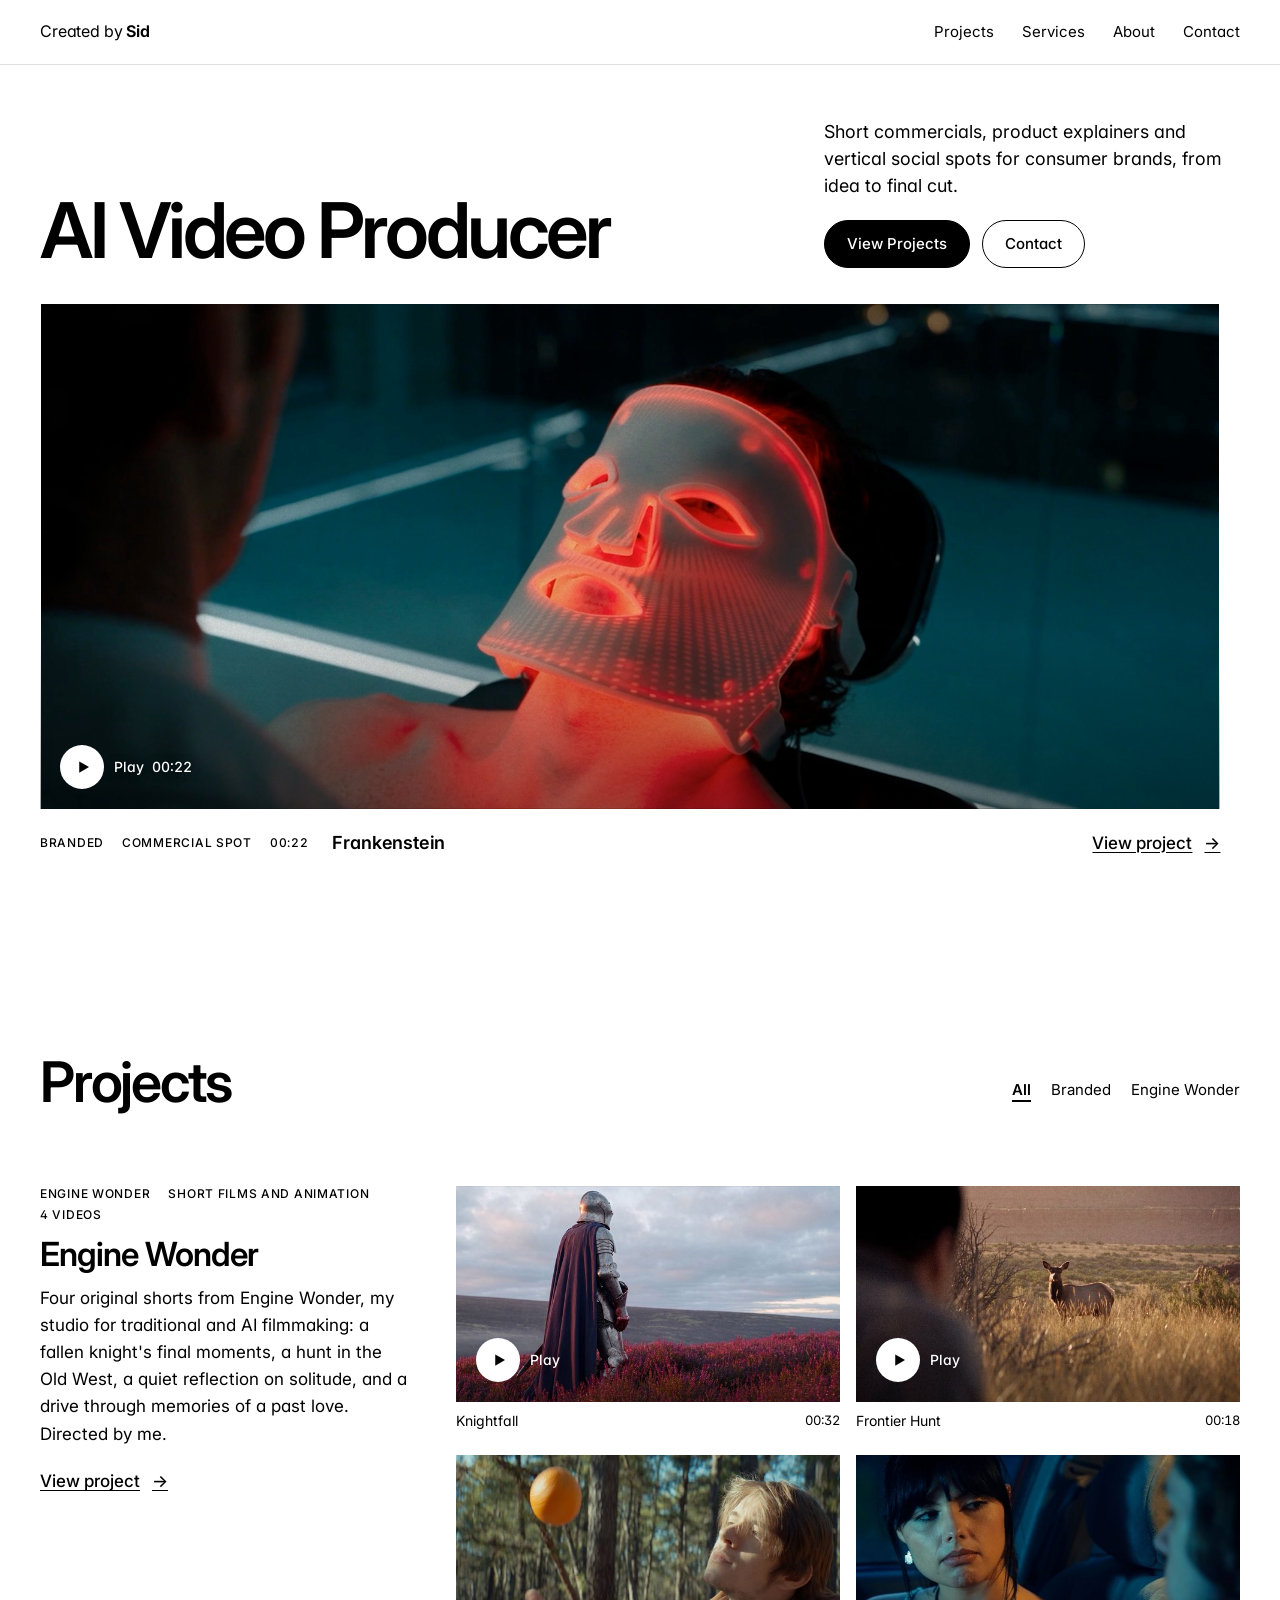
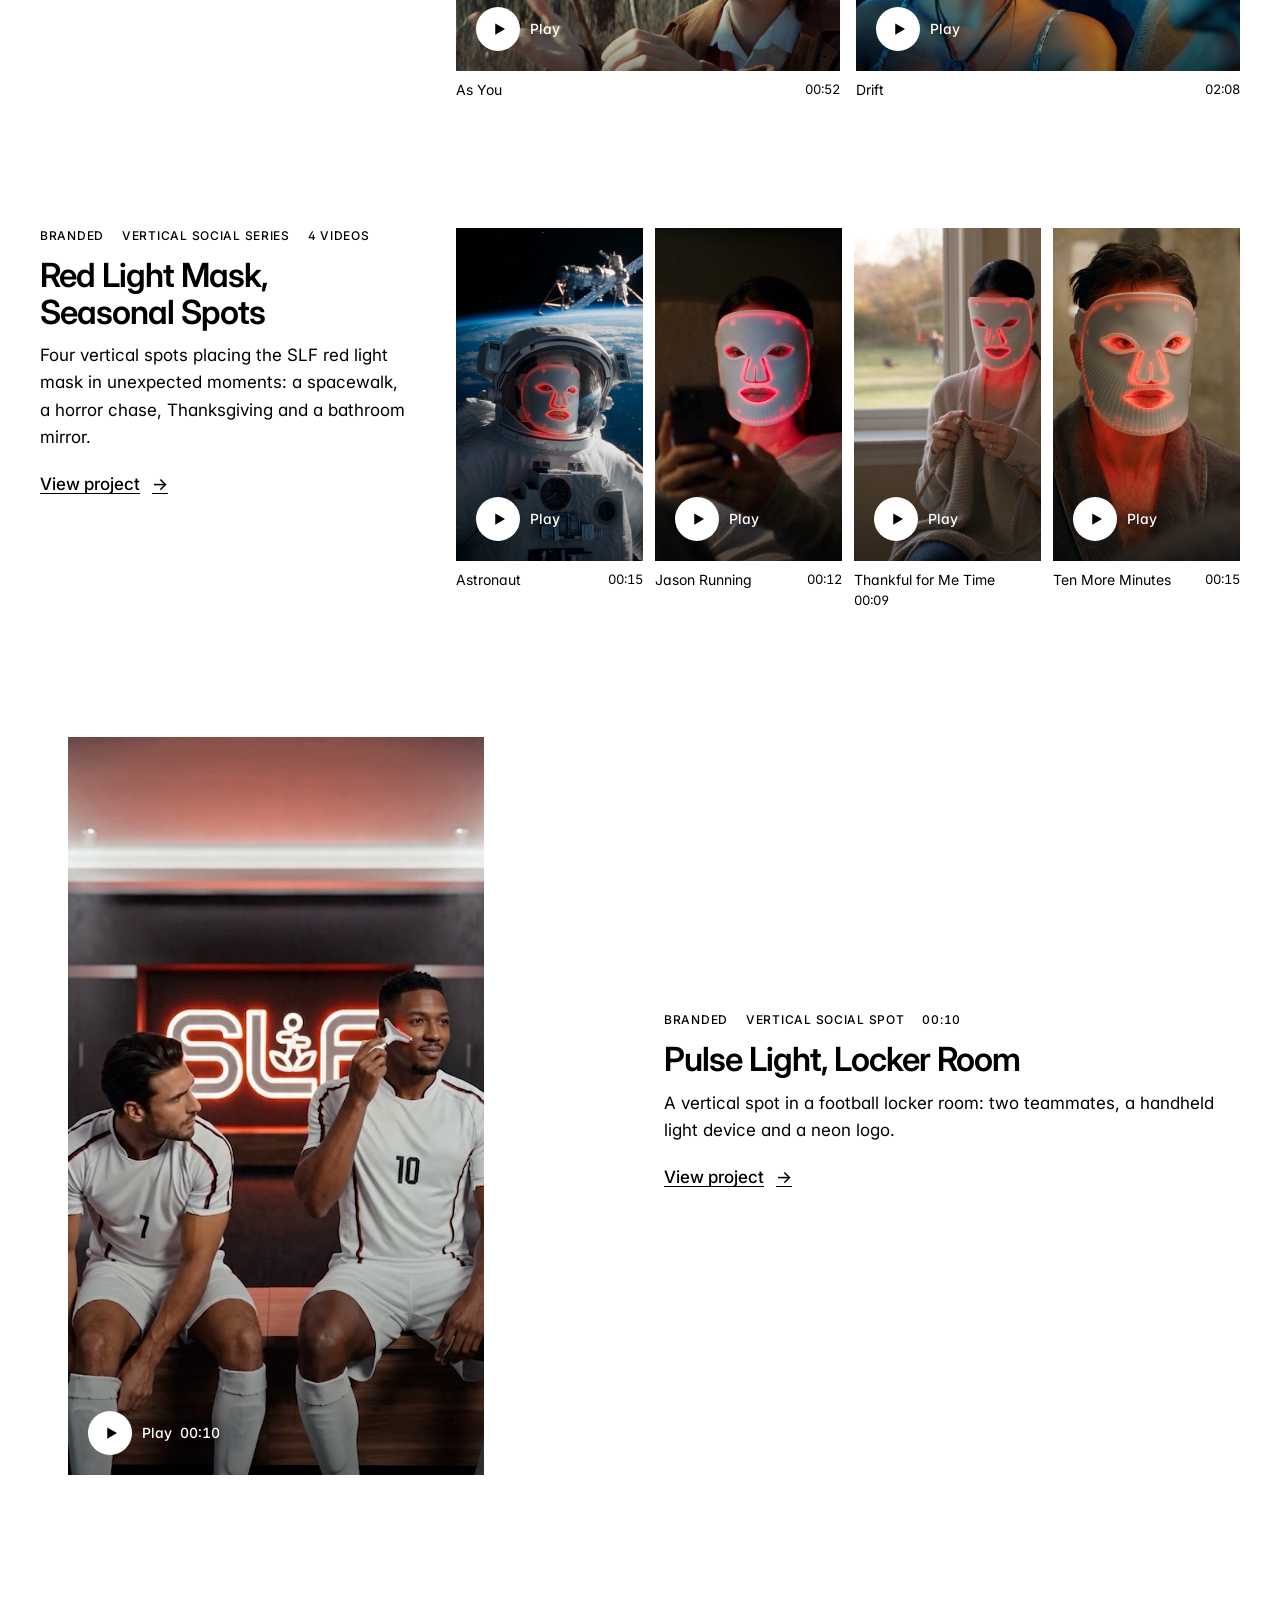
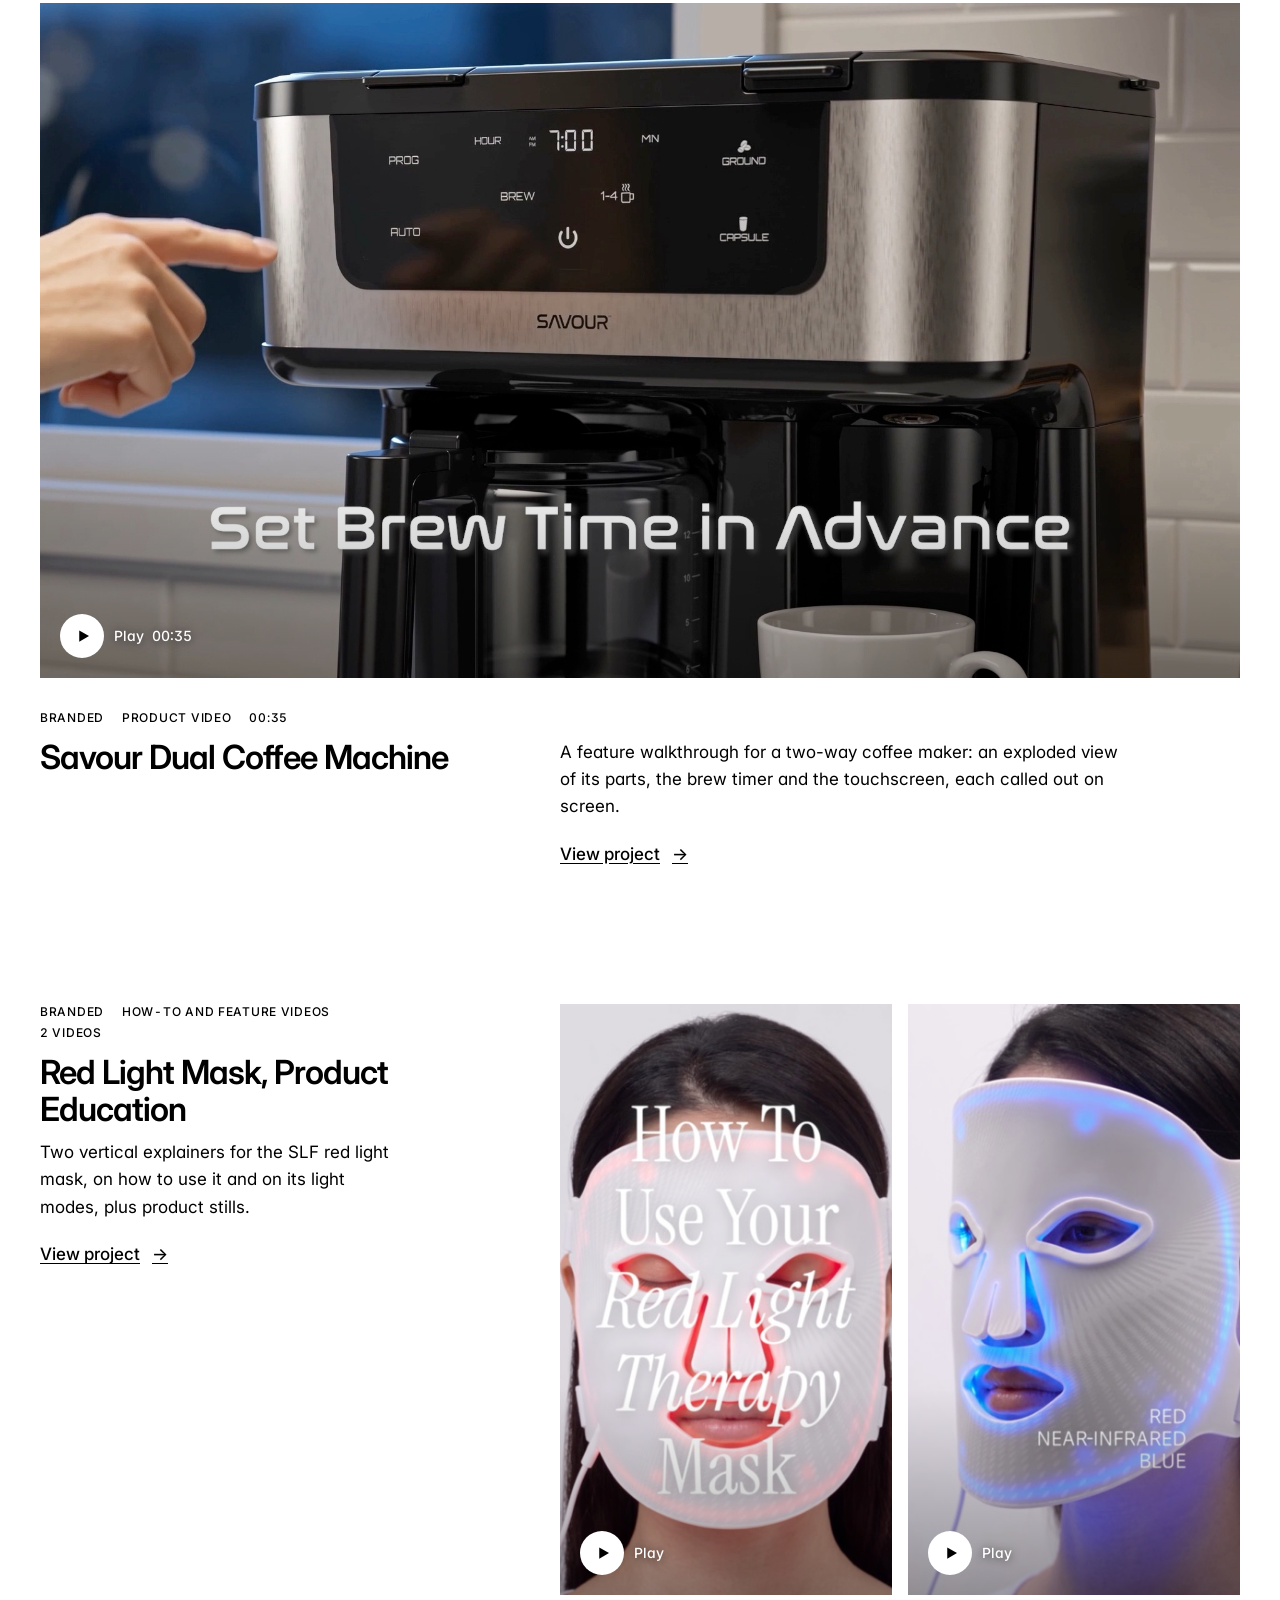
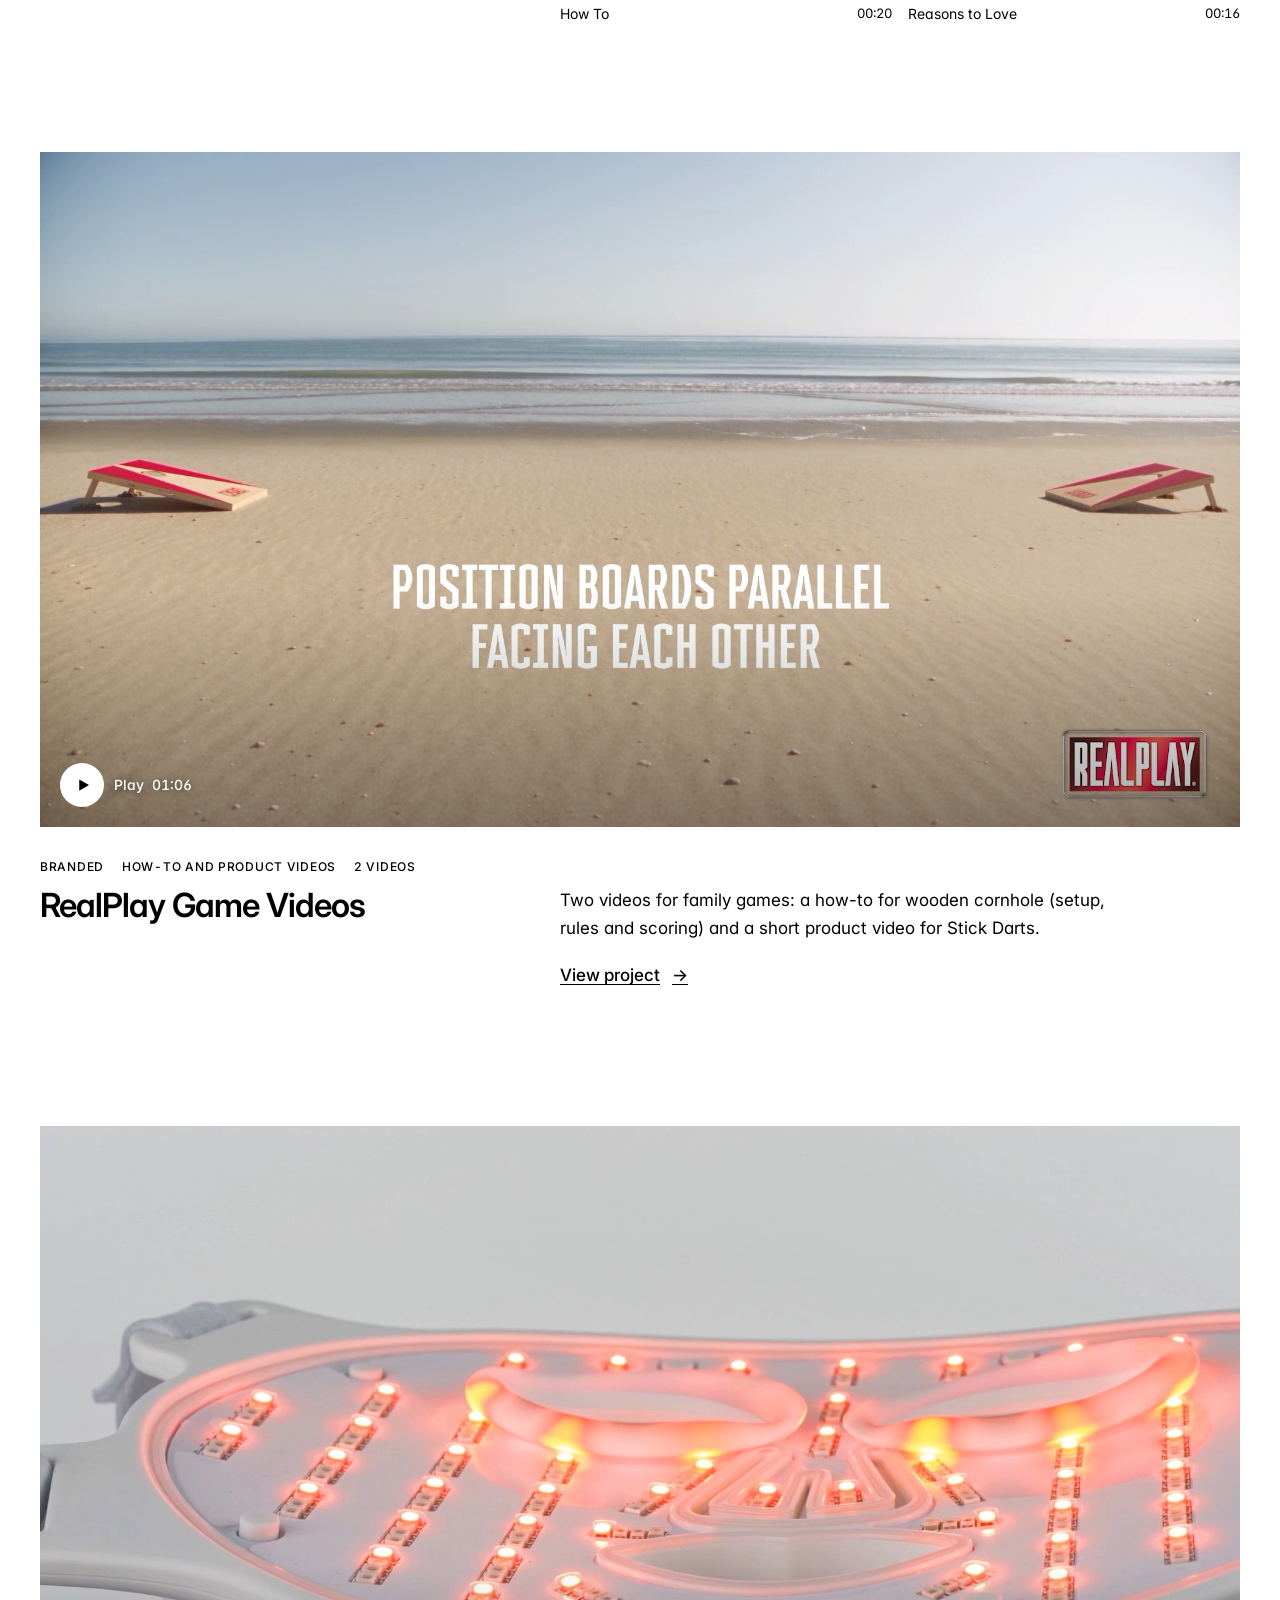
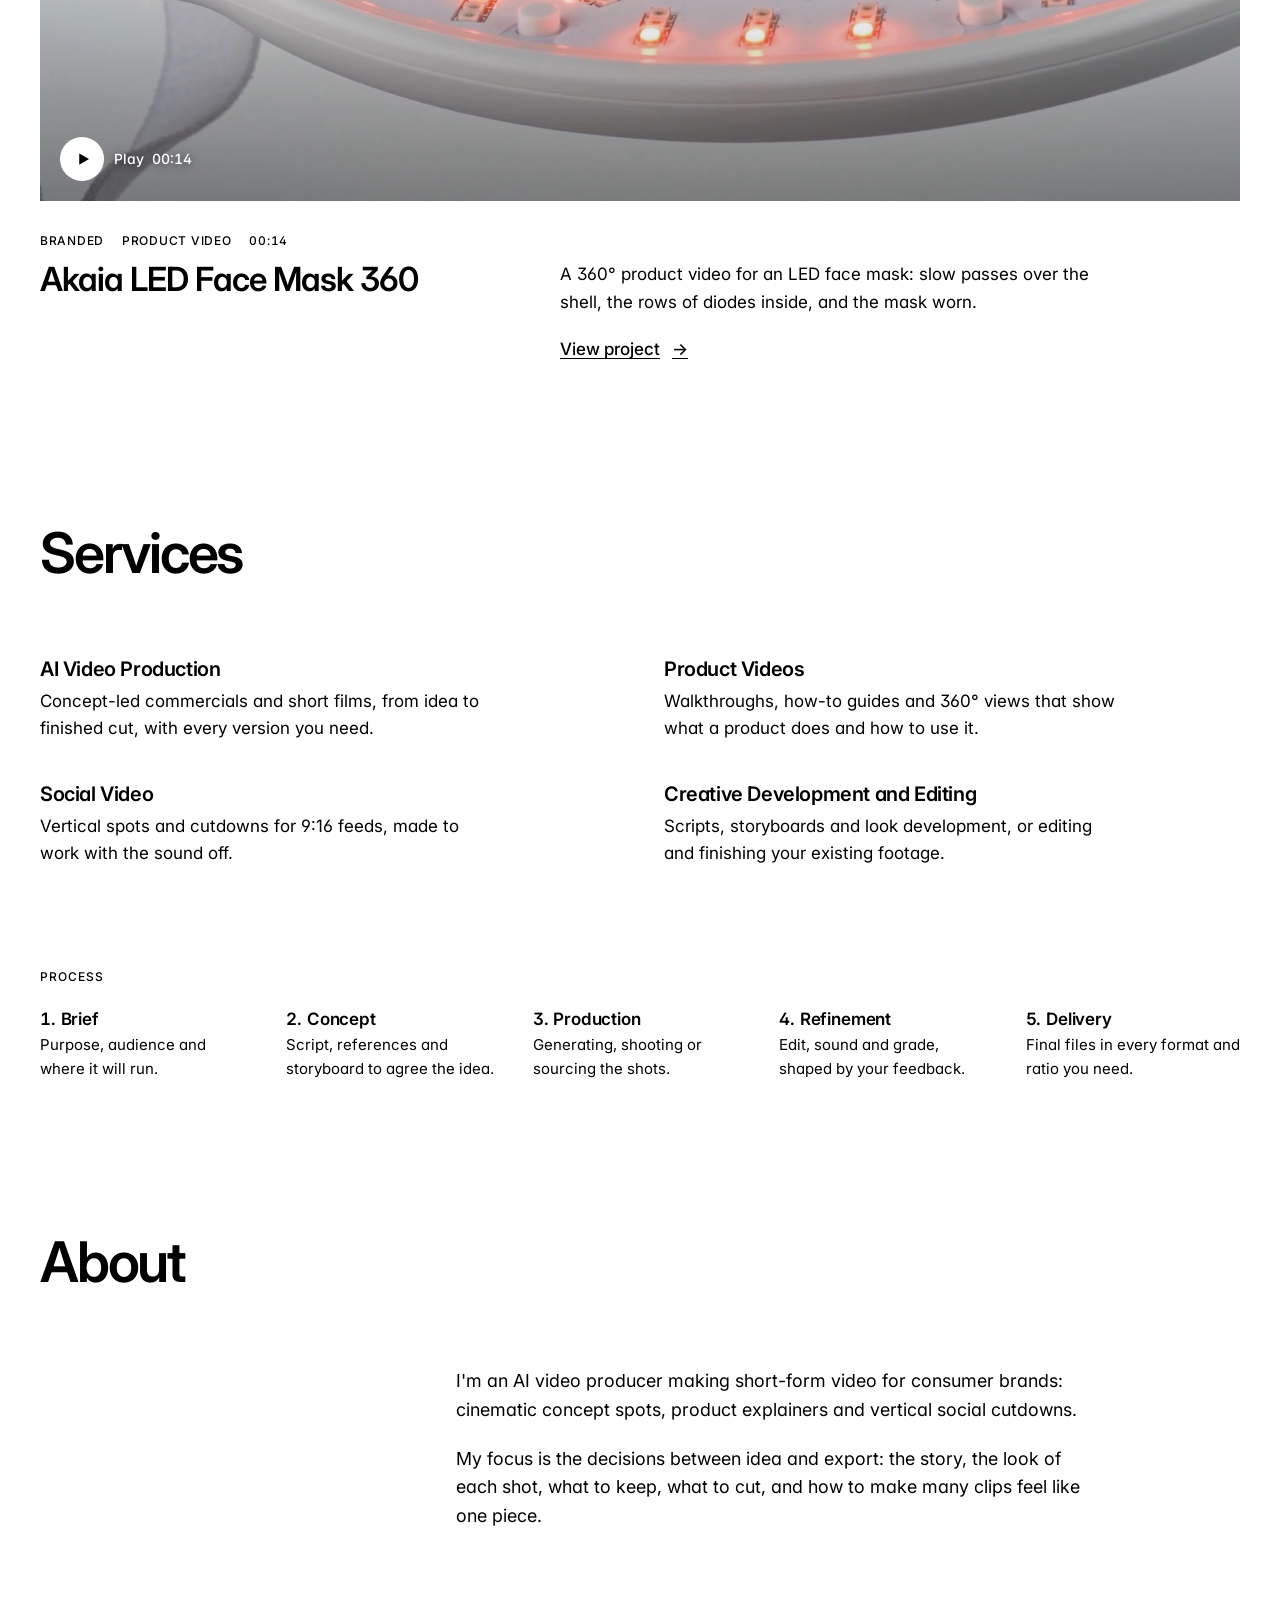
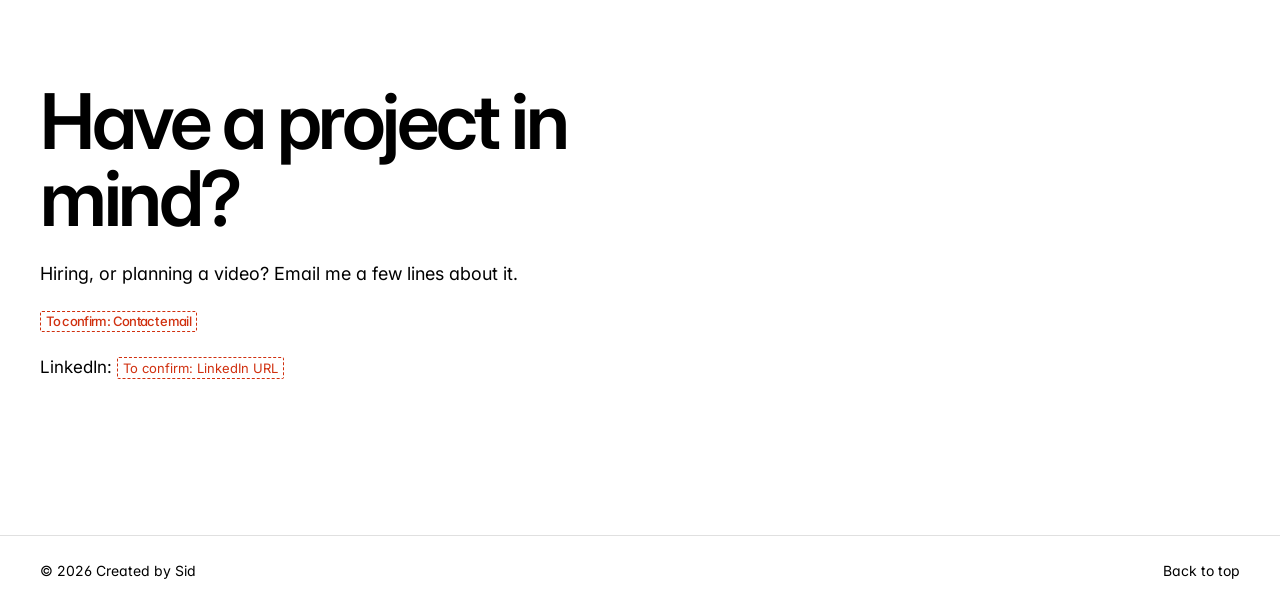
<file: index.html>
<!doctype html>
<html lang="en" class="no-js">
<head>
<meta name="robots" content="noindex, nofollow">
<meta charset="utf-8">
<meta name="viewport" content="width=device-width, initial-scale=1">
<title>Created by Sid | AI Video Producer</title>
<meta name="description" content="AI video producer making commercials, product videos, short films and animation for consumer brands.">

<meta property="og:type" content="website">
<meta property="og:site_name" content="Created by Sid">
<meta property="og:title" content="Created by Sid | AI Video Producer">
<meta property="og:description" content="AI video producer making commercials, product videos, short films and animation for consumer brands.">

<meta name="theme-color" content="#ffffff">
<link rel="icon" href="favicon.svg" type="image/svg+xml">
<link rel="preconnect" href="https://fonts.googleapis.com">
<link rel="preconnect" href="https://fonts.gstatic.com" crossorigin>
<link rel="stylesheet" href="https://fonts.googleapis.com/css2?family=Inter:wght@400..700&display=swap">
<link rel="stylesheet" href="styles.css?v=115389d5">
<script>document.documentElement.classList.replace('no-js','js')</script>
<script src="main.js?v=115389d5" defer></script>
</head>
<body>
<a class="skip" href="#main">Skip to content</a>
<header class="site-head">
  <div class="wrap site-head__in">
    <a class="brand" href="./">Created by <strong>Sid</strong></a>
    <button class="nav-toggle" type="button" aria-expanded="false" aria-controls="site-nav">Menu</button>
    <nav id="site-nav" class="nav" aria-label="Main"><ul><li><a href="#projects">Projects</a></li><li><a href="#services">Services</a></li><li><a href="#about">About</a></li><li><a href="#contact">Contact</a></li></ul></nav>
  </div>
</header>
<main id="main">
<section class="hero" aria-labelledby="hero-title">
  <div class="wrap hero__intro">
    <h1 id="hero-title" class="hero__title">AI Video Producer</h1>
    <div class="hero__aside">
      <p class="lede">Short commercials, product explainers and vertical social spots for consumer brands, from idea to final cut.</p>
      <div class="actions">
        <a class="btn btn--primary" href="#projects">View Projects</a>
        <a class="btn" href="#contact">Contact</a>
        
      </div>
    </div>
  </div>
  <div class="wrap hero__stage">
    <div class="hero__feature" style="--ar:1920/822">
      <figure class="player" style="--ar:1920/822">
  <div class="player__frame">
    <img src="media/posters/frankenstein-face-mask-commercial-t8.6-960.jpg" srcset="media/posters/frankenstein-face-mask-commercial-t8.6-960.jpg 960w, media/posters/frankenstein-face-mask-commercial-t8.6-1920.jpg 1920w" sizes="(min-width: 1360px) 1280px, calc(100vw - 2 * var(--gutter))" width="1920" height="822" alt="A patient lies back in a teal-lit laboratory wearing a glowing red LED face mask." fetchpriority="high">
    <a class="player__play" aria-label="Play video: Frankenstein, 00:22" href="media/video/frankenstein-face-mask-commercial.mp4" data-video="media/video/frankenstein-face-mask-commercial.mp4" data-poster="media/posters/frankenstein-face-mask-commercial-t8.6-1920.jpg" data-w="1920" data-h="822">
      <span class="player__btn" aria-hidden="true"><svg viewBox="0 0 24 24" width="18" height="18"><path d="M7 4.5v15l13-7.5z" fill="currentColor"/></svg></span>
      <span class="player__label">Play<span class="sr-only"> video: Frankenstein</span> <span class="num" aria-hidden="true">00:22</span></span>
    </a>
  </div>
  
</figure>
      <div class="hero__cap">
        <p class="slate"><span class="slate__cat">Branded</span><span>Commercial spot</span><span>00:22</span></p>
        <p class="hero__cap-title"><a href="projects/frankenstein/">Frankenstein</a></p>
        <a class="more" href="projects/frankenstein/">View project<span class="sr-only">: Frankenstein</span> <span aria-hidden="true">→</span></a>
      </div>
    </div>
  </div>
</section>

<section id="projects" class="section" aria-labelledby="projects-title">
  <div class="wrap">
    <header class="section__head"><h2 id="projects-title">Projects</h2><div class="filters" role="group" aria-label="Filter projects by category" hidden><button type="button" class="filter" data-filter="" aria-pressed="true">All</button><button type="button" class="filter" data-filter="Branded" aria-pressed="false">Branded</button><button type="button" class="filter" data-filter="Engine Wonder" aria-pressed="false">Engine Wonder</button></div><p class="sr-only" role="status" data-filter-status></p></header>
    <div class="projects"><article class="proj proj--grid" data-category="Engine Wonder" aria-labelledby="p-engine-wonder">
  <div class="proj__media proj__media--n4"><figure class="player" style="--ar:1280/720">
  <div class="player__frame">
    <img src="media/posters/youtube-xSB8rylkUgw-640.jpg" srcset="media/posters/youtube-xSB8rylkUgw-640.jpg 640w, media/posters/youtube-xSB8rylkUgw-1280.jpg 1280w" sizes="(min-width: 900px) 33vw, 50vw" width="1280" height="720" alt="A knight in steel armour and a dark cape stands with his sword lowered in a field of red heather under a grey dusk sky." loading="lazy" decoding="async">
    <a class="player__play" aria-label="Play video: Knightfall, 00:32" href="https://www.youtube.com/watch?v=xSB8rylkUgw" data-youtube="xSB8rylkUgw" data-poster="media/posters/youtube-xSB8rylkUgw-1280.jpg" data-w="1280" data-h="720">
      <span class="player__btn" aria-hidden="true"><svg viewBox="0 0 24 24" width="18" height="18"><path d="M7 4.5v15l13-7.5z" fill="currentColor"/></svg></span>
      <span class="player__label">Play<span class="sr-only"> video: Knightfall</span></span>
    </a>
  </div>
  <figcaption class="player__cap"><span>Knightfall</span><span class="num">00:32</span></figcaption>
</figure><figure class="player" style="--ar:1280/720">
  <div class="player__frame">
    <img src="media/posters/youtube-GrM0itQvtQ4-640.jpg" srcset="media/posters/youtube-GrM0itQvtQ4-640.jpg 640w, media/posters/youtube-GrM0itQvtQ4-1280.jpg 1280w" sizes="(min-width: 900px) 33vw, 50vw" width="1280" height="720" alt="Over a hunter&#x27;s shoulder, a deer stands in golden prairie grass, looking back at him." loading="lazy" decoding="async">
    <a class="player__play" aria-label="Play video: Frontier Hunt, 00:18" href="https://www.youtube.com/watch?v=GrM0itQvtQ4" data-youtube="GrM0itQvtQ4" data-poster="media/posters/youtube-GrM0itQvtQ4-1280.jpg" data-w="1280" data-h="720">
      <span class="player__btn" aria-hidden="true"><svg viewBox="0 0 24 24" width="18" height="18"><path d="M7 4.5v15l13-7.5z" fill="currentColor"/></svg></span>
      <span class="player__label">Play<span class="sr-only"> video: Frontier Hunt</span></span>
    </a>
  </div>
  <figcaption class="player__cap"><span>Frontier Hunt</span><span class="num">00:18</span></figcaption>
</figure><figure class="player" style="--ar:1280/720">
  <div class="player__frame">
    <img src="media/posters/youtube-jJaFH0XLEkk-640.jpg" srcset="media/posters/youtube-jJaFH0XLEkk-640.jpg 640w, media/posters/youtube-jJaFH0XLEkk-1280.jpg 1280w" sizes="(min-width: 900px) 33vw, 50vw" width="1280" height="720" alt="A young man in a forest tosses an orange into the air, eyes closed in the sunlight." loading="lazy" decoding="async">
    <a class="player__play" aria-label="Play video: As You, 00:52" href="https://www.youtube.com/watch?v=jJaFH0XLEkk" data-youtube="jJaFH0XLEkk" data-poster="media/posters/youtube-jJaFH0XLEkk-1280.jpg" data-w="1280" data-h="720">
      <span class="player__btn" aria-hidden="true"><svg viewBox="0 0 24 24" width="18" height="18"><path d="M7 4.5v15l13-7.5z" fill="currentColor"/></svg></span>
      <span class="player__label">Play<span class="sr-only"> video: As You</span></span>
    </a>
  </div>
  <figcaption class="player__cap"><span>As You</span><span class="num">00:52</span></figcaption>
</figure><figure class="player" style="--ar:1280/720">
  <div class="player__frame">
    <img src="media/posters/youtube-EpDwbWA2GkQ-640.jpg" srcset="media/posters/youtube-EpDwbWA2GkQ-640.jpg 640w, media/posters/youtube-EpDwbWA2GkQ-1280.jpg 1280w" sizes="(min-width: 900px) 33vw, 50vw" width="1280" height="720" alt="A woman with dark bangs sits in the back seat of a car at night, looking across at another passenger." loading="lazy" decoding="async">
    <a class="player__play" aria-label="Play video: Drift, 02:08" href="https://www.youtube.com/watch?v=EpDwbWA2GkQ" data-youtube="EpDwbWA2GkQ" data-poster="media/posters/youtube-EpDwbWA2GkQ-1280.jpg" data-w="1280" data-h="720">
      <span class="player__btn" aria-hidden="true"><svg viewBox="0 0 24 24" width="18" height="18"><path d="M7 4.5v15l13-7.5z" fill="currentColor"/></svg></span>
      <span class="player__label">Play<span class="sr-only"> video: Drift</span></span>
    </a>
  </div>
  <figcaption class="player__cap"><span>Drift</span><span class="num">02:08</span></figcaption>
</figure></div>
  <div class="proj__meta">
    <p class="slate"><span class="slate__cat">Engine Wonder</span><span>Short films and animation</span><span>4 videos</span></p>
    <h3 id="p-engine-wonder" class="proj__title"><a href="projects/engine-wonder/">Engine Wonder</a></h3>
    <p class="proj__summary">Four original shorts from Engine Wonder, my studio for traditional and AI filmmaking: a fallen knight&#x27;s final moments, a hunt in the Old West, a quiet reflection on solitude, and a drive through memories of a past love. Directed by me.</p>
    <a class="more" href="projects/engine-wonder/">View project<span class="sr-only">: Engine Wonder</span> <span aria-hidden="true">→</span></a>
  </div>
</article><article class="proj proj--series" data-category="Branded" aria-labelledby="p-red-light-mask-seasonal-spots">
  <div class="proj__media proj__media--n4"><figure class="player player--portrait" style="--ar:720/1280">
  <div class="player__frame">
    <img src="media/posters/red-light-mask-astronaut-1080x1920-sr-fv1-t11.3-360.jpg" srcset="media/posters/red-light-mask-astronaut-1080x1920-sr-fv1-t11.3-360.jpg 360w, media/posters/red-light-mask-astronaut-1080x1920-sr-fv1-t11.3-720.jpg 720w" sizes="(min-width: 600px) 25vw, 50vw" width="720" height="1280" alt="An astronaut above Earth, the red LED mask glowing inside the helmet visor." loading="lazy" decoding="async">
    <a class="player__play" aria-label="Play video: Astronaut, 00:15" href="media/video/red-light-mask-astronaut-1080x1920-sr-fv1.mp4" data-video="media/video/red-light-mask-astronaut-1080x1920-sr-fv1.mp4" data-poster="media/posters/red-light-mask-astronaut-1080x1920-sr-fv1-t11.3-720.jpg" data-w="720" data-h="1280">
      <span class="player__btn" aria-hidden="true"><svg viewBox="0 0 24 24" width="18" height="18"><path d="M7 4.5v15l13-7.5z" fill="currentColor"/></svg></span>
      <span class="player__label">Play<span class="sr-only"> video: Astronaut</span></span>
    </a>
  </div>
  <figcaption class="player__cap"><span>Astronaut</span><span class="num">00:15</span></figcaption>
</figure><figure class="player player--portrait" style="--ar:720/1280">
  <div class="player__frame">
    <img src="media/posters/jason-running-1080x1920-sr-v4-t5.8-360.jpg" srcset="media/posters/jason-running-1080x1920-sr-v4-t5.8-360.jpg 360w, media/posters/jason-running-1080x1920-sr-v4-t5.8-720.jpg 720w" sizes="(min-width: 600px) 25vw, 50vw" width="720" height="1280" alt="A woman on a sofa at night, wearing the glowing mask and looking at her phone." loading="lazy" decoding="async">
    <a class="player__play" aria-label="Play video: Jason Running, 00:12" href="media/video/jason-running-1080x1920-sr-v4.mp4" data-video="media/video/jason-running-1080x1920-sr-v4.mp4" data-poster="media/posters/jason-running-1080x1920-sr-v4-t5.8-720.jpg" data-w="720" data-h="1280">
      <span class="player__btn" aria-hidden="true"><svg viewBox="0 0 24 24" width="18" height="18"><path d="M7 4.5v15l13-7.5z" fill="currentColor"/></svg></span>
      <span class="player__label">Play<span class="sr-only"> video: Jason Running</span></span>
    </a>
  </div>
  <figcaption class="player__cap"><span>Jason Running</span><span class="num">00:12</span></figcaption>
</figure><figure class="player player--portrait" style="--ar:720/1280">
  <div class="player__frame">
    <img src="media/posters/thankful-for-me-time-slf-rl-mask-sr-1080x1920-fv1-t4.5-360.jpg" srcset="media/posters/thankful-for-me-time-slf-rl-mask-sr-1080x1920-fv1-t4.5-360.jpg 360w, media/posters/thankful-for-me-time-slf-rl-mask-sr-1080x1920-fv1-t4.5-720.jpg 720w" sizes="(min-width: 600px) 25vw, 50vw" width="720" height="1280" alt="A woman knits by a window wearing the glowing mask while a man chases a turkey across the lawn outside." loading="lazy" decoding="async">
    <a class="player__play" aria-label="Play video: Thankful for Me Time, 00:09" href="media/video/thankful-for-me-time-slf-rl-mask-sr-1080x1920-fv1.mp4" data-video="media/video/thankful-for-me-time-slf-rl-mask-sr-1080x1920-fv1.mp4" data-poster="media/posters/thankful-for-me-time-slf-rl-mask-sr-1080x1920-fv1-t4.5-720.jpg" data-w="720" data-h="1280">
      <span class="player__btn" aria-hidden="true"><svg viewBox="0 0 24 24" width="18" height="18"><path d="M7 4.5v15l13-7.5z" fill="currentColor"/></svg></span>
      <span class="player__label">Play<span class="sr-only"> video: Thankful for Me Time</span></span>
    </a>
  </div>
  <figcaption class="player__cap"><span>Thankful for Me Time</span><span class="num">00:09</span></figcaption>
</figure><figure class="player player--portrait" style="--ar:720/1280">
  <div class="player__frame">
    <img src="media/posters/slf-red-light-face-mask-ten-more-minutes-t3.8-360.jpg" srcset="media/posters/slf-red-light-face-mask-ten-more-minutes-t3.8-360.jpg 360w, media/posters/slf-red-light-face-mask-ten-more-minutes-t3.8-720.jpg 720w" sizes="(min-width: 600px) 25vw, 50vw" width="720" height="1280" alt="A man in a bathrobe wears the glowing mask in front of a bathroom mirror." loading="lazy" decoding="async">
    <a class="player__play" aria-label="Play video: Ten More Minutes, 00:15" href="media/video/slf-red-light-face-mask-ten-more-minutes.mp4" data-video="media/video/slf-red-light-face-mask-ten-more-minutes.mp4" data-poster="media/posters/slf-red-light-face-mask-ten-more-minutes-t3.8-720.jpg" data-w="720" data-h="1280">
      <span class="player__btn" aria-hidden="true"><svg viewBox="0 0 24 24" width="18" height="18"><path d="M7 4.5v15l13-7.5z" fill="currentColor"/></svg></span>
      <span class="player__label">Play<span class="sr-only"> video: Ten More Minutes</span></span>
    </a>
  </div>
  <figcaption class="player__cap"><span>Ten More Minutes</span><span class="num">00:15</span></figcaption>
</figure></div>
  <div class="proj__meta">
    <p class="slate"><span class="slate__cat">Branded</span><span>Vertical social series</span><span>4 videos</span></p>
    <h3 id="p-red-light-mask-seasonal-spots" class="proj__title"><a href="projects/red-light-mask-seasonal-spots/">Red Light Mask, Seasonal Spots</a></h3>
    <p class="proj__summary">Four vertical spots placing the SLF red light mask in unexpected moments: a spacewalk, a horror chase, Thanksgiving and a bathroom mirror.</p>
    <a class="more" href="projects/red-light-mask-seasonal-spots/">View project<span class="sr-only">: Red Light Mask, Seasonal Spots</span> <span aria-hidden="true">→</span></a>
  </div>
</article><article class="proj proj--tall" data-category="Branded" aria-labelledby="p-pulse-light-locker-room">
  <div class="proj__media proj__media--n1"><figure class="player player--portrait" style="--ar:720/1280">
  <div class="player__frame">
    <img src="media/posters/pulse-light-locker-room-v1-t0.4-360.jpg" srcset="media/posters/pulse-light-locker-room-v1-t0.4-360.jpg 360w, media/posters/pulse-light-locker-room-v1-t0.4-720.jpg 720w" sizes="(min-width: 900px) 420px, 100vw" width="720" height="1280" alt="Two footballers in white kits sit on a locker-room bench under a red neon logo; one holds a small handheld device." loading="lazy" decoding="async">
    <a class="player__play" aria-label="Play video: Locker Room, 00:10" href="media/video/pulse-light-locker-room-v1.mp4" data-video="media/video/pulse-light-locker-room-v1.mp4" data-poster="media/posters/pulse-light-locker-room-v1-t0.4-720.jpg" data-w="720" data-h="1280">
      <span class="player__btn" aria-hidden="true"><svg viewBox="0 0 24 24" width="18" height="18"><path d="M7 4.5v15l13-7.5z" fill="currentColor"/></svg></span>
      <span class="player__label">Play<span class="sr-only"> video: Locker Room</span> <span class="num" aria-hidden="true">00:10</span></span>
    </a>
  </div>
  
</figure></div>
  <div class="proj__meta">
    <p class="slate"><span class="slate__cat">Branded</span><span>Vertical social spot</span><span>00:10</span></p>
    <h3 id="p-pulse-light-locker-room" class="proj__title"><a href="projects/pulse-light-locker-room/">Pulse Light, Locker Room</a></h3>
    <p class="proj__summary">A vertical spot in a football locker room: two teammates, a handheld light device and a neon logo.</p>
    <a class="more" href="projects/pulse-light-locker-room/">View project<span class="sr-only">: Pulse Light, Locker Room</span> <span aria-hidden="true">→</span></a>
  </div>
</article><article class="proj proj--wide" data-category="Branded" aria-labelledby="p-savour-dual-coffee-machine">
  <div class="proj__media proj__media--n1"><figure class="player" style="--ar:1920/1080">
  <div class="player__frame">
    <img src="media/posters/30385-savour-dual-cm-1920x1080-fv1-t17.4-960.jpg" srcset="media/posters/30385-savour-dual-cm-1920x1080-fv1-t17.4-960.jpg 960w, media/posters/30385-savour-dual-cm-1920x1080-fv1-t17.4-1920.jpg 1920w" sizes="(min-width: 1360px) 1280px, calc(100vw - 2 * var(--gutter))" width="1920" height="1080" alt="A finger presses the touchscreen on a stainless-steel coffee machine; caption reads &#x27;Set Brew Time in Advance&#x27;." loading="lazy" decoding="async">
    <a class="player__play" aria-label="Play video: Dual Coffee Machine, 00:35" href="media/video/30385-savour-dual-cm-1920x1080-fv1.mp4" data-video="media/video/30385-savour-dual-cm-1920x1080-fv1.mp4" data-poster="media/posters/30385-savour-dual-cm-1920x1080-fv1-t17.4-1920.jpg" data-w="1920" data-h="1080">
      <span class="player__btn" aria-hidden="true"><svg viewBox="0 0 24 24" width="18" height="18"><path d="M7 4.5v15l13-7.5z" fill="currentColor"/></svg></span>
      <span class="player__label">Play<span class="sr-only"> video: Dual Coffee Machine</span> <span class="num" aria-hidden="true">00:35</span></span>
    </a>
  </div>
  
</figure></div>
  <div class="proj__meta">
    <p class="slate"><span class="slate__cat">Branded</span><span>Product video</span><span>00:35</span></p>
    <h3 id="p-savour-dual-coffee-machine" class="proj__title"><a href="projects/savour-dual-coffee-machine/">Savour Dual Coffee Machine</a></h3>
    <p class="proj__summary">A feature walkthrough for a two-way coffee maker: an exploded view of its parts, the brew timer and the touchscreen, each called out on screen.</p>
    <a class="more" href="projects/savour-dual-coffee-machine/">View project<span class="sr-only">: Savour Dual Coffee Machine</span> <span aria-hidden="true">→</span></a>
  </div>
</article><article class="proj proj--pair" data-category="Branded" aria-labelledby="p-red-light-mask-product-education">
  <div class="proj__media proj__media--n2"><figure class="player player--portrait" style="--ar:720/1280">
  <div class="player__frame">
    <img src="media/posters/30490-slf-rl-face-mask-how-to-1080x1920-sr-fv1-t1-360.jpg" srcset="media/posters/30490-slf-rl-face-mask-how-to-1080x1920-sr-fv1-t1-360.jpg 360w, media/posters/30490-slf-rl-face-mask-how-to-1080x1920-sr-fv1-t1-720.jpg 720w" sizes="(min-width: 600px) 25vw, 50vw" width="720" height="1280" alt="Title card &#x27;How To Use Your Red Light Therapy Mask&#x27; over a woman wearing the mask." loading="lazy" decoding="async">
    <a class="player__play" aria-label="Play video: How To, 00:20" href="media/video/30490-slf-rl-face-mask-how-to-1080x1920-sr-fv1.mp4" data-video="media/video/30490-slf-rl-face-mask-how-to-1080x1920-sr-fv1.mp4" data-poster="media/posters/30490-slf-rl-face-mask-how-to-1080x1920-sr-fv1-t1-720.jpg" data-w="720" data-h="1280">
      <span class="player__btn" aria-hidden="true"><svg viewBox="0 0 24 24" width="18" height="18"><path d="M7 4.5v15l13-7.5z" fill="currentColor"/></svg></span>
      <span class="player__label">Play<span class="sr-only"> video: How To</span></span>
    </a>
  </div>
  <figcaption class="player__cap"><span>How To</span><span class="num">00:20</span></figcaption>
</figure><figure class="player player--portrait" style="--ar:720/1280">
  <div class="player__frame">
    <img src="media/posters/reasons-to-love-face-mask-1080x1920-sr-fv1-t11.8-360.jpg" srcset="media/posters/reasons-to-love-face-mask-1080x1920-sr-fv1-t11.8-360.jpg 360w, media/posters/reasons-to-love-face-mask-1080x1920-sr-fv1-t11.8-720.jpg 720w" sizes="(min-width: 600px) 25vw, 50vw" width="720" height="1280" alt="A woman wears the mask lit in blue, with labels for red, near-infrared and blue light." loading="lazy" decoding="async">
    <a class="player__play" aria-label="Play video: Reasons to Love, 00:16" href="media/video/reasons-to-love-face-mask-1080x1920-sr-fv1.mp4" data-video="media/video/reasons-to-love-face-mask-1080x1920-sr-fv1.mp4" data-poster="media/posters/reasons-to-love-face-mask-1080x1920-sr-fv1-t11.8-720.jpg" data-w="720" data-h="1280">
      <span class="player__btn" aria-hidden="true"><svg viewBox="0 0 24 24" width="18" height="18"><path d="M7 4.5v15l13-7.5z" fill="currentColor"/></svg></span>
      <span class="player__label">Play<span class="sr-only"> video: Reasons to Love</span></span>
    </a>
  </div>
  <figcaption class="player__cap"><span>Reasons to Love</span><span class="num">00:16</span></figcaption>
</figure></div>
  <div class="proj__meta">
    <p class="slate"><span class="slate__cat">Branded</span><span>How-to and feature videos</span><span>2 videos</span></p>
    <h3 id="p-red-light-mask-product-education" class="proj__title"><a href="projects/red-light-mask-product-education/">Red Light Mask, Product Education</a></h3>
    <p class="proj__summary">Two vertical explainers for the SLF red light mask, on how to use it and on its light modes, plus product stills.</p>
    <a class="more" href="projects/red-light-mask-product-education/">View project<span class="sr-only">: Red Light Mask, Product Education</span> <span aria-hidden="true">→</span></a>
  </div>
</article><article class="proj proj--wide" data-category="Branded" aria-labelledby="p-realplay-game-videos">
  <div class="proj__media proj__media--n1"><figure class="player" style="--ar:1920/1080">
  <div class="player__frame">
    <img src="media/posters/30692-wooden-cornhole-how-to-1920x1080-sr-fv1-t16.5-960.jpg" srcset="media/posters/30692-wooden-cornhole-how-to-1920x1080-sr-fv1-t16.5-960.jpg 960w, media/posters/30692-wooden-cornhole-how-to-1920x1080-sr-fv1-t16.5-1920.jpg 1920w" sizes="(min-width: 1360px) 1280px, calc(100vw - 2 * var(--gutter))" width="1920" height="1080" alt="Two red-and-white cornhole boards facing each other on a beach; caption reads &#x27;Position boards parallel, facing each other&#x27;." loading="lazy" decoding="async">
    <a class="player__play" aria-label="Play video: Wooden Cornhole, How To, 01:06" href="media/video/30692-wooden-cornhole-how-to-1920x1080-sr-fv1.mp4" data-video="media/video/30692-wooden-cornhole-how-to-1920x1080-sr-fv1.mp4" data-poster="media/posters/30692-wooden-cornhole-how-to-1920x1080-sr-fv1-t16.5-1920.jpg" data-w="1920" data-h="1080">
      <span class="player__btn" aria-hidden="true"><svg viewBox="0 0 24 24" width="18" height="18"><path d="M7 4.5v15l13-7.5z" fill="currentColor"/></svg></span>
      <span class="player__label">Play<span class="sr-only"> video: Wooden Cornhole, How To</span> <span class="num" aria-hidden="true">01:06</span></span>
    </a>
  </div>
  
</figure></div>
  <div class="proj__meta">
    <p class="slate"><span class="slate__cat">Branded</span><span>How-to and product videos</span><span>2 videos</span></p>
    <h3 id="p-realplay-game-videos" class="proj__title"><a href="projects/realplay-game-videos/">RealPlay Game Videos</a></h3>
    <p class="proj__summary">Two videos for family games: a how-to for wooden cornhole (setup, rules and scoring) and a short product video for Stick Darts.</p>
    <a class="more" href="projects/realplay-game-videos/">View project<span class="sr-only">: RealPlay Game Videos</span> <span aria-hidden="true">→</span></a>
  </div>
</article><article class="proj proj--wide" data-category="Branded" aria-labelledby="p-akaia-led-face-mask-360">
  <div class="proj__media proj__media--n1"><figure class="player" style="--ar:1920/1080">
  <div class="player__frame">
    <img src="media/posters/30917-akaia-led-face-mask-360-1920x1080-sr-fv1-t7.2-960.jpg" srcset="media/posters/30917-akaia-led-face-mask-360-1920x1080-sr-fv1-t7.2-960.jpg 960w, media/posters/30917-akaia-led-face-mask-360-1920x1080-sr-fv1-t7.2-1920.jpg 1920w" sizes="(min-width: 1360px) 1280px, calc(100vw - 2 * var(--gutter))" width="1920" height="1080" alt="Close-up of the inside of a white LED face mask with rows of glowing red diodes." loading="lazy" decoding="async">
    <a class="player__play" aria-label="Play video: Akaia LED Face Mask 360, 00:14" href="media/video/30917-akaia-led-face-mask-360-1920x1080-sr-fv1.mp4" data-video="media/video/30917-akaia-led-face-mask-360-1920x1080-sr-fv1.mp4" data-poster="media/posters/30917-akaia-led-face-mask-360-1920x1080-sr-fv1-t7.2-1920.jpg" data-w="1920" data-h="1080">
      <span class="player__btn" aria-hidden="true"><svg viewBox="0 0 24 24" width="18" height="18"><path d="M7 4.5v15l13-7.5z" fill="currentColor"/></svg></span>
      <span class="player__label">Play<span class="sr-only"> video: Akaia LED Face Mask 360</span> <span class="num" aria-hidden="true">00:14</span></span>
    </a>
  </div>
  
</figure></div>
  <div class="proj__meta">
    <p class="slate"><span class="slate__cat">Branded</span><span>Product video</span><span>00:14</span></p>
    <h3 id="p-akaia-led-face-mask-360" class="proj__title"><a href="projects/akaia-led-face-mask-360/">Akaia LED Face Mask 360</a></h3>
    <p class="proj__summary">A 360° product video for an LED face mask: slow passes over the shell, the rows of diodes inside, and the mask worn.</p>
    <a class="more" href="projects/akaia-led-face-mask-360/">View project<span class="sr-only">: Akaia LED Face Mask 360</span> <span aria-hidden="true">→</span></a>
  </div>
</article></div>
  </div>
</section>
<section id="services" class="section" aria-labelledby="services-title">
  <div class="wrap">
    <header class="section__head"><h2 id="services-title">Services</h2></header>
    <ul class="services"><li><h3>AI Video Production</h3><p>Concept-led commercials and short films, from idea to finished cut, with every version you need.</p></li><li><h3>Product Videos</h3><p>Walkthroughs, how-to guides and 360° views that show what a product does and how to use it.</p></li><li><h3>Social Video</h3><p>Vertical spots and cutdowns for 9:16 feeds, made to work with the sound off.</p></li><li><h3>Creative Development and Editing</h3><p>Scripts, storyboards and look development, or editing and finishing your existing footage.</p></li></ul>
    <h3 class="label process__label">Process</h3>
    <ol class="process"><li><h3>Brief</h3><p>Purpose, audience and where it will run.</p></li><li><h3>Concept</h3><p>Script, references and storyboard to agree the idea.</p></li><li><h3>Production</h3><p>Generating, shooting or sourcing the shots.</p></li><li><h3>Refinement</h3><p>Edit, sound and grade, shaped by your feedback.</p></li><li><h3>Delivery</h3><p>Final files in every format and ratio you need.</p></li></ol>
  </div>
</section>
<section id="about" class="section" aria-labelledby="about-title">
  <div class="wrap about">
    <header class="section__head"><h2 id="about-title">About</h2></header>
    <div class="about__body">
      
      <p>I&#x27;m an AI video producer making short-form video for consumer brands: cinematic concept spots, product explainers and vertical social cutdowns.</p><p>My focus is the decisions between idea and export: the story, the look of each shot, what to keep, what to cut, and how to make many clips feel like one piece.</p>
      
    </div>
  </div>
</section>
<section id="contact" class="section contact" aria-labelledby="contact-title">
  <div class="wrap">
    <h2 id="contact-title" class="contact__title">Have a project in mind?</h2>
    <p class="contact__body">Hiring, or planning a video? Email me a few lines about it.</p>
    <p class="email"><span class="todo">To confirm: Contact email</span></p>
    <ul class="links"><li>LinkedIn: <span class="todo">To confirm: LinkedIn URL</span></li></ul>
  </div>
</section>
</main>
<footer class="site-foot">
  <div class="wrap site-foot__in">
    <p>© 2026 Created by Sid</p>
    <a href="#main">Back to top</a>
  </div>
</footer>
</body>
</html>
</file>
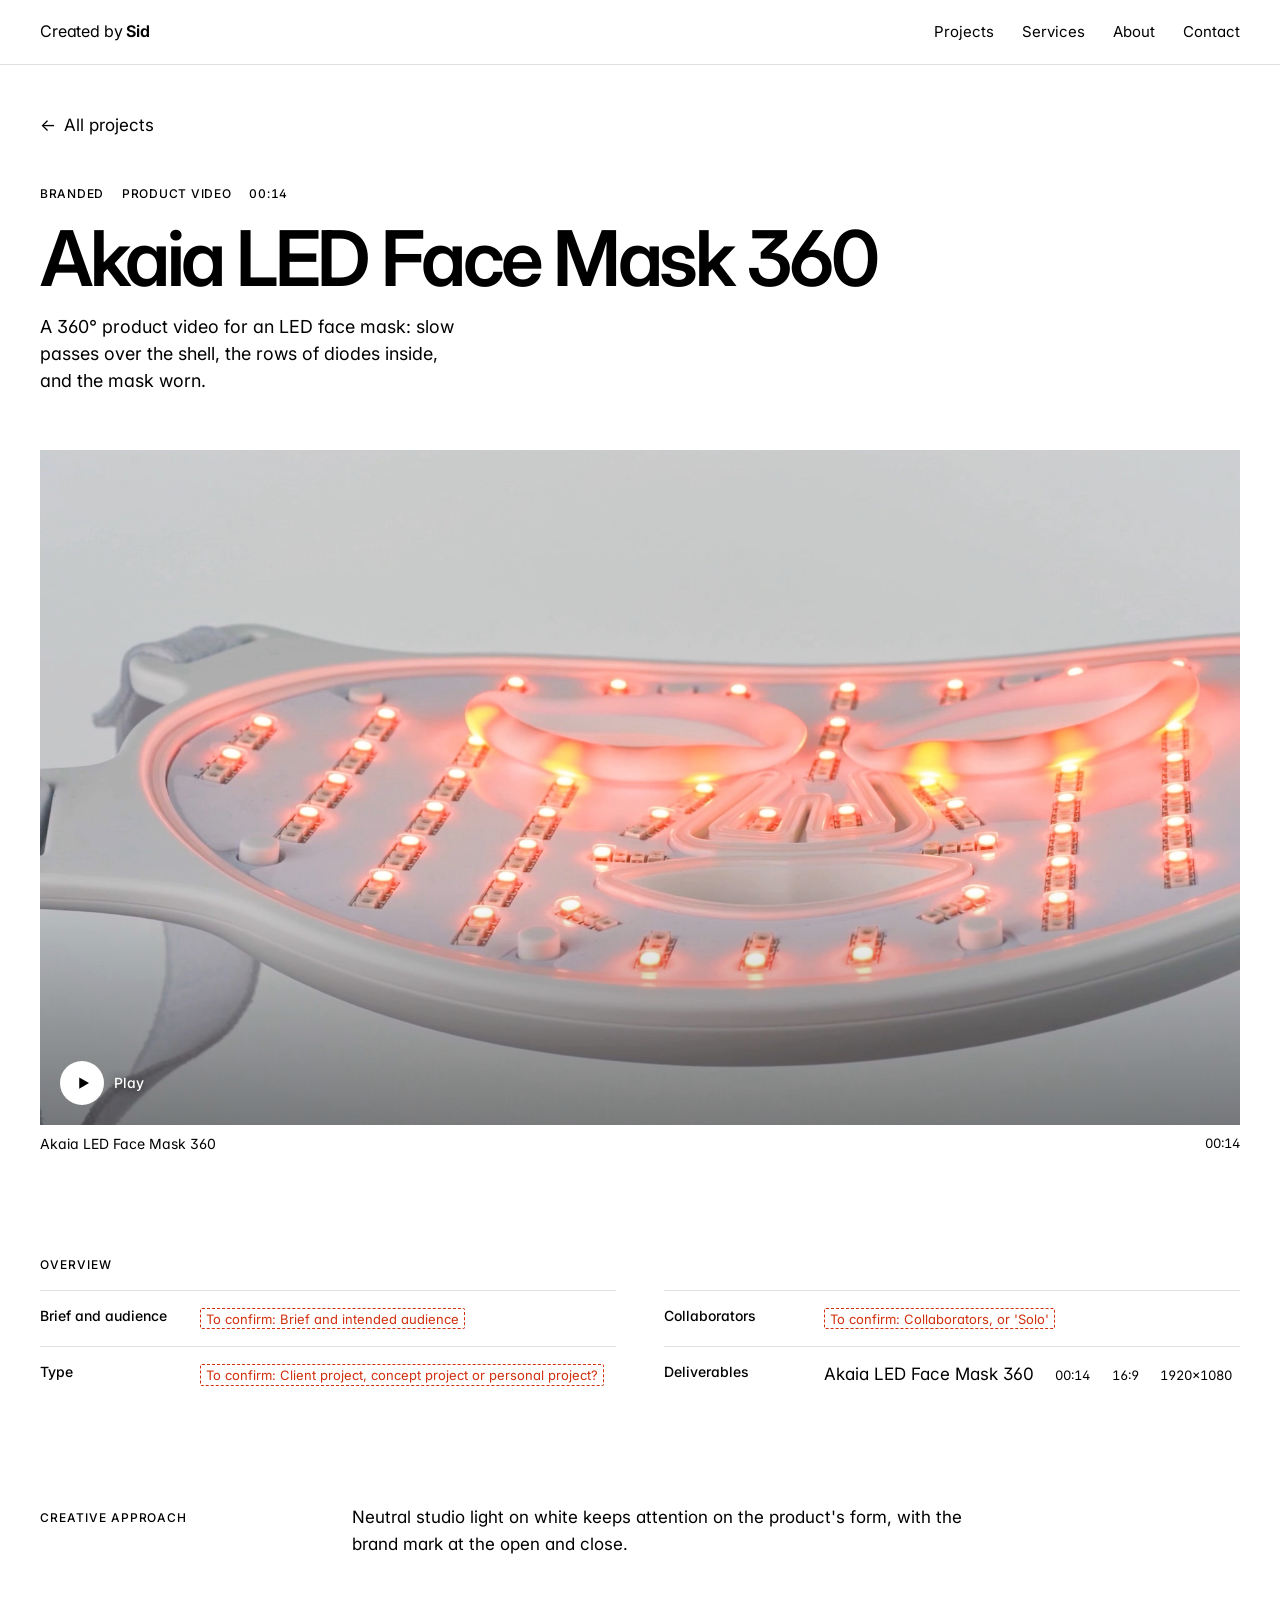
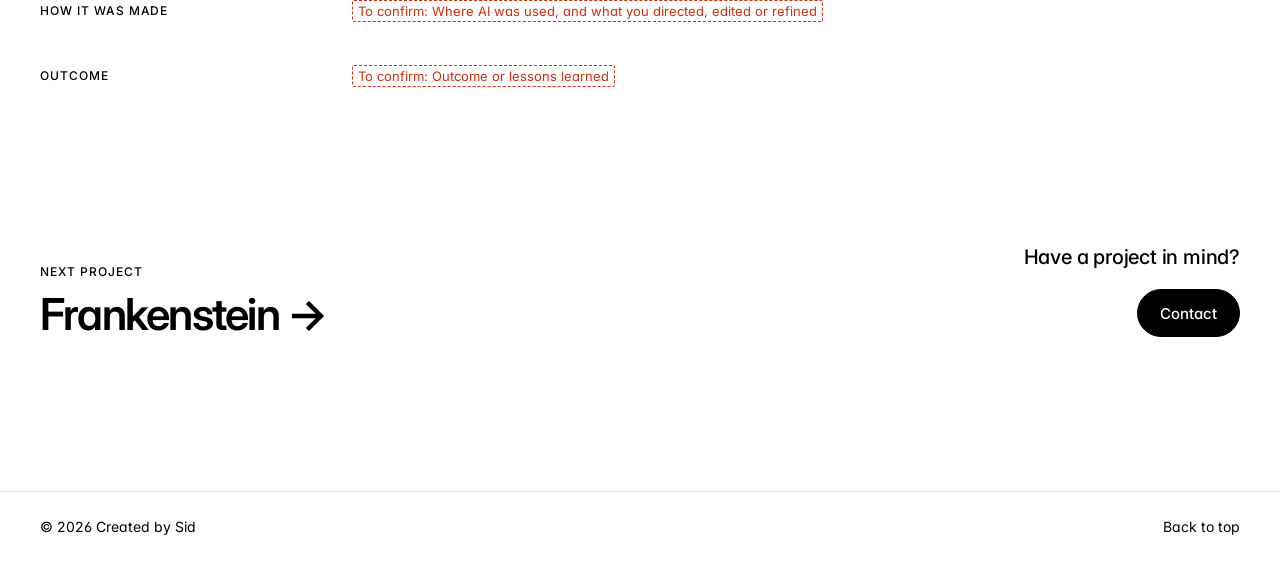
<file: projects/akaia-led-face-mask-360/index.html>
<!doctype html>
<html lang="en" class="no-js">
<head>
<meta name="robots" content="noindex, nofollow">
<meta charset="utf-8">
<meta name="viewport" content="width=device-width, initial-scale=1">
<title>Akaia LED Face Mask 360 | Created by Sid</title>
<meta name="description" content="A 360° product video for an LED face mask: slow passes over the shell, the rows of diodes inside, and the mask worn.">

<meta property="og:type" content="website">
<meta property="og:site_name" content="Created by Sid">
<meta property="og:title" content="Akaia LED Face Mask 360 | Created by Sid">
<meta property="og:description" content="A 360° product video for an LED face mask: slow passes over the shell, the rows of diodes inside, and the mask worn.">

<meta name="theme-color" content="#ffffff">
<link rel="icon" href="../../favicon.svg" type="image/svg+xml">
<link rel="preconnect" href="https://fonts.googleapis.com">
<link rel="preconnect" href="https://fonts.gstatic.com" crossorigin>
<link rel="stylesheet" href="https://fonts.googleapis.com/css2?family=Inter:wght@400..700&display=swap">
<link rel="stylesheet" href="../../styles.css?v=115389d5">
<script>document.documentElement.classList.replace('no-js','js')</script>
<script src="../../main.js?v=115389d5" defer></script>
</head>
<body>
<a class="skip" href="#main">Skip to content</a>
<header class="site-head">
  <div class="wrap site-head__in">
    <a class="brand" href="../../">Created by <strong>Sid</strong></a>
    <button class="nav-toggle" type="button" aria-expanded="false" aria-controls="site-nav">Menu</button>
    <nav id="site-nav" class="nav" aria-label="Main"><ul><li><a href="../../#projects">Projects</a></li><li><a href="../../#services">Services</a></li><li><a href="../../#about">About</a></li><li><a href="../../#contact">Contact</a></li></ul></nav>
  </div>
</header>
<main id="main">
<article class="case">
  <div class="wrap">
    <p class="crumbs"><a href="../../#projects"><span aria-hidden="true">←</span> All projects</a></p>
    <header class="case__head">
      <p class="slate"><span class="slate__cat">Branded</span><span>Product video</span><span>00:14</span></p>
      <h1 class="case__title">Akaia LED Face Mask 360</h1>
      <p class="lede">A 360° product video for an LED face mask: slow passes over the shell, the rows of diodes inside, and the mask worn.</p>
    </header>
    <div class="case__media case__media--wide proj__media--n1"><figure class="player" style="--ar:1920/1080">
  <div class="player__frame">
    <img src="../../media/posters/30917-akaia-led-face-mask-360-1920x1080-sr-fv1-t7.2-960.jpg" srcset="../../media/posters/30917-akaia-led-face-mask-360-1920x1080-sr-fv1-t7.2-960.jpg 960w, ../../media/posters/30917-akaia-led-face-mask-360-1920x1080-sr-fv1-t7.2-1920.jpg 1920w" sizes="(min-width: 1360px) 1280px, calc(100vw - 2 * var(--gutter))" width="1920" height="1080" alt="Close-up of the inside of a white LED face mask with rows of glowing red diodes." fetchpriority="high">
    <a class="player__play" aria-label="Play video: Akaia LED Face Mask 360, 00:14" href="../../media/video/30917-akaia-led-face-mask-360-1920x1080-sr-fv1.mp4" data-video="../../media/video/30917-akaia-led-face-mask-360-1920x1080-sr-fv1.mp4" data-poster="../../media/posters/30917-akaia-led-face-mask-360-1920x1080-sr-fv1-t7.2-1920.jpg" data-w="1920" data-h="1080">
      <span class="player__btn" aria-hidden="true"><svg viewBox="0 0 24 24" width="18" height="18"><path d="M7 4.5v15l13-7.5z" fill="currentColor"/></svg></span>
      <span class="player__label">Play<span class="sr-only"> video: Akaia LED Face Mask 360</span></span>
    </a>
  </div>
  <figcaption class="player__cap"><span>Akaia LED Face Mask 360</span><span class="num">00:14</span></figcaption>
</figure></div>
    <section class="case__sec case__overview" aria-labelledby="ov-title">
      <h2 id="ov-title" class="label">Overview</h2>
      <dl class="overview"><div><dt>Brief and audience</dt><dd><span class="todo">To confirm: Brief and intended audience</span></dd></div><div><dt>Collaborators</dt><dd><span class="todo">To confirm: Collaborators, or &#x27;Solo&#x27;</span></dd></div><div><dt>Type</dt><dd><span class="todo">To confirm: Client project, concept project or personal project?</span></dd></div><div><dt>Deliverables</dt><dd><ul class="plain"><li><span>Akaia LED Face Mask 360</span><span class="num">00:14</span><span class="num">16:9</span><span class="num">1920×1080</span></li></ul></dd></div></dl>
    </section>
    <section class="case__sec case__text" aria-labelledby="ap-title">
      <h2 id="ap-title" class="label">Creative approach</h2>
      <div><p>Neutral studio light on white keeps attention on the product&#x27;s form, with the brand mark at the open and close.</p></div>
      <h2 class="label">How it was made</h2>
      <div><p><span class="todo">To confirm: Where AI was used, and what you directed, edited or refined</span></p></div>
      <h2 class="label">Outcome</h2>
      <div><p><span class="todo">To confirm: Outcome or lessons learned</span></p></div>
    </section>
    
    <nav class="case__foot" aria-label="Project">
      <a class="case__next" href="../frankenstein/"><span class="label">Next project</span><span class="case__next-title">Frankenstein <span aria-hidden="true">→</span></span></a>
      <div class="case__cta"><p>Have a project in mind?</p><a class="btn btn--primary" href="../../#contact">Contact</a></div>
    </nav>
  </div>
</article>
</main>
<footer class="site-foot">
  <div class="wrap site-foot__in">
    <p>© 2026 Created by Sid</p>
    <a href="#main">Back to top</a>
  </div>
</footer>
</body>
</html>
</file>
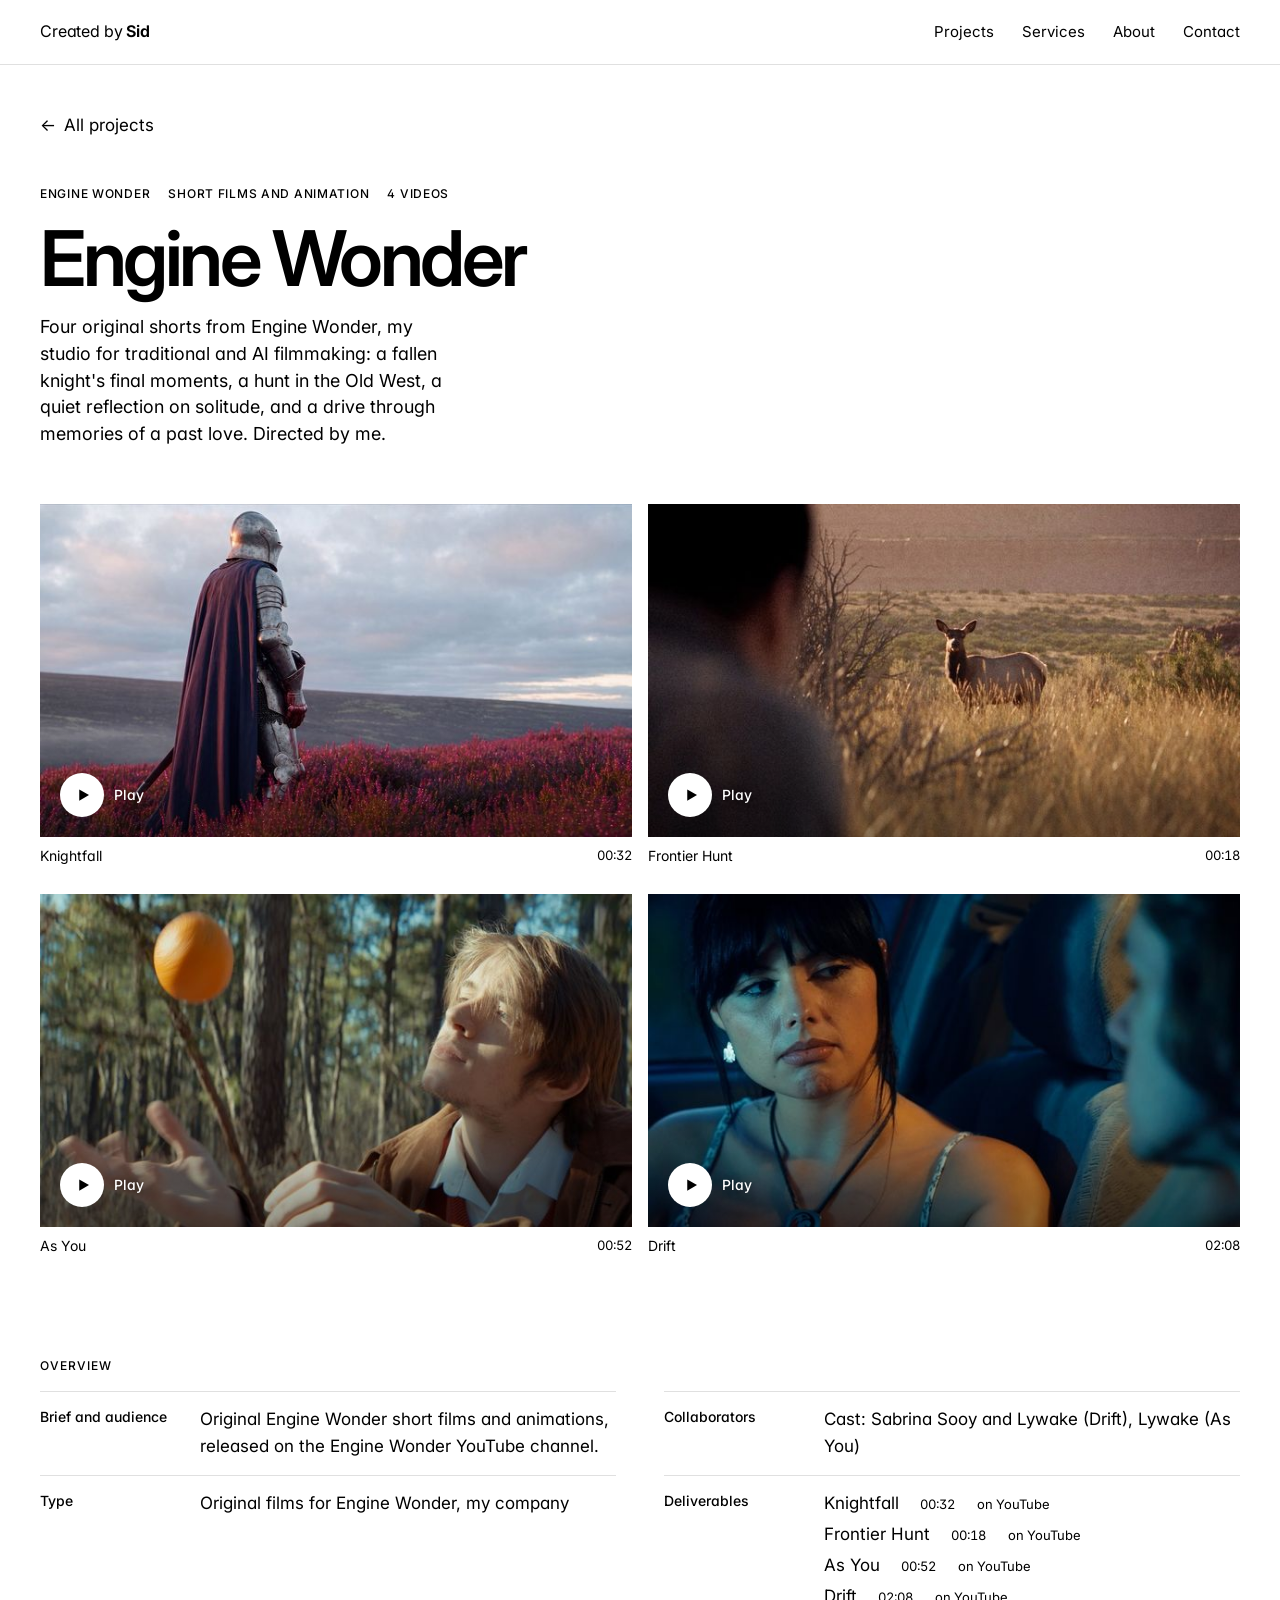
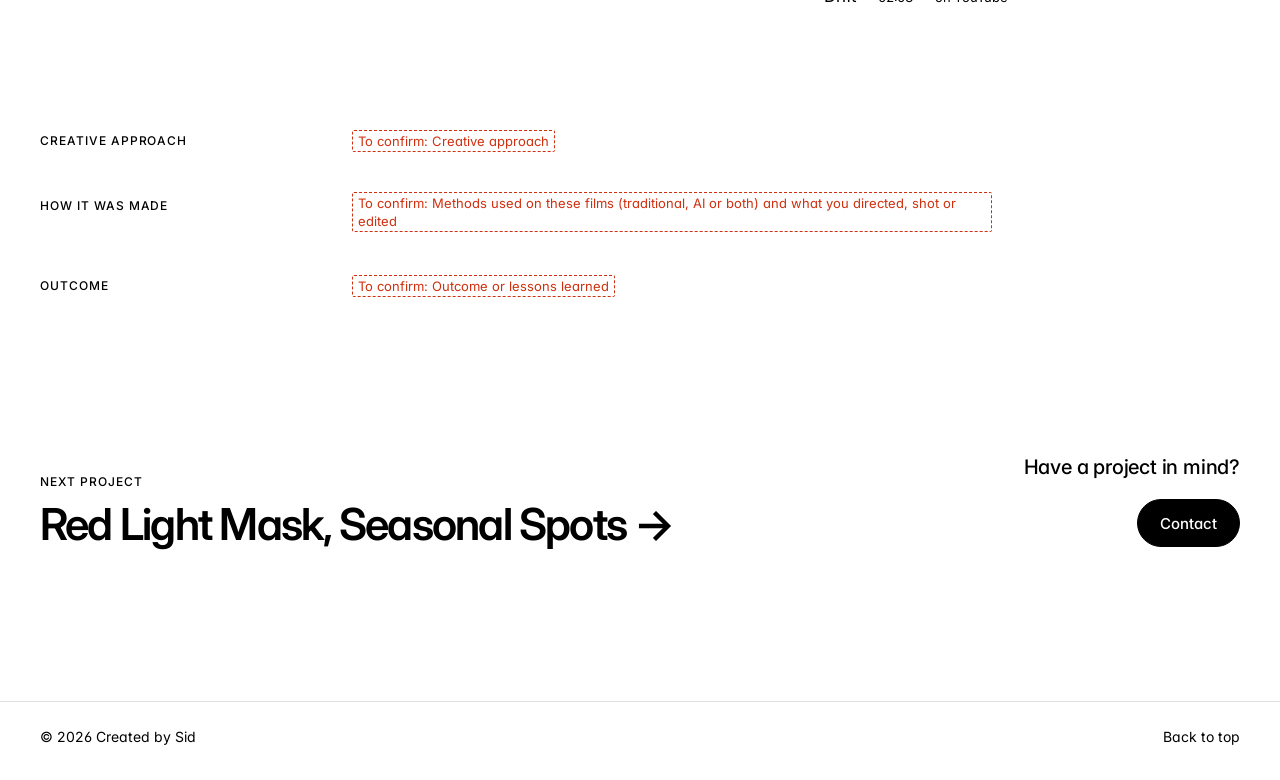
<file: projects/engine-wonder/index.html>
<!doctype html>
<html lang="en" class="no-js">
<head>
<meta name="robots" content="noindex, nofollow">
<meta charset="utf-8">
<meta name="viewport" content="width=device-width, initial-scale=1">
<title>Engine Wonder | Created by Sid</title>
<meta name="description" content="Four original shorts from Engine Wonder, my studio for traditional and AI filmmaking: a fallen knight&#x27;s final moments, a hunt in the Old West, a quiet reflection on solitude, and a drive through memories of a past love. Directed by me.">

<meta property="og:type" content="website">
<meta property="og:site_name" content="Created by Sid">
<meta property="og:title" content="Engine Wonder | Created by Sid">
<meta property="og:description" content="Four original shorts from Engine Wonder, my studio for traditional and AI filmmaking: a fallen knight&#x27;s final moments, a hunt in the Old West, a quiet reflection on solitude, and a drive through memories of a past love. Directed by me.">

<meta name="theme-color" content="#ffffff">
<link rel="icon" href="../../favicon.svg" type="image/svg+xml">
<link rel="preconnect" href="https://fonts.googleapis.com">
<link rel="preconnect" href="https://fonts.gstatic.com" crossorigin>
<link rel="stylesheet" href="https://fonts.googleapis.com/css2?family=Inter:wght@400..700&display=swap">
<link rel="stylesheet" href="../../styles.css?v=115389d5">
<script>document.documentElement.classList.replace('no-js','js')</script>
<script src="../../main.js?v=115389d5" defer></script>
</head>
<body>
<a class="skip" href="#main">Skip to content</a>
<header class="site-head">
  <div class="wrap site-head__in">
    <a class="brand" href="../../">Created by <strong>Sid</strong></a>
    <button class="nav-toggle" type="button" aria-expanded="false" aria-controls="site-nav">Menu</button>
    <nav id="site-nav" class="nav" aria-label="Main"><ul><li><a href="../../#projects">Projects</a></li><li><a href="../../#services">Services</a></li><li><a href="../../#about">About</a></li><li><a href="../../#contact">Contact</a></li></ul></nav>
  </div>
</header>
<main id="main">
<article class="case">
  <div class="wrap">
    <p class="crumbs"><a href="../../#projects"><span aria-hidden="true">←</span> All projects</a></p>
    <header class="case__head">
      <p class="slate"><span class="slate__cat">Engine Wonder</span><span>Short films and animation</span><span>4 videos</span></p>
      <h1 class="case__title">Engine Wonder</h1>
      <p class="lede">Four original shorts from Engine Wonder, my studio for traditional and AI filmmaking: a fallen knight&#x27;s final moments, a hunt in the Old West, a quiet reflection on solitude, and a drive through memories of a past love. Directed by me.</p>
    </header>
    <div class="case__media case__media--grid proj__media--n4"><figure class="player" style="--ar:1280/720">
  <div class="player__frame">
    <img src="../../media/posters/youtube-xSB8rylkUgw-640.jpg" srcset="../../media/posters/youtube-xSB8rylkUgw-640.jpg 640w, ../../media/posters/youtube-xSB8rylkUgw-1280.jpg 1280w" sizes="(min-width: 600px) 50vw, 100vw" width="1280" height="720" alt="A knight in steel armour and a dark cape stands with his sword lowered in a field of red heather under a grey dusk sky." fetchpriority="high">
    <a class="player__play" aria-label="Play video: Knightfall, 00:32" href="https://www.youtube.com/watch?v=xSB8rylkUgw" data-youtube="xSB8rylkUgw" data-poster="../../media/posters/youtube-xSB8rylkUgw-1280.jpg" data-w="1280" data-h="720">
      <span class="player__btn" aria-hidden="true"><svg viewBox="0 0 24 24" width="18" height="18"><path d="M7 4.5v15l13-7.5z" fill="currentColor"/></svg></span>
      <span class="player__label">Play<span class="sr-only"> video: Knightfall</span></span>
    </a>
  </div>
  <figcaption class="player__cap"><span>Knightfall</span><span class="num">00:32</span></figcaption>
</figure><figure class="player" style="--ar:1280/720">
  <div class="player__frame">
    <img src="../../media/posters/youtube-GrM0itQvtQ4-640.jpg" srcset="../../media/posters/youtube-GrM0itQvtQ4-640.jpg 640w, ../../media/posters/youtube-GrM0itQvtQ4-1280.jpg 1280w" sizes="(min-width: 600px) 50vw, 100vw" width="1280" height="720" alt="Over a hunter&#x27;s shoulder, a deer stands in golden prairie grass, looking back at him." loading="lazy" decoding="async">
    <a class="player__play" aria-label="Play video: Frontier Hunt, 00:18" href="https://www.youtube.com/watch?v=GrM0itQvtQ4" data-youtube="GrM0itQvtQ4" data-poster="../../media/posters/youtube-GrM0itQvtQ4-1280.jpg" data-w="1280" data-h="720">
      <span class="player__btn" aria-hidden="true"><svg viewBox="0 0 24 24" width="18" height="18"><path d="M7 4.5v15l13-7.5z" fill="currentColor"/></svg></span>
      <span class="player__label">Play<span class="sr-only"> video: Frontier Hunt</span></span>
    </a>
  </div>
  <figcaption class="player__cap"><span>Frontier Hunt</span><span class="num">00:18</span></figcaption>
</figure><figure class="player" style="--ar:1280/720">
  <div class="player__frame">
    <img src="../../media/posters/youtube-jJaFH0XLEkk-640.jpg" srcset="../../media/posters/youtube-jJaFH0XLEkk-640.jpg 640w, ../../media/posters/youtube-jJaFH0XLEkk-1280.jpg 1280w" sizes="(min-width: 600px) 50vw, 100vw" width="1280" height="720" alt="A young man in a forest tosses an orange into the air, eyes closed in the sunlight." loading="lazy" decoding="async">
    <a class="player__play" aria-label="Play video: As You, 00:52" href="https://www.youtube.com/watch?v=jJaFH0XLEkk" data-youtube="jJaFH0XLEkk" data-poster="../../media/posters/youtube-jJaFH0XLEkk-1280.jpg" data-w="1280" data-h="720">
      <span class="player__btn" aria-hidden="true"><svg viewBox="0 0 24 24" width="18" height="18"><path d="M7 4.5v15l13-7.5z" fill="currentColor"/></svg></span>
      <span class="player__label">Play<span class="sr-only"> video: As You</span></span>
    </a>
  </div>
  <figcaption class="player__cap"><span>As You</span><span class="num">00:52</span></figcaption>
</figure><figure class="player" style="--ar:1280/720">
  <div class="player__frame">
    <img src="../../media/posters/youtube-EpDwbWA2GkQ-640.jpg" srcset="../../media/posters/youtube-EpDwbWA2GkQ-640.jpg 640w, ../../media/posters/youtube-EpDwbWA2GkQ-1280.jpg 1280w" sizes="(min-width: 600px) 50vw, 100vw" width="1280" height="720" alt="A woman with dark bangs sits in the back seat of a car at night, looking across at another passenger." loading="lazy" decoding="async">
    <a class="player__play" aria-label="Play video: Drift, 02:08" href="https://www.youtube.com/watch?v=EpDwbWA2GkQ" data-youtube="EpDwbWA2GkQ" data-poster="../../media/posters/youtube-EpDwbWA2GkQ-1280.jpg" data-w="1280" data-h="720">
      <span class="player__btn" aria-hidden="true"><svg viewBox="0 0 24 24" width="18" height="18"><path d="M7 4.5v15l13-7.5z" fill="currentColor"/></svg></span>
      <span class="player__label">Play<span class="sr-only"> video: Drift</span></span>
    </a>
  </div>
  <figcaption class="player__cap"><span>Drift</span><span class="num">02:08</span></figcaption>
</figure></div>
    <section class="case__sec case__overview" aria-labelledby="ov-title">
      <h2 id="ov-title" class="label">Overview</h2>
      <dl class="overview"><div><dt>Brief and audience</dt><dd>Original Engine Wonder short films and animations, released on the Engine Wonder YouTube channel.</dd></div><div><dt>Collaborators</dt><dd>Cast: Sabrina Sooy and Lywake (Drift), Lywake (As You)</dd></div><div><dt>Type</dt><dd>Original films for Engine Wonder, my company</dd></div><div><dt>Deliverables</dt><dd><ul class="plain"><li><span>Knightfall</span><span class="num">00:32</span><span class="num">on YouTube</span></li><li><span>Frontier Hunt</span><span class="num">00:18</span><span class="num">on YouTube</span></li><li><span>As You</span><span class="num">00:52</span><span class="num">on YouTube</span></li><li><span>Drift</span><span class="num">02:08</span><span class="num">on YouTube</span></li></ul></dd></div></dl>
    </section>
    <section class="case__sec case__text" aria-labelledby="ap-title">
      <h2 id="ap-title" class="label">Creative approach</h2>
      <div><p><span class="todo">To confirm: Creative approach</span></p></div>
      <h2 class="label">How it was made</h2>
      <div><p><span class="todo">To confirm: Methods used on these films (traditional, AI or both) and what you directed, shot or edited</span></p></div>
      <h2 class="label">Outcome</h2>
      <div><p><span class="todo">To confirm: Outcome or lessons learned</span></p></div>
    </section>
    
    <nav class="case__foot" aria-label="Project">
      <a class="case__next" href="../red-light-mask-seasonal-spots/"><span class="label">Next project</span><span class="case__next-title">Red Light Mask, Seasonal Spots <span aria-hidden="true">→</span></span></a>
      <div class="case__cta"><p>Have a project in mind?</p><a class="btn btn--primary" href="../../#contact">Contact</a></div>
    </nav>
  </div>
</article>
</main>
<footer class="site-foot">
  <div class="wrap site-foot__in">
    <p>© 2026 Created by Sid</p>
    <a href="#main">Back to top</a>
  </div>
</footer>
</body>
</html>
</file>
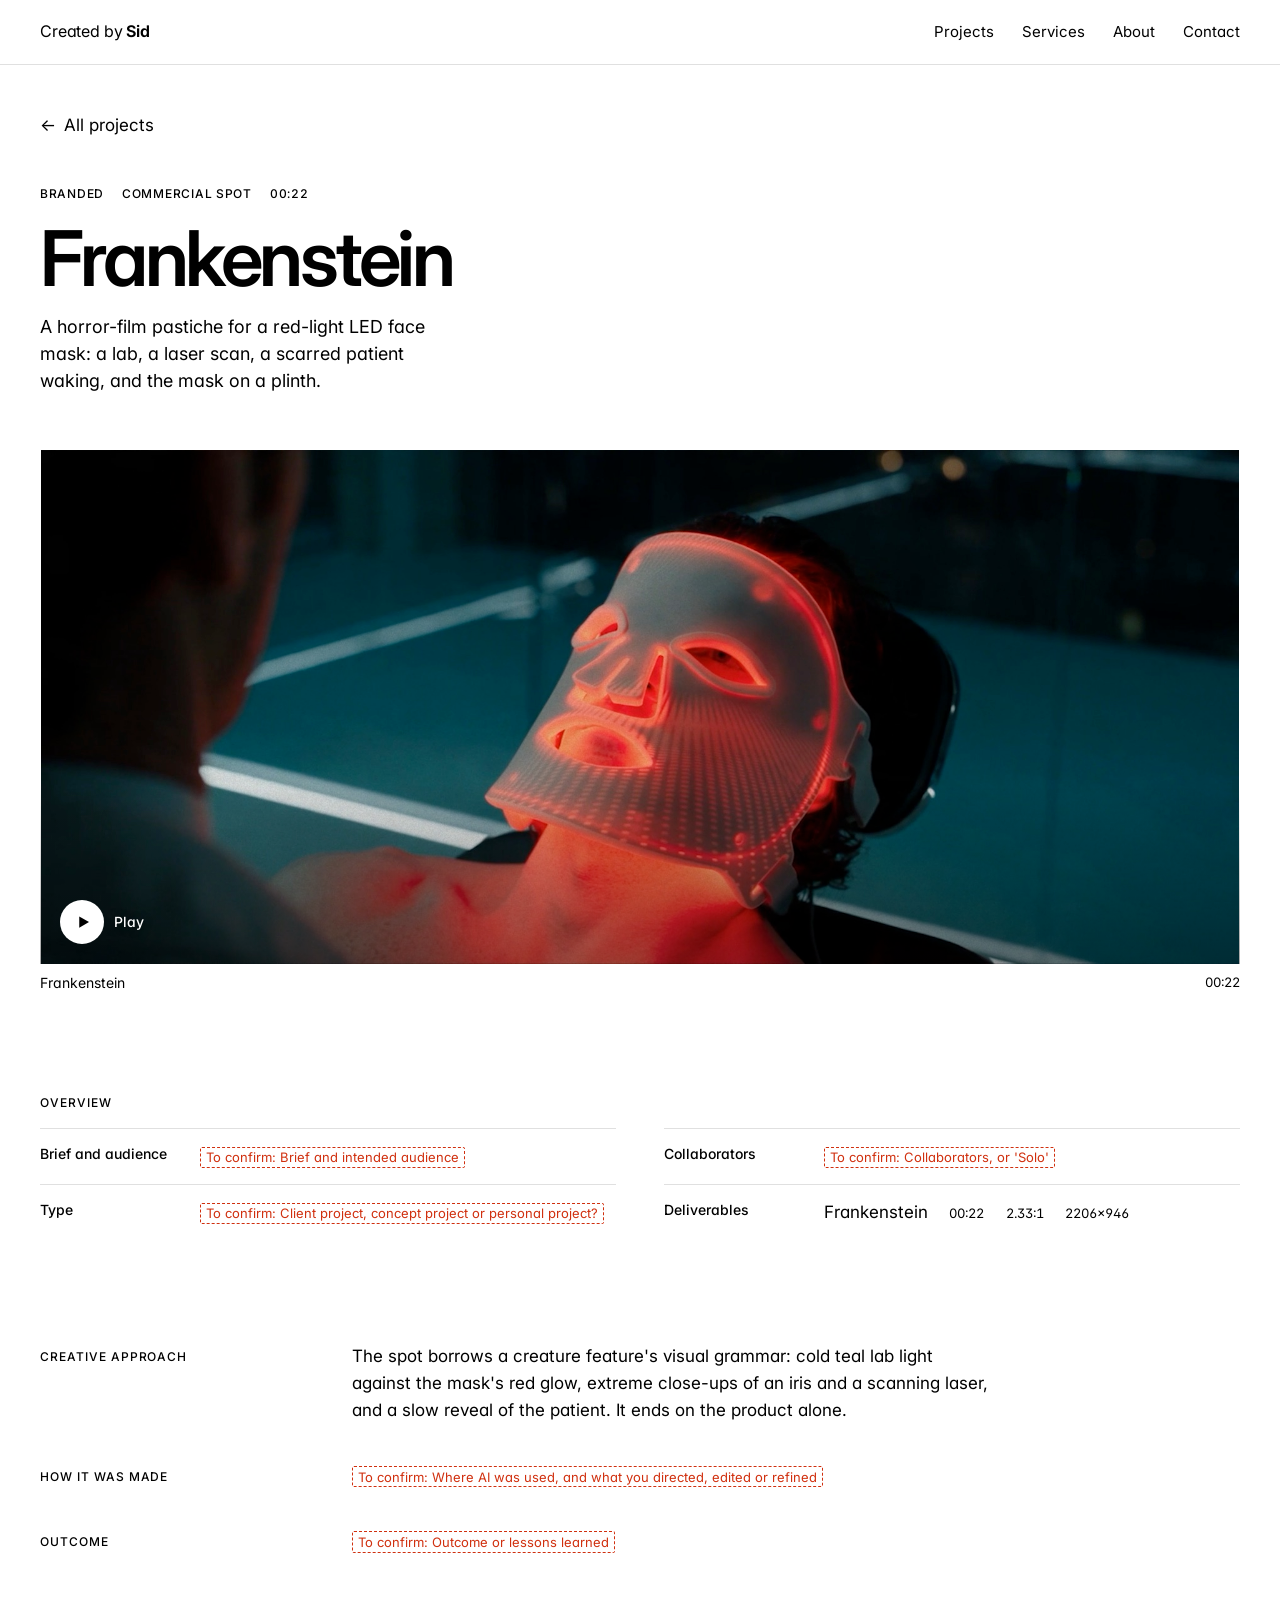
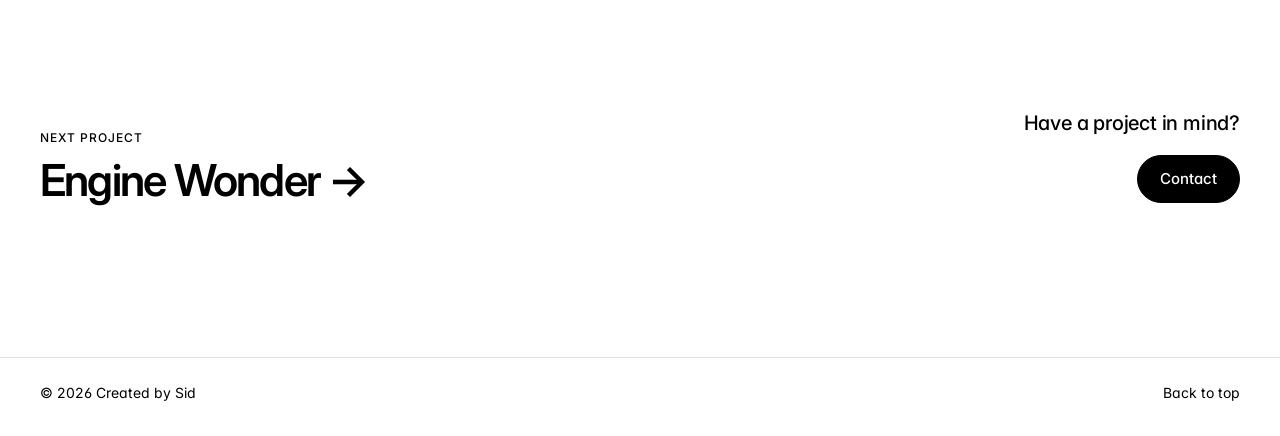
<file: projects/frankenstein/index.html>
<!doctype html>
<html lang="en" class="no-js">
<head>
<meta name="robots" content="noindex, nofollow">
<meta charset="utf-8">
<meta name="viewport" content="width=device-width, initial-scale=1">
<title>Frankenstein | Created by Sid</title>
<meta name="description" content="A horror-film pastiche for a red-light LED face mask: a lab, a laser scan, a scarred patient waking, and the mask on a plinth.">

<meta property="og:type" content="website">
<meta property="og:site_name" content="Created by Sid">
<meta property="og:title" content="Frankenstein | Created by Sid">
<meta property="og:description" content="A horror-film pastiche for a red-light LED face mask: a lab, a laser scan, a scarred patient waking, and the mask on a plinth.">

<meta name="theme-color" content="#ffffff">
<link rel="icon" href="../../favicon.svg" type="image/svg+xml">
<link rel="preconnect" href="https://fonts.googleapis.com">
<link rel="preconnect" href="https://fonts.gstatic.com" crossorigin>
<link rel="stylesheet" href="https://fonts.googleapis.com/css2?family=Inter:wght@400..700&display=swap">
<link rel="stylesheet" href="../../styles.css?v=115389d5">
<script>document.documentElement.classList.replace('no-js','js')</script>
<script src="../../main.js?v=115389d5" defer></script>
</head>
<body>
<a class="skip" href="#main">Skip to content</a>
<header class="site-head">
  <div class="wrap site-head__in">
    <a class="brand" href="../../">Created by <strong>Sid</strong></a>
    <button class="nav-toggle" type="button" aria-expanded="false" aria-controls="site-nav">Menu</button>
    <nav id="site-nav" class="nav" aria-label="Main"><ul><li><a href="../../#projects">Projects</a></li><li><a href="../../#services">Services</a></li><li><a href="../../#about">About</a></li><li><a href="../../#contact">Contact</a></li></ul></nav>
  </div>
</header>
<main id="main">
<article class="case">
  <div class="wrap">
    <p class="crumbs"><a href="../../#projects"><span aria-hidden="true">←</span> All projects</a></p>
    <header class="case__head">
      <p class="slate"><span class="slate__cat">Branded</span><span>Commercial spot</span><span>00:22</span></p>
      <h1 class="case__title">Frankenstein</h1>
      <p class="lede">A horror-film pastiche for a red-light LED face mask: a lab, a laser scan, a scarred patient waking, and the mask on a plinth.</p>
    </header>
    <div class="case__media case__media--wide proj__media--n1"><figure class="player" style="--ar:1920/822">
  <div class="player__frame">
    <img src="../../media/posters/frankenstein-face-mask-commercial-t8.6-960.jpg" srcset="../../media/posters/frankenstein-face-mask-commercial-t8.6-960.jpg 960w, ../../media/posters/frankenstein-face-mask-commercial-t8.6-1920.jpg 1920w" sizes="(min-width: 1360px) 1280px, calc(100vw - 2 * var(--gutter))" width="1920" height="822" alt="A patient lies back in a teal-lit laboratory wearing a glowing red LED face mask." fetchpriority="high">
    <a class="player__play" aria-label="Play video: Frankenstein, 00:22" href="../../media/video/frankenstein-face-mask-commercial.mp4" data-video="../../media/video/frankenstein-face-mask-commercial.mp4" data-poster="../../media/posters/frankenstein-face-mask-commercial-t8.6-1920.jpg" data-w="1920" data-h="822">
      <span class="player__btn" aria-hidden="true"><svg viewBox="0 0 24 24" width="18" height="18"><path d="M7 4.5v15l13-7.5z" fill="currentColor"/></svg></span>
      <span class="player__label">Play<span class="sr-only"> video: Frankenstein</span></span>
    </a>
  </div>
  <figcaption class="player__cap"><span>Frankenstein</span><span class="num">00:22</span></figcaption>
</figure></div>
    <section class="case__sec case__overview" aria-labelledby="ov-title">
      <h2 id="ov-title" class="label">Overview</h2>
      <dl class="overview"><div><dt>Brief and audience</dt><dd><span class="todo">To confirm: Brief and intended audience</span></dd></div><div><dt>Collaborators</dt><dd><span class="todo">To confirm: Collaborators, or &#x27;Solo&#x27;</span></dd></div><div><dt>Type</dt><dd><span class="todo">To confirm: Client project, concept project or personal project?</span></dd></div><div><dt>Deliverables</dt><dd><ul class="plain"><li><span>Frankenstein</span><span class="num">00:22</span><span class="num">2.33:1</span><span class="num">2206×946</span></li></ul></dd></div></dl>
    </section>
    <section class="case__sec case__text" aria-labelledby="ap-title">
      <h2 id="ap-title" class="label">Creative approach</h2>
      <div><p>The spot borrows a creature feature&#x27;s visual grammar: cold teal lab light against the mask&#x27;s red glow, extreme close-ups of an iris and a scanning laser, and a slow reveal of the patient. It ends on the product alone.</p></div>
      <h2 class="label">How it was made</h2>
      <div><p><span class="todo">To confirm: Where AI was used, and what you directed, edited or refined</span></p></div>
      <h2 class="label">Outcome</h2>
      <div><p><span class="todo">To confirm: Outcome or lessons learned</span></p></div>
    </section>
    
    <nav class="case__foot" aria-label="Project">
      <a class="case__next" href="../engine-wonder/"><span class="label">Next project</span><span class="case__next-title">Engine Wonder <span aria-hidden="true">→</span></span></a>
      <div class="case__cta"><p>Have a project in mind?</p><a class="btn btn--primary" href="../../#contact">Contact</a></div>
    </nav>
  </div>
</article>
</main>
<footer class="site-foot">
  <div class="wrap site-foot__in">
    <p>© 2026 Created by Sid</p>
    <a href="#main">Back to top</a>
  </div>
</footer>
</body>
</html>
</file>
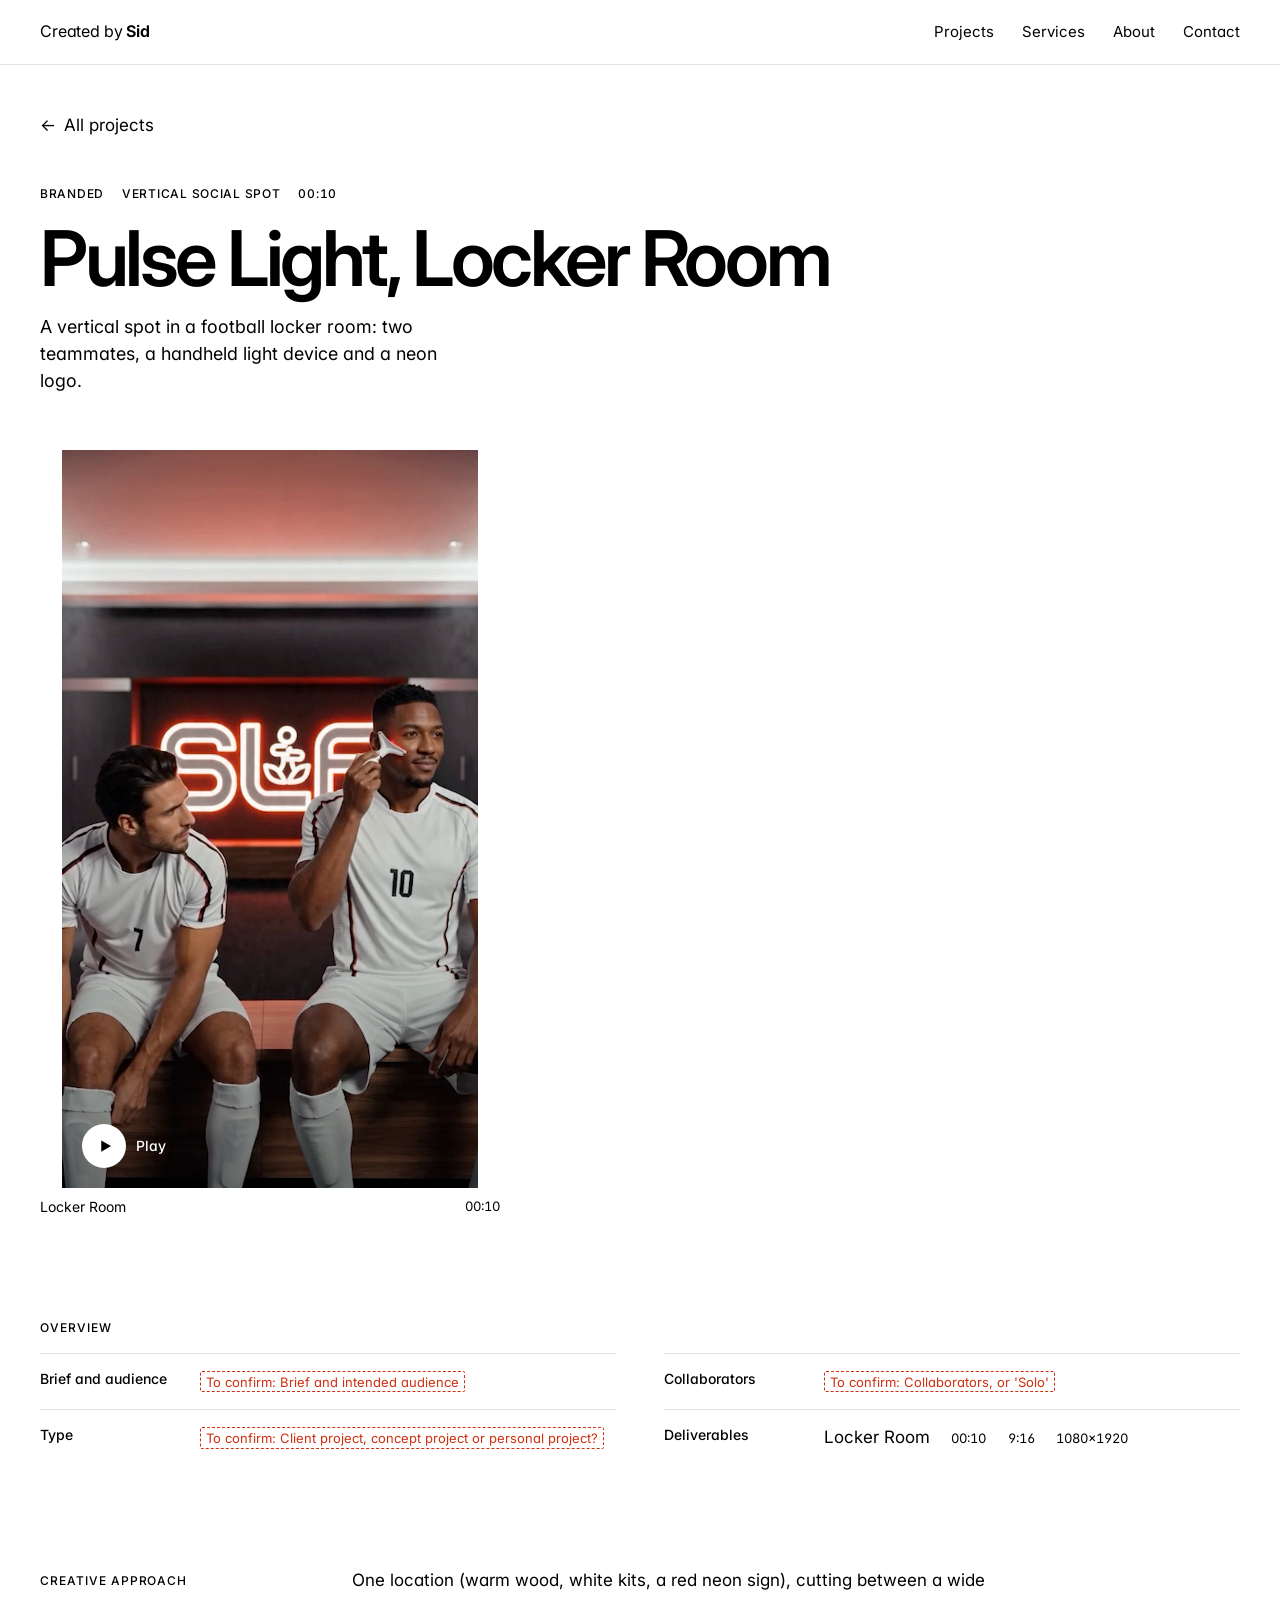
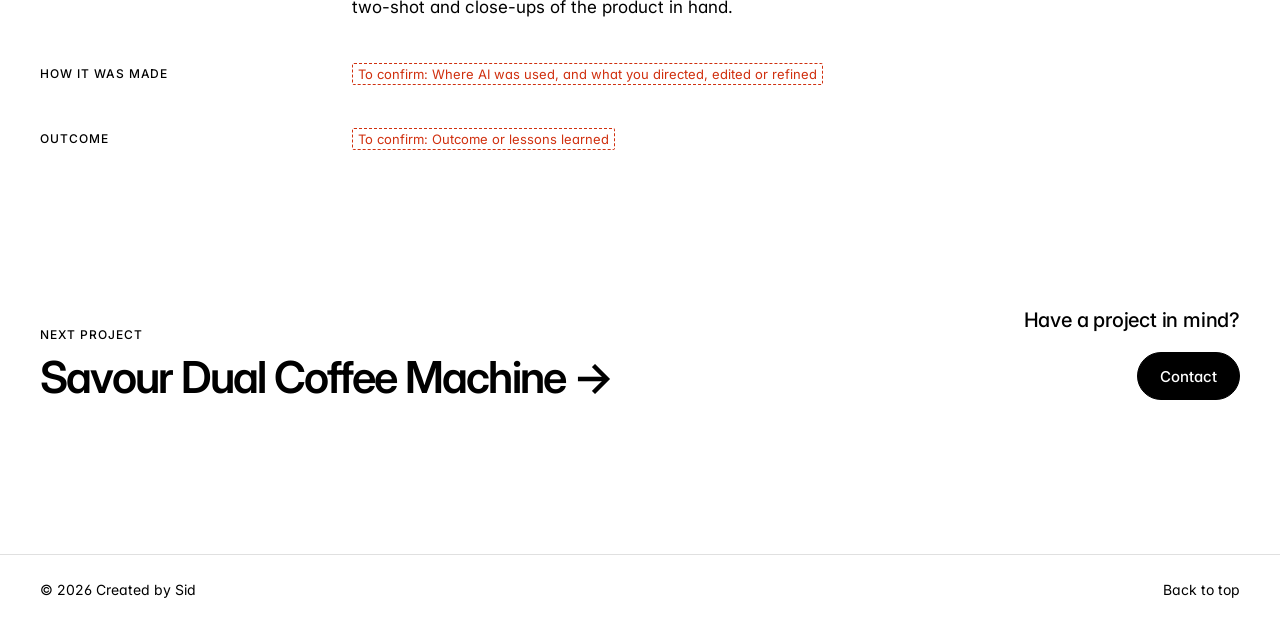
<file: projects/pulse-light-locker-room/index.html>
<!doctype html>
<html lang="en" class="no-js">
<head>
<meta name="robots" content="noindex, nofollow">
<meta charset="utf-8">
<meta name="viewport" content="width=device-width, initial-scale=1">
<title>Pulse Light, Locker Room | Created by Sid</title>
<meta name="description" content="A vertical spot in a football locker room: two teammates, a handheld light device and a neon logo.">

<meta property="og:type" content="website">
<meta property="og:site_name" content="Created by Sid">
<meta property="og:title" content="Pulse Light, Locker Room | Created by Sid">
<meta property="og:description" content="A vertical spot in a football locker room: two teammates, a handheld light device and a neon logo.">

<meta name="theme-color" content="#ffffff">
<link rel="icon" href="../../favicon.svg" type="image/svg+xml">
<link rel="preconnect" href="https://fonts.googleapis.com">
<link rel="preconnect" href="https://fonts.gstatic.com" crossorigin>
<link rel="stylesheet" href="https://fonts.googleapis.com/css2?family=Inter:wght@400..700&display=swap">
<link rel="stylesheet" href="../../styles.css?v=115389d5">
<script>document.documentElement.classList.replace('no-js','js')</script>
<script src="../../main.js?v=115389d5" defer></script>
</head>
<body>
<a class="skip" href="#main">Skip to content</a>
<header class="site-head">
  <div class="wrap site-head__in">
    <a class="brand" href="../../">Created by <strong>Sid</strong></a>
    <button class="nav-toggle" type="button" aria-expanded="false" aria-controls="site-nav">Menu</button>
    <nav id="site-nav" class="nav" aria-label="Main"><ul><li><a href="../../#projects">Projects</a></li><li><a href="../../#services">Services</a></li><li><a href="../../#about">About</a></li><li><a href="../../#contact">Contact</a></li></ul></nav>
  </div>
</header>
<main id="main">
<article class="case">
  <div class="wrap">
    <p class="crumbs"><a href="../../#projects"><span aria-hidden="true">←</span> All projects</a></p>
    <header class="case__head">
      <p class="slate"><span class="slate__cat">Branded</span><span>Vertical social spot</span><span>00:10</span></p>
      <h1 class="case__title">Pulse Light, Locker Room</h1>
      <p class="lede">A vertical spot in a football locker room: two teammates, a handheld light device and a neon logo.</p>
    </header>
    <div class="case__media case__media--tall proj__media--n1"><figure class="player player--portrait" style="--ar:720/1280">
  <div class="player__frame">
    <img src="../../media/posters/pulse-light-locker-room-v1-t0.4-360.jpg" srcset="../../media/posters/pulse-light-locker-room-v1-t0.4-360.jpg 360w, ../../media/posters/pulse-light-locker-room-v1-t0.4-720.jpg 720w" sizes="(min-width: 900px) 460px, 100vw" width="720" height="1280" alt="Two footballers in white kits sit on a locker-room bench under a red neon logo; one holds a small handheld device." fetchpriority="high">
    <a class="player__play" aria-label="Play video: Locker Room, 00:10" href="../../media/video/pulse-light-locker-room-v1.mp4" data-video="../../media/video/pulse-light-locker-room-v1.mp4" data-poster="../../media/posters/pulse-light-locker-room-v1-t0.4-720.jpg" data-w="720" data-h="1280">
      <span class="player__btn" aria-hidden="true"><svg viewBox="0 0 24 24" width="18" height="18"><path d="M7 4.5v15l13-7.5z" fill="currentColor"/></svg></span>
      <span class="player__label">Play<span class="sr-only"> video: Locker Room</span></span>
    </a>
  </div>
  <figcaption class="player__cap"><span>Locker Room</span><span class="num">00:10</span></figcaption>
</figure></div>
    <section class="case__sec case__overview" aria-labelledby="ov-title">
      <h2 id="ov-title" class="label">Overview</h2>
      <dl class="overview"><div><dt>Brief and audience</dt><dd><span class="todo">To confirm: Brief and intended audience</span></dd></div><div><dt>Collaborators</dt><dd><span class="todo">To confirm: Collaborators, or &#x27;Solo&#x27;</span></dd></div><div><dt>Type</dt><dd><span class="todo">To confirm: Client project, concept project or personal project?</span></dd></div><div><dt>Deliverables</dt><dd><ul class="plain"><li><span>Locker Room</span><span class="num">00:10</span><span class="num">9:16</span><span class="num">1080×1920</span></li></ul></dd></div></dl>
    </section>
    <section class="case__sec case__text" aria-labelledby="ap-title">
      <h2 id="ap-title" class="label">Creative approach</h2>
      <div><p>One location (warm wood, white kits, a red neon sign), cutting between a wide two-shot and close-ups of the product in hand.</p></div>
      <h2 class="label">How it was made</h2>
      <div><p><span class="todo">To confirm: Where AI was used, and what you directed, edited or refined</span></p></div>
      <h2 class="label">Outcome</h2>
      <div><p><span class="todo">To confirm: Outcome or lessons learned</span></p></div>
    </section>
    
    <nav class="case__foot" aria-label="Project">
      <a class="case__next" href="../savour-dual-coffee-machine/"><span class="label">Next project</span><span class="case__next-title">Savour Dual Coffee Machine <span aria-hidden="true">→</span></span></a>
      <div class="case__cta"><p>Have a project in mind?</p><a class="btn btn--primary" href="../../#contact">Contact</a></div>
    </nav>
  </div>
</article>
</main>
<footer class="site-foot">
  <div class="wrap site-foot__in">
    <p>© 2026 Created by Sid</p>
    <a href="#main">Back to top</a>
  </div>
</footer>
</body>
</html>
</file>
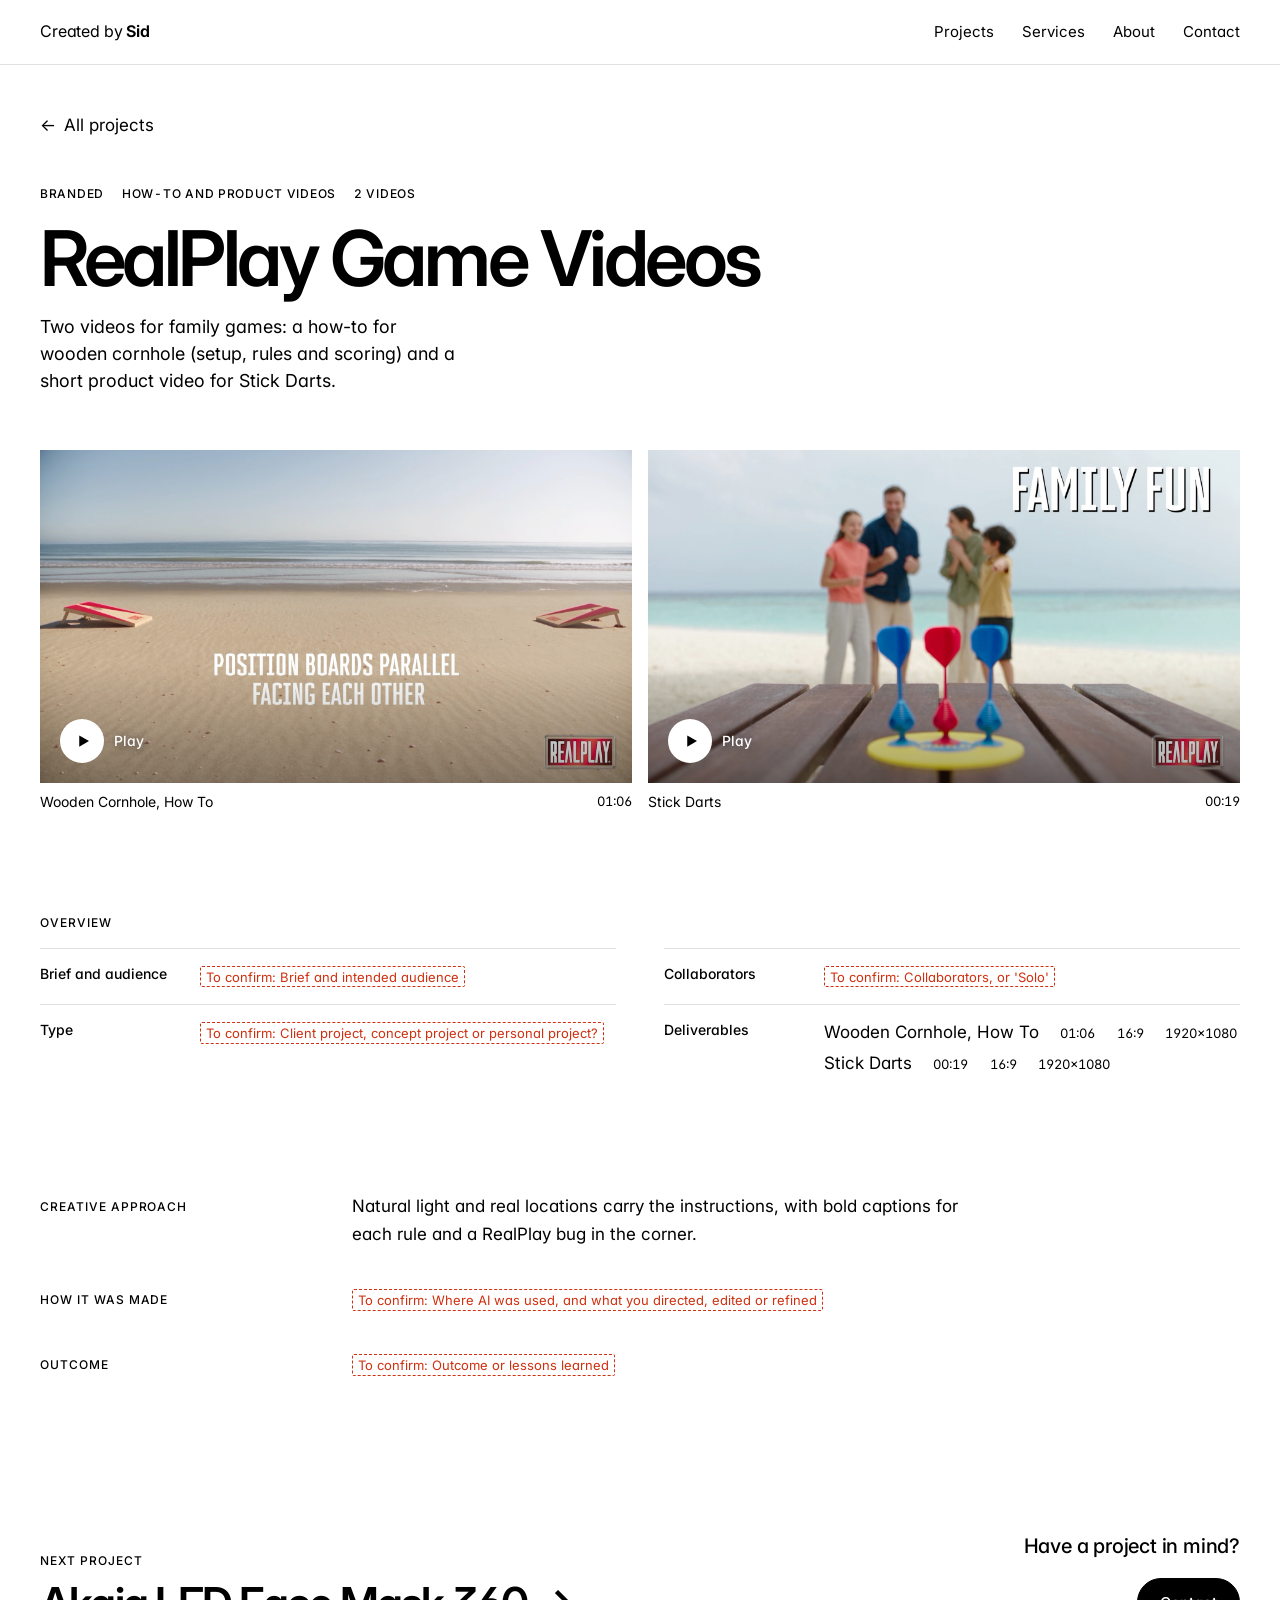
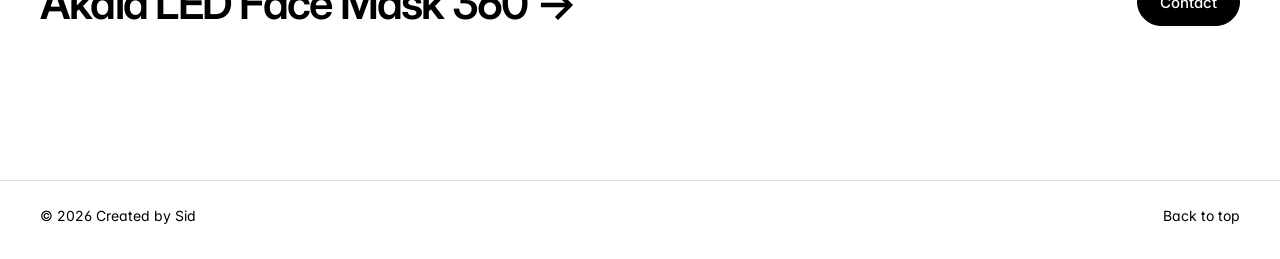
<file: projects/realplay-game-videos/index.html>
<!doctype html>
<html lang="en" class="no-js">
<head>
<meta name="robots" content="noindex, nofollow">
<meta charset="utf-8">
<meta name="viewport" content="width=device-width, initial-scale=1">
<title>RealPlay Game Videos | Created by Sid</title>
<meta name="description" content="Two videos for family games: a how-to for wooden cornhole (setup, rules and scoring) and a short product video for Stick Darts.">

<meta property="og:type" content="website">
<meta property="og:site_name" content="Created by Sid">
<meta property="og:title" content="RealPlay Game Videos | Created by Sid">
<meta property="og:description" content="Two videos for family games: a how-to for wooden cornhole (setup, rules and scoring) and a short product video for Stick Darts.">

<meta name="theme-color" content="#ffffff">
<link rel="icon" href="../../favicon.svg" type="image/svg+xml">
<link rel="preconnect" href="https://fonts.googleapis.com">
<link rel="preconnect" href="https://fonts.gstatic.com" crossorigin>
<link rel="stylesheet" href="https://fonts.googleapis.com/css2?family=Inter:wght@400..700&display=swap">
<link rel="stylesheet" href="../../styles.css?v=115389d5">
<script>document.documentElement.classList.replace('no-js','js')</script>
<script src="../../main.js?v=115389d5" defer></script>
</head>
<body>
<a class="skip" href="#main">Skip to content</a>
<header class="site-head">
  <div class="wrap site-head__in">
    <a class="brand" href="../../">Created by <strong>Sid</strong></a>
    <button class="nav-toggle" type="button" aria-expanded="false" aria-controls="site-nav">Menu</button>
    <nav id="site-nav" class="nav" aria-label="Main"><ul><li><a href="../../#projects">Projects</a></li><li><a href="../../#services">Services</a></li><li><a href="../../#about">About</a></li><li><a href="../../#contact">Contact</a></li></ul></nav>
  </div>
</header>
<main id="main">
<article class="case">
  <div class="wrap">
    <p class="crumbs"><a href="../../#projects"><span aria-hidden="true">←</span> All projects</a></p>
    <header class="case__head">
      <p class="slate"><span class="slate__cat">Branded</span><span>How-to and product videos</span><span>2 videos</span></p>
      <h1 class="case__title">RealPlay Game Videos</h1>
      <p class="lede">Two videos for family games: a how-to for wooden cornhole (setup, rules and scoring) and a short product video for Stick Darts.</p>
    </header>
    <div class="case__media case__media--wide proj__media--n2"><figure class="player" style="--ar:1920/1080">
  <div class="player__frame">
    <img src="../../media/posters/30692-wooden-cornhole-how-to-1920x1080-sr-fv1-t16.5-960.jpg" srcset="../../media/posters/30692-wooden-cornhole-how-to-1920x1080-sr-fv1-t16.5-960.jpg 960w, ../../media/posters/30692-wooden-cornhole-how-to-1920x1080-sr-fv1-t16.5-1920.jpg 1920w" sizes="(min-width: 1360px) 1280px, calc(100vw - 2 * var(--gutter))" width="1920" height="1080" alt="Two red-and-white cornhole boards facing each other on a beach; caption reads &#x27;Position boards parallel, facing each other&#x27;." fetchpriority="high">
    <a class="player__play" aria-label="Play video: Wooden Cornhole, How To, 01:06" href="../../media/video/30692-wooden-cornhole-how-to-1920x1080-sr-fv1.mp4" data-video="../../media/video/30692-wooden-cornhole-how-to-1920x1080-sr-fv1.mp4" data-poster="../../media/posters/30692-wooden-cornhole-how-to-1920x1080-sr-fv1-t16.5-1920.jpg" data-w="1920" data-h="1080">
      <span class="player__btn" aria-hidden="true"><svg viewBox="0 0 24 24" width="18" height="18"><path d="M7 4.5v15l13-7.5z" fill="currentColor"/></svg></span>
      <span class="player__label">Play<span class="sr-only"> video: Wooden Cornhole, How To</span></span>
    </a>
  </div>
  <figcaption class="player__cap"><span>Wooden Cornhole, How To</span><span class="num">01:06</span></figcaption>
</figure><figure class="player" style="--ar:1920/1080">
  <div class="player__frame">
    <img src="../../media/posters/30872-suction-darts-1920x1080-sr-fv1-t14.3-960.jpg" srcset="../../media/posters/30872-suction-darts-1920x1080-sr-fv1-t14.3-960.jpg 960w, ../../media/posters/30872-suction-darts-1920x1080-sr-fv1-t14.3-1920.jpg 1920w" sizes="(min-width: 1360px) 1280px, calc(100vw - 2 * var(--gutter))" width="1920" height="1080" alt="A family on a beach behind a table where suction darts are stuck to a yellow target; caption reads &#x27;Family Fun&#x27;." loading="lazy" decoding="async">
    <a class="player__play" aria-label="Play video: Stick Darts, 00:19" href="../../media/video/30872-suction-darts-1920x1080-sr-fv1.mp4" data-video="../../media/video/30872-suction-darts-1920x1080-sr-fv1.mp4" data-poster="../../media/posters/30872-suction-darts-1920x1080-sr-fv1-t14.3-1920.jpg" data-w="1920" data-h="1080">
      <span class="player__btn" aria-hidden="true"><svg viewBox="0 0 24 24" width="18" height="18"><path d="M7 4.5v15l13-7.5z" fill="currentColor"/></svg></span>
      <span class="player__label">Play<span class="sr-only"> video: Stick Darts</span></span>
    </a>
  </div>
  <figcaption class="player__cap"><span>Stick Darts</span><span class="num">00:19</span></figcaption>
</figure></div>
    <section class="case__sec case__overview" aria-labelledby="ov-title">
      <h2 id="ov-title" class="label">Overview</h2>
      <dl class="overview"><div><dt>Brief and audience</dt><dd><span class="todo">To confirm: Brief and intended audience</span></dd></div><div><dt>Collaborators</dt><dd><span class="todo">To confirm: Collaborators, or &#x27;Solo&#x27;</span></dd></div><div><dt>Type</dt><dd><span class="todo">To confirm: Client project, concept project or personal project?</span></dd></div><div><dt>Deliverables</dt><dd><ul class="plain"><li><span>Wooden Cornhole, How To</span><span class="num">01:06</span><span class="num">16:9</span><span class="num">1920×1080</span></li><li><span>Stick Darts</span><span class="num">00:19</span><span class="num">16:9</span><span class="num">1920×1080</span></li></ul></dd></div></dl>
    </section>
    <section class="case__sec case__text" aria-labelledby="ap-title">
      <h2 id="ap-title" class="label">Creative approach</h2>
      <div><p>Natural light and real locations carry the instructions, with bold captions for each rule and a RealPlay bug in the corner.</p></div>
      <h2 class="label">How it was made</h2>
      <div><p><span class="todo">To confirm: Where AI was used, and what you directed, edited or refined</span></p></div>
      <h2 class="label">Outcome</h2>
      <div><p><span class="todo">To confirm: Outcome or lessons learned</span></p></div>
    </section>
    
    <nav class="case__foot" aria-label="Project">
      <a class="case__next" href="../akaia-led-face-mask-360/"><span class="label">Next project</span><span class="case__next-title">Akaia LED Face Mask 360 <span aria-hidden="true">→</span></span></a>
      <div class="case__cta"><p>Have a project in mind?</p><a class="btn btn--primary" href="../../#contact">Contact</a></div>
    </nav>
  </div>
</article>
</main>
<footer class="site-foot">
  <div class="wrap site-foot__in">
    <p>© 2026 Created by Sid</p>
    <a href="#main">Back to top</a>
  </div>
</footer>
</body>
</html>
</file>
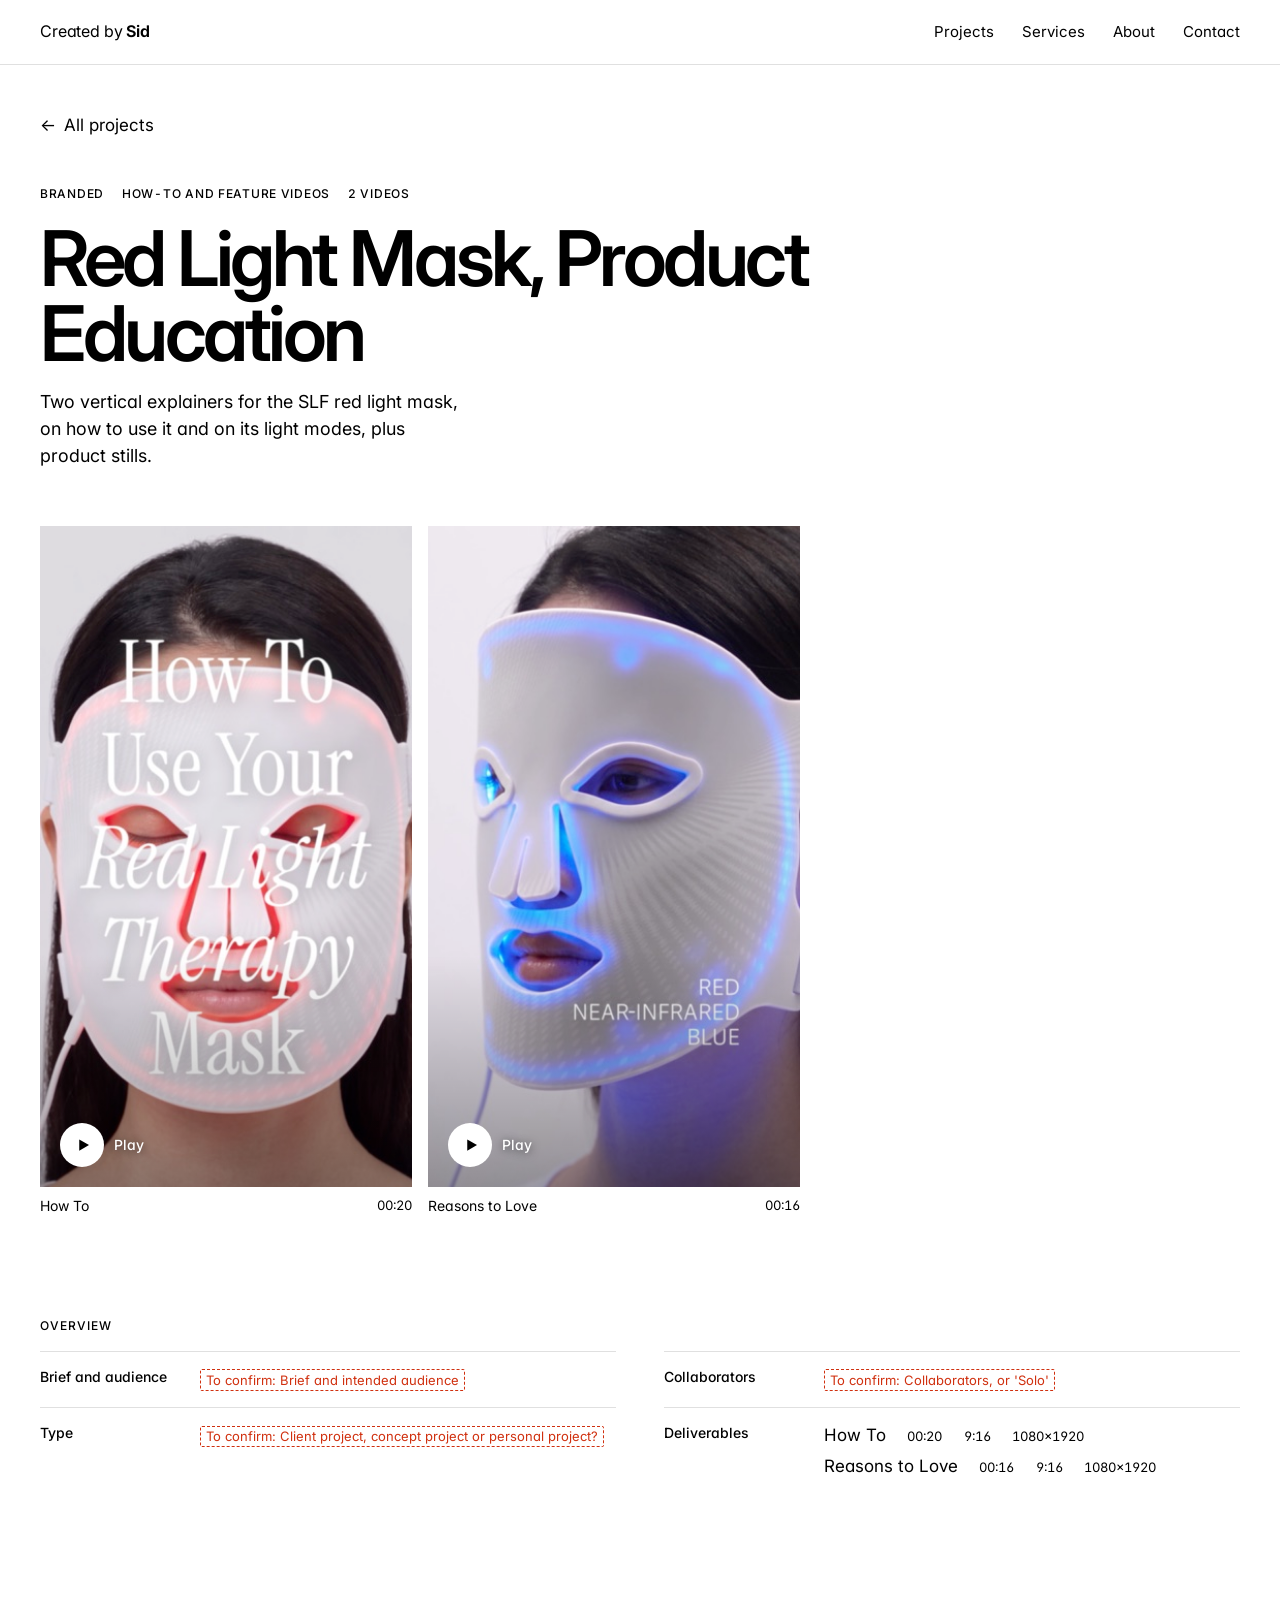
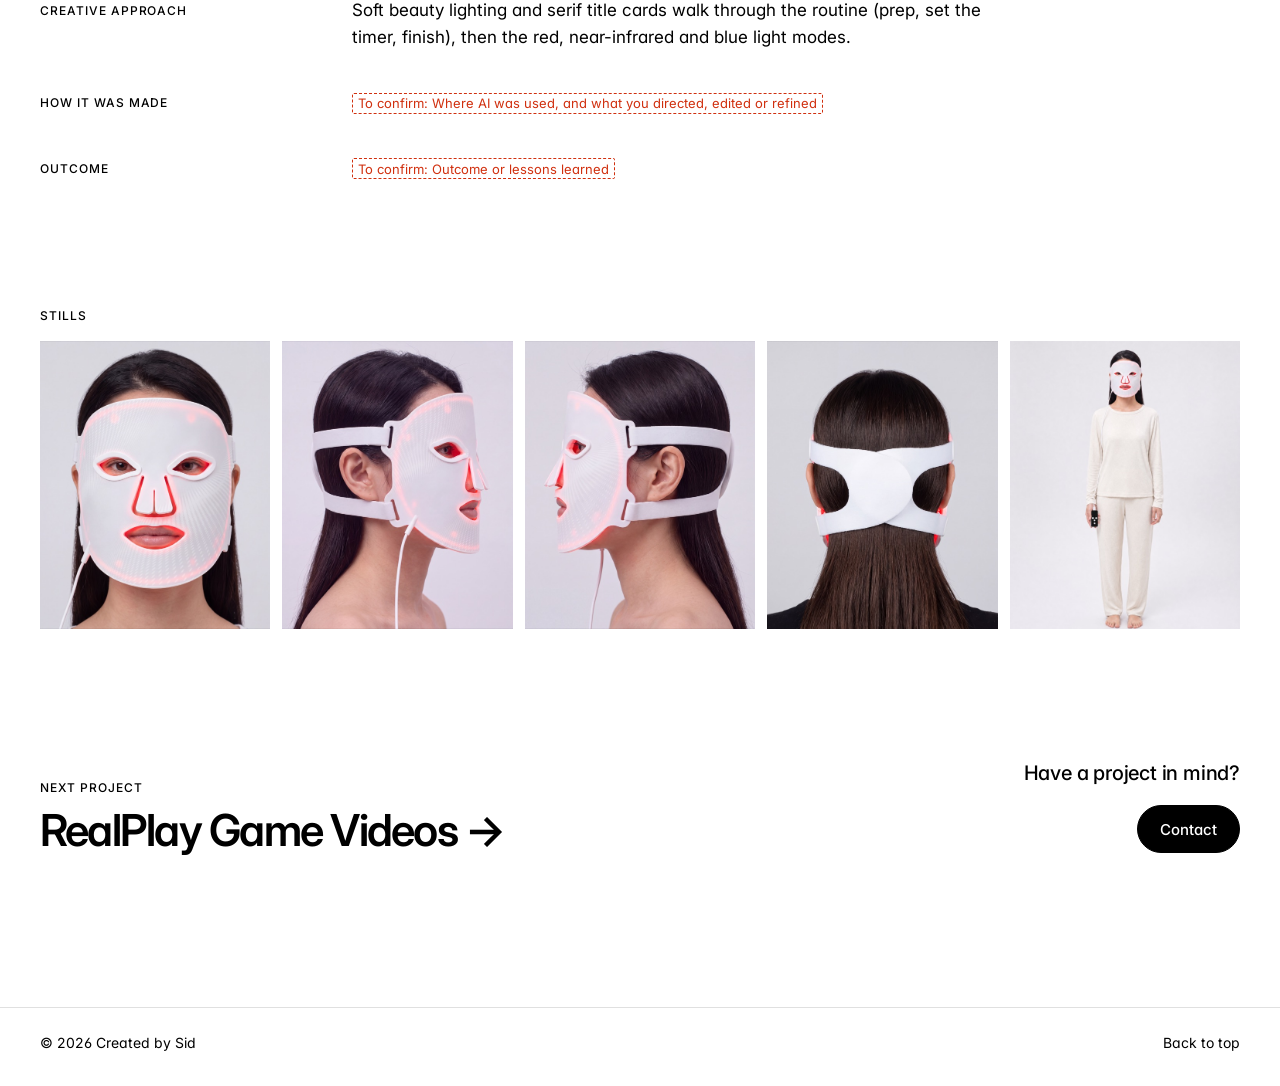
<file: projects/red-light-mask-product-education/index.html>
<!doctype html>
<html lang="en" class="no-js">
<head>
<meta name="robots" content="noindex, nofollow">
<meta charset="utf-8">
<meta name="viewport" content="width=device-width, initial-scale=1">
<title>Red Light Mask, Product Education | Created by Sid</title>
<meta name="description" content="Two vertical explainers for the SLF red light mask, on how to use it and on its light modes, plus product stills.">

<meta property="og:type" content="website">
<meta property="og:site_name" content="Created by Sid">
<meta property="og:title" content="Red Light Mask, Product Education | Created by Sid">
<meta property="og:description" content="Two vertical explainers for the SLF red light mask, on how to use it and on its light modes, plus product stills.">

<meta name="theme-color" content="#ffffff">
<link rel="icon" href="../../favicon.svg" type="image/svg+xml">
<link rel="preconnect" href="https://fonts.googleapis.com">
<link rel="preconnect" href="https://fonts.gstatic.com" crossorigin>
<link rel="stylesheet" href="https://fonts.googleapis.com/css2?family=Inter:wght@400..700&display=swap">
<link rel="stylesheet" href="../../styles.css?v=115389d5">
<script>document.documentElement.classList.replace('no-js','js')</script>
<script src="../../main.js?v=115389d5" defer></script>
</head>
<body>
<a class="skip" href="#main">Skip to content</a>
<header class="site-head">
  <div class="wrap site-head__in">
    <a class="brand" href="../../">Created by <strong>Sid</strong></a>
    <button class="nav-toggle" type="button" aria-expanded="false" aria-controls="site-nav">Menu</button>
    <nav id="site-nav" class="nav" aria-label="Main"><ul><li><a href="../../#projects">Projects</a></li><li><a href="../../#services">Services</a></li><li><a href="../../#about">About</a></li><li><a href="../../#contact">Contact</a></li></ul></nav>
  </div>
</header>
<main id="main">
<article class="case">
  <div class="wrap">
    <p class="crumbs"><a href="../../#projects"><span aria-hidden="true">←</span> All projects</a></p>
    <header class="case__head">
      <p class="slate"><span class="slate__cat">Branded</span><span>How-to and feature videos</span><span>2 videos</span></p>
      <h1 class="case__title">Red Light Mask, Product Education</h1>
      <p class="lede">Two vertical explainers for the SLF red light mask, on how to use it and on its light modes, plus product stills.</p>
    </header>
    <div class="case__media case__media--pair proj__media--n2"><figure class="player player--portrait" style="--ar:720/1280">
  <div class="player__frame">
    <img src="../../media/posters/30490-slf-rl-face-mask-how-to-1080x1920-sr-fv1-t1-360.jpg" srcset="../../media/posters/30490-slf-rl-face-mask-how-to-1080x1920-sr-fv1-t1-360.jpg 360w, ../../media/posters/30490-slf-rl-face-mask-how-to-1080x1920-sr-fv1-t1-720.jpg 720w" sizes="(min-width: 900px) 300px, 50vw" width="720" height="1280" alt="Title card &#x27;How To Use Your Red Light Therapy Mask&#x27; over a woman wearing the mask." fetchpriority="high">
    <a class="player__play" aria-label="Play video: How To, 00:20" href="../../media/video/30490-slf-rl-face-mask-how-to-1080x1920-sr-fv1.mp4" data-video="../../media/video/30490-slf-rl-face-mask-how-to-1080x1920-sr-fv1.mp4" data-poster="../../media/posters/30490-slf-rl-face-mask-how-to-1080x1920-sr-fv1-t1-720.jpg" data-w="720" data-h="1280">
      <span class="player__btn" aria-hidden="true"><svg viewBox="0 0 24 24" width="18" height="18"><path d="M7 4.5v15l13-7.5z" fill="currentColor"/></svg></span>
      <span class="player__label">Play<span class="sr-only"> video: How To</span></span>
    </a>
  </div>
  <figcaption class="player__cap"><span>How To</span><span class="num">00:20</span></figcaption>
</figure><figure class="player player--portrait" style="--ar:720/1280">
  <div class="player__frame">
    <img src="../../media/posters/reasons-to-love-face-mask-1080x1920-sr-fv1-t11.8-360.jpg" srcset="../../media/posters/reasons-to-love-face-mask-1080x1920-sr-fv1-t11.8-360.jpg 360w, ../../media/posters/reasons-to-love-face-mask-1080x1920-sr-fv1-t11.8-720.jpg 720w" sizes="(min-width: 900px) 300px, 50vw" width="720" height="1280" alt="A woman wears the mask lit in blue, with labels for red, near-infrared and blue light." loading="lazy" decoding="async">
    <a class="player__play" aria-label="Play video: Reasons to Love, 00:16" href="../../media/video/reasons-to-love-face-mask-1080x1920-sr-fv1.mp4" data-video="../../media/video/reasons-to-love-face-mask-1080x1920-sr-fv1.mp4" data-poster="../../media/posters/reasons-to-love-face-mask-1080x1920-sr-fv1-t11.8-720.jpg" data-w="720" data-h="1280">
      <span class="player__btn" aria-hidden="true"><svg viewBox="0 0 24 24" width="18" height="18"><path d="M7 4.5v15l13-7.5z" fill="currentColor"/></svg></span>
      <span class="player__label">Play<span class="sr-only"> video: Reasons to Love</span></span>
    </a>
  </div>
  <figcaption class="player__cap"><span>Reasons to Love</span><span class="num">00:16</span></figcaption>
</figure></div>
    <section class="case__sec case__overview" aria-labelledby="ov-title">
      <h2 id="ov-title" class="label">Overview</h2>
      <dl class="overview"><div><dt>Brief and audience</dt><dd><span class="todo">To confirm: Brief and intended audience</span></dd></div><div><dt>Collaborators</dt><dd><span class="todo">To confirm: Collaborators, or &#x27;Solo&#x27;</span></dd></div><div><dt>Type</dt><dd><span class="todo">To confirm: Client project, concept project or personal project?</span></dd></div><div><dt>Deliverables</dt><dd><ul class="plain"><li><span>How To</span><span class="num">00:20</span><span class="num">9:16</span><span class="num">1080×1920</span></li><li><span>Reasons to Love</span><span class="num">00:16</span><span class="num">9:16</span><span class="num">1080×1920</span></li></ul></dd></div></dl>
    </section>
    <section class="case__sec case__text" aria-labelledby="ap-title">
      <h2 id="ap-title" class="label">Creative approach</h2>
      <div><p>Soft beauty lighting and serif title cards walk through the routine (prep, set the timer, finish), then the red, near-infrared and blue light modes.</p></div>
      <h2 class="label">How it was made</h2>
      <div><p><span class="todo">To confirm: Where AI was used, and what you directed, edited or refined</span></p></div>
      <h2 class="label">Outcome</h2>
      <div><p><span class="todo">To confirm: Outcome or lessons learned</span></p></div>
    </section>
    <section class="case__sec" aria-labelledby="stills-title"><h2 id="stills-title" class="label">Stills</h2><ul class="stills"><li><a href="../../media/stills/slf-mask-1-1400.jpg"><img src="../../media/stills/slf-mask-1-600.jpg" srcset="../../media/stills/slf-mask-1-600.jpg 600w, ../../media/stills/slf-mask-1-1400.jpg 1400w" sizes="(min-width: 900px) 240px, 50vw" width="3712" height="4608" alt="Front view of a woman wearing the white LED mask, lit red at the eyes, nose and mouth." loading="lazy" decoding="async"></a></li><li><a href="../../media/stills/slf-mask-2-1400.jpg"><img src="../../media/stills/slf-mask-2-600.jpg" srcset="../../media/stills/slf-mask-2-600.jpg 600w, ../../media/stills/slf-mask-2-1400.jpg 1400w" sizes="(min-width: 900px) 240px, 50vw" width="3712" height="4608" alt="Right profile of the mask showing the head strap and cable." loading="lazy" decoding="async"></a></li><li><a href="../../media/stills/slf-mask-3-1400.jpg"><img src="../../media/stills/slf-mask-3-600.jpg" srcset="../../media/stills/slf-mask-3-600.jpg 600w, ../../media/stills/slf-mask-3-1400.jpg 1400w" sizes="(min-width: 900px) 240px, 50vw" width="3712" height="4608" alt="Left profile of the mask." loading="lazy" decoding="async"></a></li><li><a href="../../media/stills/slf-mask-4-1400.jpg"><img src="../../media/stills/slf-mask-4-600.jpg" srcset="../../media/stills/slf-mask-4-600.jpg 600w, ../../media/stills/slf-mask-4-1400.jpg 1400w" sizes="(min-width: 900px) 240px, 50vw" width="3712" height="4608" alt="Back view showing the mask&#x27;s wide crossover head strap." loading="lazy" decoding="async"></a></li><li><a href="../../media/stills/slf-mask-5-1400.jpg"><img src="../../media/stills/slf-mask-5-600.jpg" srcset="../../media/stills/slf-mask-5-600.jpg 600w, ../../media/stills/slf-mask-5-1400.jpg 1400w" sizes="(min-width: 900px) 240px, 50vw" width="1792" height="2304" alt="Full-length view of a woman in cream loungewear wearing the mask and holding its controller." loading="lazy" decoding="async"></a></li></ul></section>
    <nav class="case__foot" aria-label="Project">
      <a class="case__next" href="../realplay-game-videos/"><span class="label">Next project</span><span class="case__next-title">RealPlay Game Videos <span aria-hidden="true">→</span></span></a>
      <div class="case__cta"><p>Have a project in mind?</p><a class="btn btn--primary" href="../../#contact">Contact</a></div>
    </nav>
  </div>
</article>
</main>
<footer class="site-foot">
  <div class="wrap site-foot__in">
    <p>© 2026 Created by Sid</p>
    <a href="#main">Back to top</a>
  </div>
</footer>
</body>
</html>
</file>
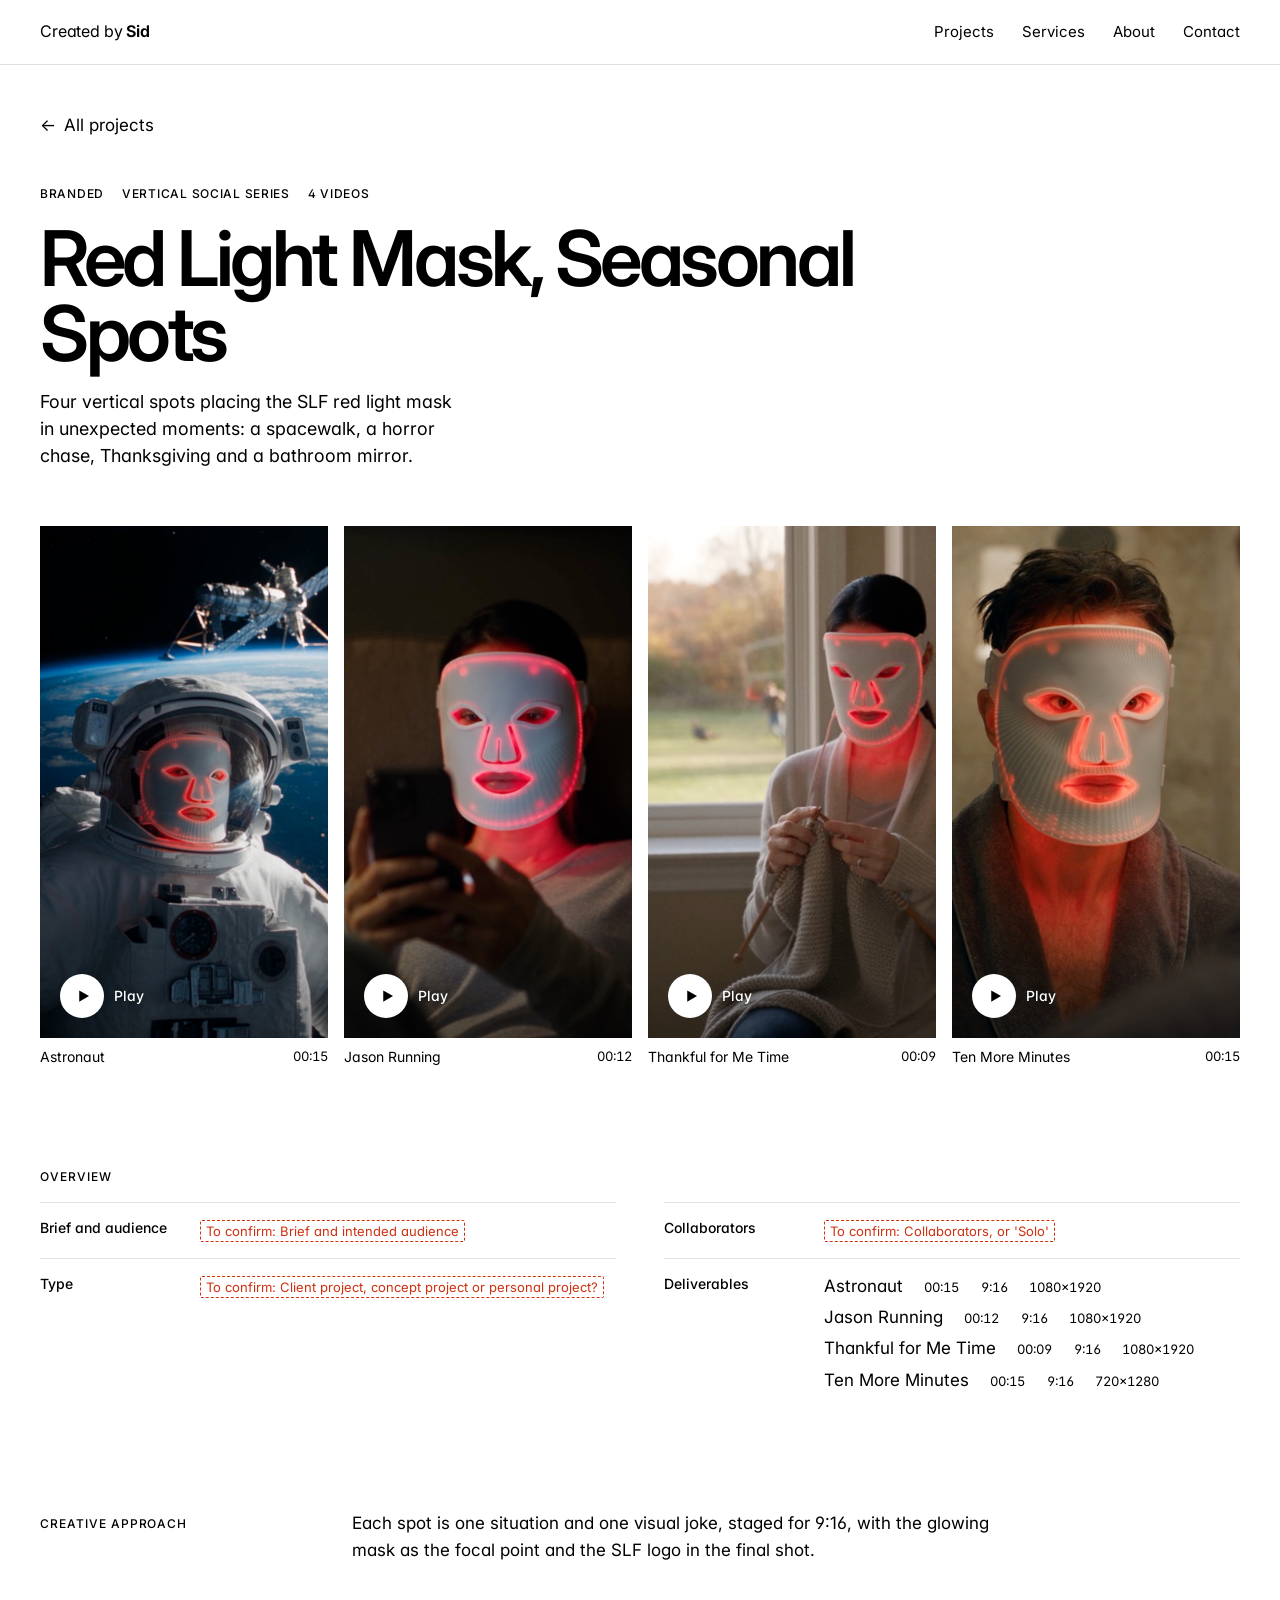
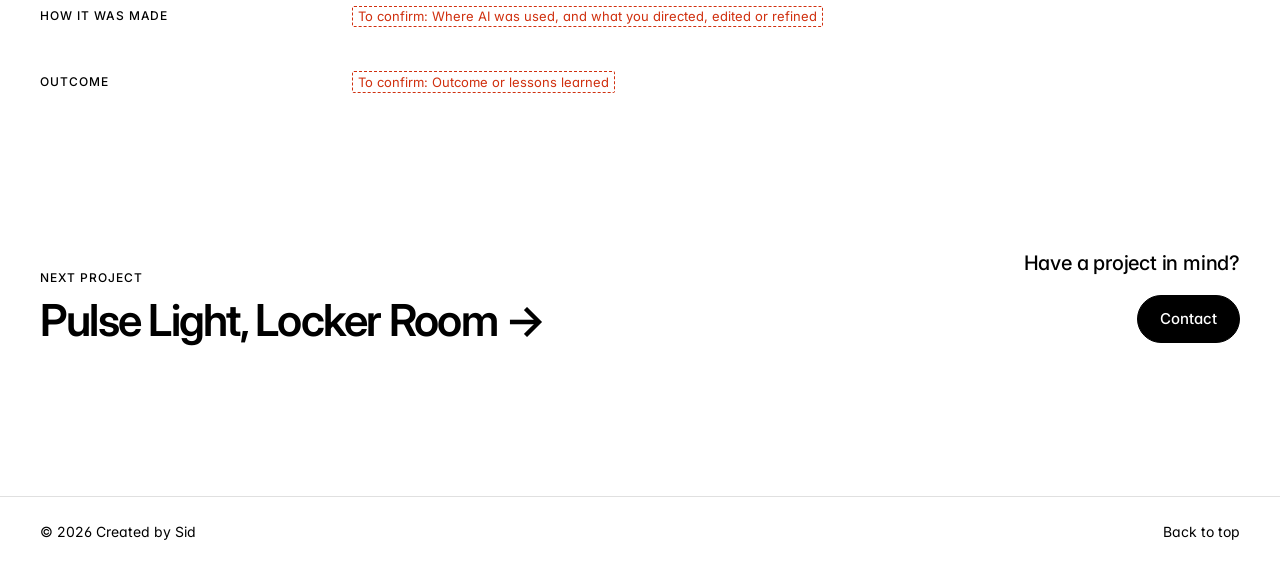
<file: projects/red-light-mask-seasonal-spots/index.html>
<!doctype html>
<html lang="en" class="no-js">
<head>
<meta name="robots" content="noindex, nofollow">
<meta charset="utf-8">
<meta name="viewport" content="width=device-width, initial-scale=1">
<title>Red Light Mask, Seasonal Spots | Created by Sid</title>
<meta name="description" content="Four vertical spots placing the SLF red light mask in unexpected moments: a spacewalk, a horror chase, Thanksgiving and a bathroom mirror.">

<meta property="og:type" content="website">
<meta property="og:site_name" content="Created by Sid">
<meta property="og:title" content="Red Light Mask, Seasonal Spots | Created by Sid">
<meta property="og:description" content="Four vertical spots placing the SLF red light mask in unexpected moments: a spacewalk, a horror chase, Thanksgiving and a bathroom mirror.">

<meta name="theme-color" content="#ffffff">
<link rel="icon" href="../../favicon.svg" type="image/svg+xml">
<link rel="preconnect" href="https://fonts.googleapis.com">
<link rel="preconnect" href="https://fonts.gstatic.com" crossorigin>
<link rel="stylesheet" href="https://fonts.googleapis.com/css2?family=Inter:wght@400..700&display=swap">
<link rel="stylesheet" href="../../styles.css?v=115389d5">
<script>document.documentElement.classList.replace('no-js','js')</script>
<script src="../../main.js?v=115389d5" defer></script>
</head>
<body>
<a class="skip" href="#main">Skip to content</a>
<header class="site-head">
  <div class="wrap site-head__in">
    <a class="brand" href="../../">Created by <strong>Sid</strong></a>
    <button class="nav-toggle" type="button" aria-expanded="false" aria-controls="site-nav">Menu</button>
    <nav id="site-nav" class="nav" aria-label="Main"><ul><li><a href="../../#projects">Projects</a></li><li><a href="../../#services">Services</a></li><li><a href="../../#about">About</a></li><li><a href="../../#contact">Contact</a></li></ul></nav>
  </div>
</header>
<main id="main">
<article class="case">
  <div class="wrap">
    <p class="crumbs"><a href="../../#projects"><span aria-hidden="true">←</span> All projects</a></p>
    <header class="case__head">
      <p class="slate"><span class="slate__cat">Branded</span><span>Vertical social series</span><span>4 videos</span></p>
      <h1 class="case__title">Red Light Mask, Seasonal Spots</h1>
      <p class="lede">Four vertical spots placing the SLF red light mask in unexpected moments: a spacewalk, a horror chase, Thanksgiving and a bathroom mirror.</p>
    </header>
    <div class="case__media case__media--series proj__media--n4"><figure class="player player--portrait" style="--ar:720/1280">
  <div class="player__frame">
    <img src="../../media/posters/red-light-mask-astronaut-1080x1920-sr-fv1-t11.3-360.jpg" srcset="../../media/posters/red-light-mask-astronaut-1080x1920-sr-fv1-t11.3-360.jpg 360w, ../../media/posters/red-light-mask-astronaut-1080x1920-sr-fv1-t11.3-720.jpg 720w" sizes="(min-width: 900px) 300px, 50vw" width="720" height="1280" alt="An astronaut above Earth, the red LED mask glowing inside the helmet visor." fetchpriority="high">
    <a class="player__play" aria-label="Play video: Astronaut, 00:15" href="../../media/video/red-light-mask-astronaut-1080x1920-sr-fv1.mp4" data-video="../../media/video/red-light-mask-astronaut-1080x1920-sr-fv1.mp4" data-poster="../../media/posters/red-light-mask-astronaut-1080x1920-sr-fv1-t11.3-720.jpg" data-w="720" data-h="1280">
      <span class="player__btn" aria-hidden="true"><svg viewBox="0 0 24 24" width="18" height="18"><path d="M7 4.5v15l13-7.5z" fill="currentColor"/></svg></span>
      <span class="player__label">Play<span class="sr-only"> video: Astronaut</span></span>
    </a>
  </div>
  <figcaption class="player__cap"><span>Astronaut</span><span class="num">00:15</span></figcaption>
</figure><figure class="player player--portrait" style="--ar:720/1280">
  <div class="player__frame">
    <img src="../../media/posters/jason-running-1080x1920-sr-v4-t5.8-360.jpg" srcset="../../media/posters/jason-running-1080x1920-sr-v4-t5.8-360.jpg 360w, ../../media/posters/jason-running-1080x1920-sr-v4-t5.8-720.jpg 720w" sizes="(min-width: 900px) 300px, 50vw" width="720" height="1280" alt="A woman on a sofa at night, wearing the glowing mask and looking at her phone." loading="lazy" decoding="async">
    <a class="player__play" aria-label="Play video: Jason Running, 00:12" href="../../media/video/jason-running-1080x1920-sr-v4.mp4" data-video="../../media/video/jason-running-1080x1920-sr-v4.mp4" data-poster="../../media/posters/jason-running-1080x1920-sr-v4-t5.8-720.jpg" data-w="720" data-h="1280">
      <span class="player__btn" aria-hidden="true"><svg viewBox="0 0 24 24" width="18" height="18"><path d="M7 4.5v15l13-7.5z" fill="currentColor"/></svg></span>
      <span class="player__label">Play<span class="sr-only"> video: Jason Running</span></span>
    </a>
  </div>
  <figcaption class="player__cap"><span>Jason Running</span><span class="num">00:12</span></figcaption>
</figure><figure class="player player--portrait" style="--ar:720/1280">
  <div class="player__frame">
    <img src="../../media/posters/thankful-for-me-time-slf-rl-mask-sr-1080x1920-fv1-t4.5-360.jpg" srcset="../../media/posters/thankful-for-me-time-slf-rl-mask-sr-1080x1920-fv1-t4.5-360.jpg 360w, ../../media/posters/thankful-for-me-time-slf-rl-mask-sr-1080x1920-fv1-t4.5-720.jpg 720w" sizes="(min-width: 900px) 300px, 50vw" width="720" height="1280" alt="A woman knits by a window wearing the glowing mask while a man chases a turkey across the lawn outside." loading="lazy" decoding="async">
    <a class="player__play" aria-label="Play video: Thankful for Me Time, 00:09" href="../../media/video/thankful-for-me-time-slf-rl-mask-sr-1080x1920-fv1.mp4" data-video="../../media/video/thankful-for-me-time-slf-rl-mask-sr-1080x1920-fv1.mp4" data-poster="../../media/posters/thankful-for-me-time-slf-rl-mask-sr-1080x1920-fv1-t4.5-720.jpg" data-w="720" data-h="1280">
      <span class="player__btn" aria-hidden="true"><svg viewBox="0 0 24 24" width="18" height="18"><path d="M7 4.5v15l13-7.5z" fill="currentColor"/></svg></span>
      <span class="player__label">Play<span class="sr-only"> video: Thankful for Me Time</span></span>
    </a>
  </div>
  <figcaption class="player__cap"><span>Thankful for Me Time</span><span class="num">00:09</span></figcaption>
</figure><figure class="player player--portrait" style="--ar:720/1280">
  <div class="player__frame">
    <img src="../../media/posters/slf-red-light-face-mask-ten-more-minutes-t3.8-360.jpg" srcset="../../media/posters/slf-red-light-face-mask-ten-more-minutes-t3.8-360.jpg 360w, ../../media/posters/slf-red-light-face-mask-ten-more-minutes-t3.8-720.jpg 720w" sizes="(min-width: 900px) 300px, 50vw" width="720" height="1280" alt="A man in a bathrobe wears the glowing mask in front of a bathroom mirror." loading="lazy" decoding="async">
    <a class="player__play" aria-label="Play video: Ten More Minutes, 00:15" href="../../media/video/slf-red-light-face-mask-ten-more-minutes.mp4" data-video="../../media/video/slf-red-light-face-mask-ten-more-minutes.mp4" data-poster="../../media/posters/slf-red-light-face-mask-ten-more-minutes-t3.8-720.jpg" data-w="720" data-h="1280">
      <span class="player__btn" aria-hidden="true"><svg viewBox="0 0 24 24" width="18" height="18"><path d="M7 4.5v15l13-7.5z" fill="currentColor"/></svg></span>
      <span class="player__label">Play<span class="sr-only"> video: Ten More Minutes</span></span>
    </a>
  </div>
  <figcaption class="player__cap"><span>Ten More Minutes</span><span class="num">00:15</span></figcaption>
</figure></div>
    <section class="case__sec case__overview" aria-labelledby="ov-title">
      <h2 id="ov-title" class="label">Overview</h2>
      <dl class="overview"><div><dt>Brief and audience</dt><dd><span class="todo">To confirm: Brief and intended audience</span></dd></div><div><dt>Collaborators</dt><dd><span class="todo">To confirm: Collaborators, or &#x27;Solo&#x27;</span></dd></div><div><dt>Type</dt><dd><span class="todo">To confirm: Client project, concept project or personal project?</span></dd></div><div><dt>Deliverables</dt><dd><ul class="plain"><li><span>Astronaut</span><span class="num">00:15</span><span class="num">9:16</span><span class="num">1080×1920</span></li><li><span>Jason Running</span><span class="num">00:12</span><span class="num">9:16</span><span class="num">1080×1920</span></li><li><span>Thankful for Me Time</span><span class="num">00:09</span><span class="num">9:16</span><span class="num">1080×1920</span></li><li><span>Ten More Minutes</span><span class="num">00:15</span><span class="num">9:16</span><span class="num">720×1280</span></li></ul></dd></div></dl>
    </section>
    <section class="case__sec case__text" aria-labelledby="ap-title">
      <h2 id="ap-title" class="label">Creative approach</h2>
      <div><p>Each spot is one situation and one visual joke, staged for 9:16, with the glowing mask as the focal point and the SLF logo in the final shot.</p></div>
      <h2 class="label">How it was made</h2>
      <div><p><span class="todo">To confirm: Where AI was used, and what you directed, edited or refined</span></p></div>
      <h2 class="label">Outcome</h2>
      <div><p><span class="todo">To confirm: Outcome or lessons learned</span></p></div>
    </section>
    
    <nav class="case__foot" aria-label="Project">
      <a class="case__next" href="../pulse-light-locker-room/"><span class="label">Next project</span><span class="case__next-title">Pulse Light, Locker Room <span aria-hidden="true">→</span></span></a>
      <div class="case__cta"><p>Have a project in mind?</p><a class="btn btn--primary" href="../../#contact">Contact</a></div>
    </nav>
  </div>
</article>
</main>
<footer class="site-foot">
  <div class="wrap site-foot__in">
    <p>© 2026 Created by Sid</p>
    <a href="#main">Back to top</a>
  </div>
</footer>
</body>
</html>
</file>
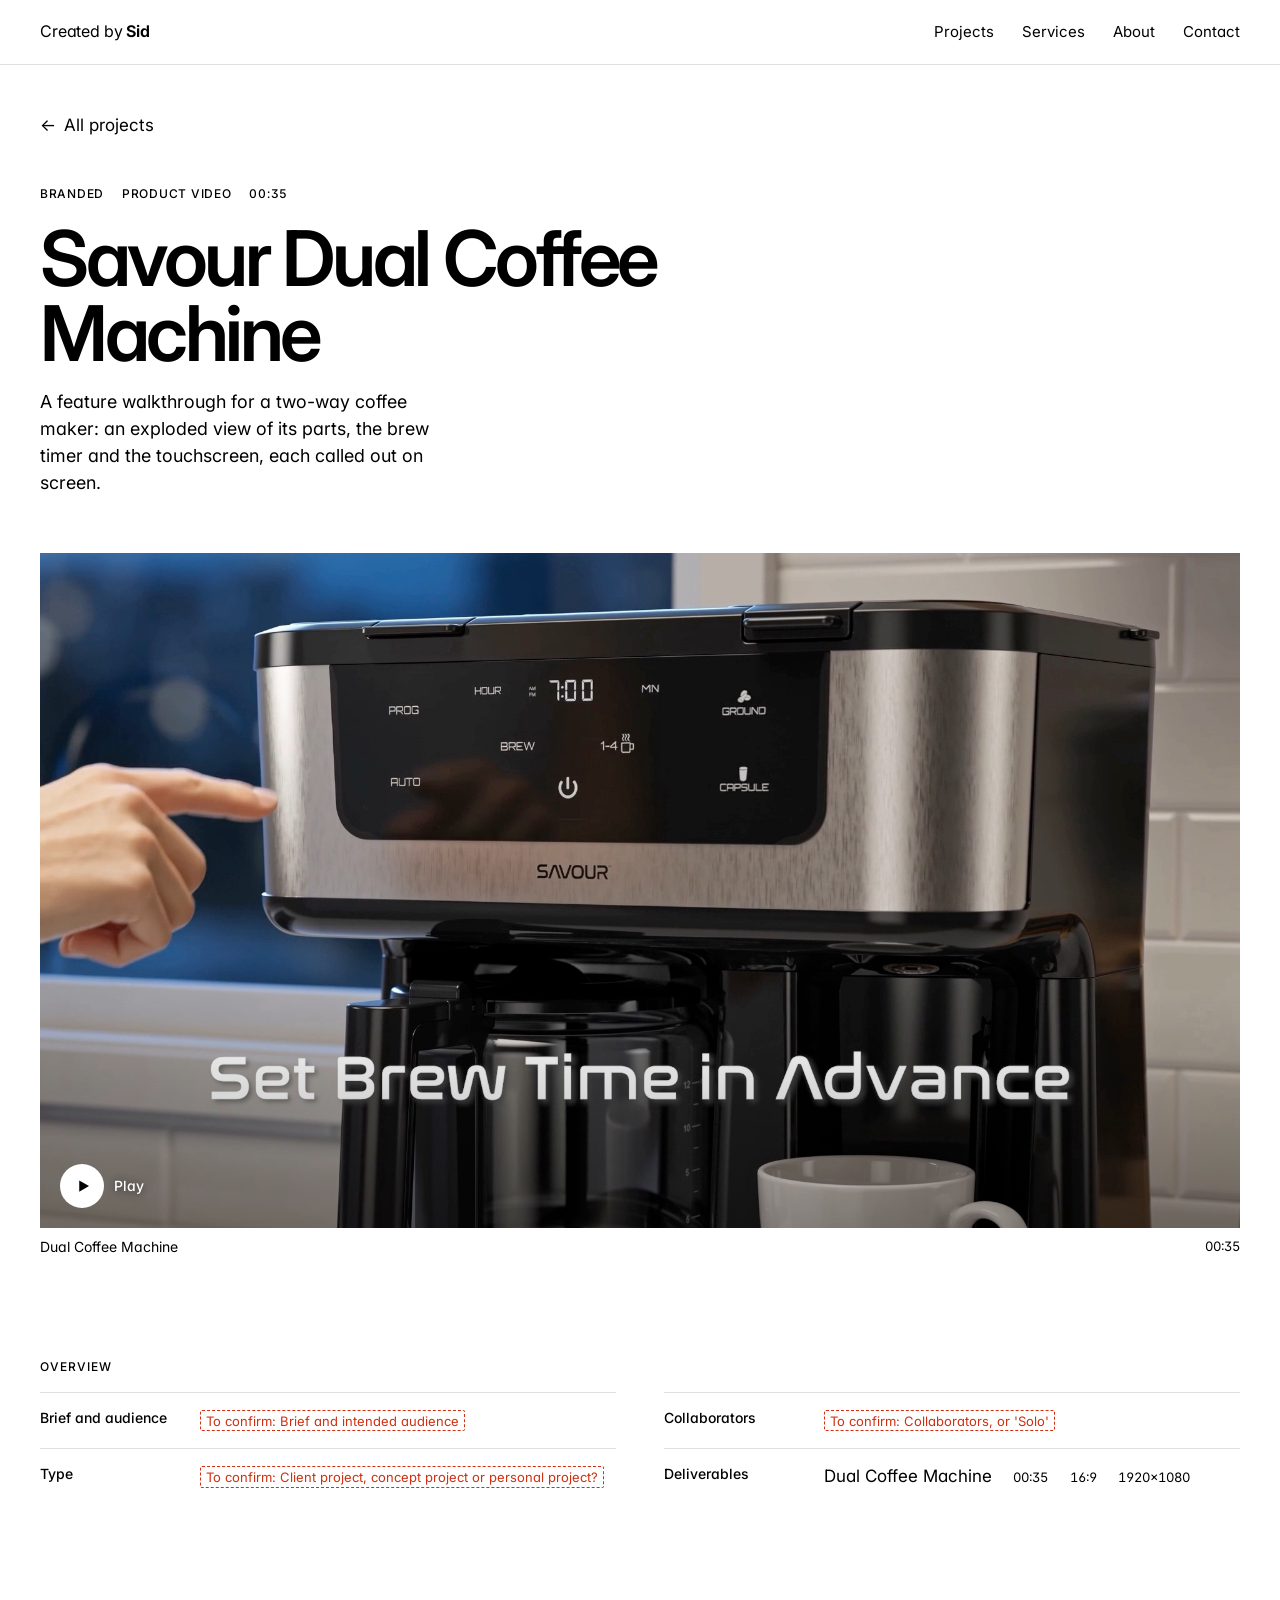
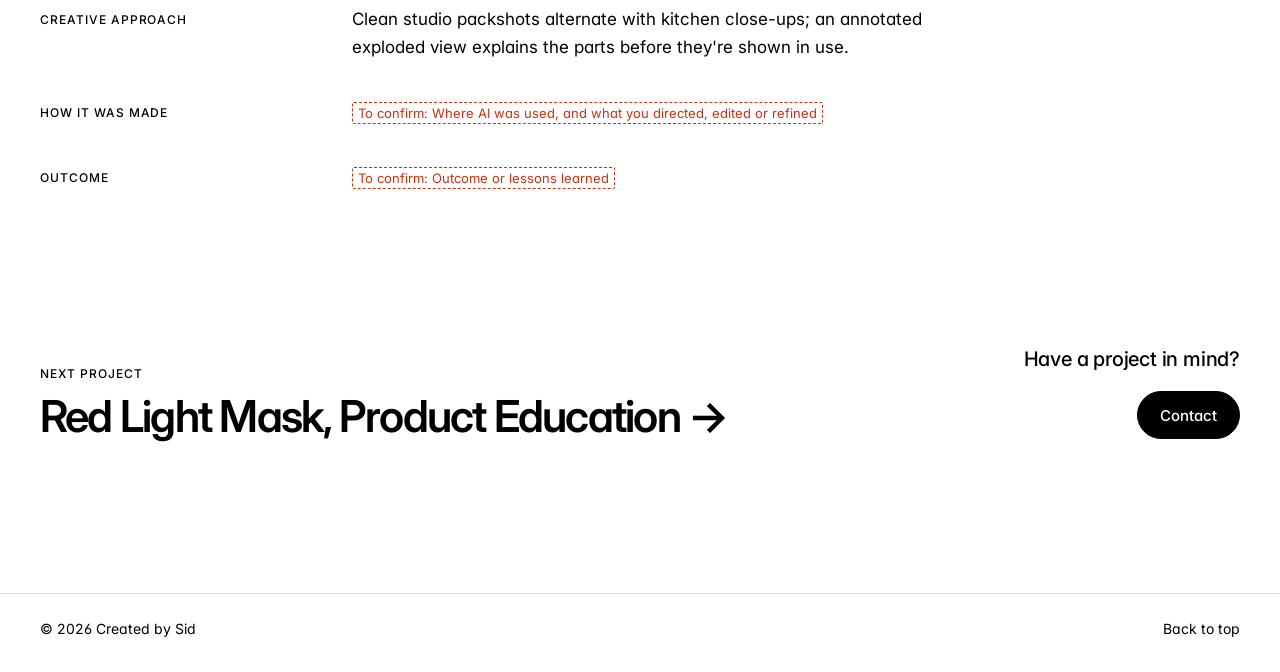
<file: projects/savour-dual-coffee-machine/index.html>
<!doctype html>
<html lang="en" class="no-js">
<head>
<meta name="robots" content="noindex, nofollow">
<meta charset="utf-8">
<meta name="viewport" content="width=device-width, initial-scale=1">
<title>Savour Dual Coffee Machine | Created by Sid</title>
<meta name="description" content="A feature walkthrough for a two-way coffee maker: an exploded view of its parts, the brew timer and the touchscreen, each called out on screen.">

<meta property="og:type" content="website">
<meta property="og:site_name" content="Created by Sid">
<meta property="og:title" content="Savour Dual Coffee Machine | Created by Sid">
<meta property="og:description" content="A feature walkthrough for a two-way coffee maker: an exploded view of its parts, the brew timer and the touchscreen, each called out on screen.">

<meta name="theme-color" content="#ffffff">
<link rel="icon" href="../../favicon.svg" type="image/svg+xml">
<link rel="preconnect" href="https://fonts.googleapis.com">
<link rel="preconnect" href="https://fonts.gstatic.com" crossorigin>
<link rel="stylesheet" href="https://fonts.googleapis.com/css2?family=Inter:wght@400..700&display=swap">
<link rel="stylesheet" href="../../styles.css?v=115389d5">
<script>document.documentElement.classList.replace('no-js','js')</script>
<script src="../../main.js?v=115389d5" defer></script>
</head>
<body>
<a class="skip" href="#main">Skip to content</a>
<header class="site-head">
  <div class="wrap site-head__in">
    <a class="brand" href="../../">Created by <strong>Sid</strong></a>
    <button class="nav-toggle" type="button" aria-expanded="false" aria-controls="site-nav">Menu</button>
    <nav id="site-nav" class="nav" aria-label="Main"><ul><li><a href="../../#projects">Projects</a></li><li><a href="../../#services">Services</a></li><li><a href="../../#about">About</a></li><li><a href="../../#contact">Contact</a></li></ul></nav>
  </div>
</header>
<main id="main">
<article class="case">
  <div class="wrap">
    <p class="crumbs"><a href="../../#projects"><span aria-hidden="true">←</span> All projects</a></p>
    <header class="case__head">
      <p class="slate"><span class="slate__cat">Branded</span><span>Product video</span><span>00:35</span></p>
      <h1 class="case__title">Savour Dual Coffee Machine</h1>
      <p class="lede">A feature walkthrough for a two-way coffee maker: an exploded view of its parts, the brew timer and the touchscreen, each called out on screen.</p>
    </header>
    <div class="case__media case__media--wide proj__media--n1"><figure class="player" style="--ar:1920/1080">
  <div class="player__frame">
    <img src="../../media/posters/30385-savour-dual-cm-1920x1080-fv1-t17.4-960.jpg" srcset="../../media/posters/30385-savour-dual-cm-1920x1080-fv1-t17.4-960.jpg 960w, ../../media/posters/30385-savour-dual-cm-1920x1080-fv1-t17.4-1920.jpg 1920w" sizes="(min-width: 1360px) 1280px, calc(100vw - 2 * var(--gutter))" width="1920" height="1080" alt="A finger presses the touchscreen on a stainless-steel coffee machine; caption reads &#x27;Set Brew Time in Advance&#x27;." fetchpriority="high">
    <a class="player__play" aria-label="Play video: Dual Coffee Machine, 00:35" href="../../media/video/30385-savour-dual-cm-1920x1080-fv1.mp4" data-video="../../media/video/30385-savour-dual-cm-1920x1080-fv1.mp4" data-poster="../../media/posters/30385-savour-dual-cm-1920x1080-fv1-t17.4-1920.jpg" data-w="1920" data-h="1080">
      <span class="player__btn" aria-hidden="true"><svg viewBox="0 0 24 24" width="18" height="18"><path d="M7 4.5v15l13-7.5z" fill="currentColor"/></svg></span>
      <span class="player__label">Play<span class="sr-only"> video: Dual Coffee Machine</span></span>
    </a>
  </div>
  <figcaption class="player__cap"><span>Dual Coffee Machine</span><span class="num">00:35</span></figcaption>
</figure></div>
    <section class="case__sec case__overview" aria-labelledby="ov-title">
      <h2 id="ov-title" class="label">Overview</h2>
      <dl class="overview"><div><dt>Brief and audience</dt><dd><span class="todo">To confirm: Brief and intended audience</span></dd></div><div><dt>Collaborators</dt><dd><span class="todo">To confirm: Collaborators, or &#x27;Solo&#x27;</span></dd></div><div><dt>Type</dt><dd><span class="todo">To confirm: Client project, concept project or personal project?</span></dd></div><div><dt>Deliverables</dt><dd><ul class="plain"><li><span>Dual Coffee Machine</span><span class="num">00:35</span><span class="num">16:9</span><span class="num">1920×1080</span></li></ul></dd></div></dl>
    </section>
    <section class="case__sec case__text" aria-labelledby="ap-title">
      <h2 id="ap-title" class="label">Creative approach</h2>
      <div><p>Clean studio packshots alternate with kitchen close-ups; an annotated exploded view explains the parts before they&#x27;re shown in use.</p></div>
      <h2 class="label">How it was made</h2>
      <div><p><span class="todo">To confirm: Where AI was used, and what you directed, edited or refined</span></p></div>
      <h2 class="label">Outcome</h2>
      <div><p><span class="todo">To confirm: Outcome or lessons learned</span></p></div>
    </section>
    
    <nav class="case__foot" aria-label="Project">
      <a class="case__next" href="../red-light-mask-product-education/"><span class="label">Next project</span><span class="case__next-title">Red Light Mask, Product Education <span aria-hidden="true">→</span></span></a>
      <div class="case__cta"><p>Have a project in mind?</p><a class="btn btn--primary" href="../../#contact">Contact</a></div>
    </nav>
  </div>
</article>
</main>
<footer class="site-foot">
  <div class="wrap site-foot__in">
    <p>© 2026 Created by Sid</p>
    <a href="#main">Back to top</a>
  </div>
</footer>
</body>
</html>
</file>
<file: styles.css>
/* Created by Sid — portfolio styles. Minimal: pure white, black type, Inter throughout. */

:root {
  --bg: #fff;
  --text: #000;
  --line: rgb(0 0 0 / 0.12);   /* hairlines only; never used for text */
  --frame: #fff;               /* empty media area before a poster loads */

  --font: "Inter", ui-sans-serif, system-ui, -apple-system, "Segoe UI", Roboto, sans-serif;

  --gutter: clamp(16px, 4vw, 40px);
  --max: 1440px;
  --head: 65px;            /* header height incl. border */
  --space: clamp(96px, 12vw, 176px);
  --ease: cubic-bezier(0.2, 0.7, 0.2, 1);
  color-scheme: light;
}

*, *::before, *::after { box-sizing: border-box; }
html { -webkit-text-size-adjust: 100%; scroll-padding-top: calc(var(--head) + 24px); }
@media (prefers-reduced-motion: no-preference) { html { scroll-behavior: smooth; } }
body {
  margin: 0;
  background: var(--bg);
  color: var(--text);
  font: 400 1.0625rem/1.6 var(--font);
  font-feature-settings: "cv11", "ss01";
  -webkit-font-smoothing: antialiased;
}
img, video { display: block; max-width: 100%; height: auto; }
h1, h2, h3, h4, p, ul, ol, dl, dd, figure { margin: 0; }
h1, h2, h3, h4 { font-weight: 600; letter-spacing: -0.02em; line-height: 1.1; }
ul, ol { padding: 0; list-style: none; }
button { font-family: inherit; }
a { color: inherit; text-underline-offset: 0.2em; text-decoration-thickness: 1px; }
:focus-visible { outline: 2px solid var(--text); outline-offset: 3px; border-radius: 2px; }
::selection { background: var(--text); color: var(--bg); }
[hidden] { display: none !important; }

.wrap { width: min(100% - 2 * var(--gutter), var(--max)); margin-inline: auto; }
.sr-only {
  position: absolute; width: 1px; height: 1px; padding: 0; margin: -1px;
  overflow: hidden; clip: rect(0 0 0 0); white-space: nowrap; border: 0;
}
.num { font-variant-numeric: tabular-nums; }
.label {
  font-size: 0.75rem; font-weight: 500; line-height: 1.4;
  letter-spacing: 0.08em; text-transform: uppercase;
}

/* Placeholder marker: deliberately visible until content is confirmed (never ships). */
.todo {
  font-size: 0.8125rem; line-height: 1.4; color: #d0300f;
  border: 1px dashed currentColor; border-radius: 2px;
  padding: 0.05em 0.4em; display: inline-block;
}

.skip {
  position: absolute; left: var(--gutter); top: -100px; z-index: 100;
  background: var(--text); color: var(--bg); padding: 12px 16px; font-weight: 500;
}
.skip:focus { top: 12px; }

/* ---------- header ---------- */
.site-head {
  position: sticky; top: 0; z-index: 50;
  background: rgb(255 255 255 / 0.96);
  border-bottom: 1px solid var(--line);
}
@supports (backdrop-filter: blur(8px)) {
  .site-head { background: rgb(255 255 255 / 0.85); backdrop-filter: blur(10px); }
}
.site-head__in { display: flex; align-items: center; justify-content: space-between; gap: 16px; min-height: 64px; }
.brand { font-size: 1rem; font-weight: 400; text-decoration: none; letter-spacing: -0.01em; padding: 12px 0; }
.brand strong { font-weight: 650; }
.nav ul { display: flex; flex-wrap: wrap; gap: 4px 28px; }
.nav a { display: inline-block; padding: 12px 0; text-decoration: none; font-size: 0.9375rem; }
.nav-toggle { display: none; }

@media (max-width: 639px) {
  .js .nav-toggle {
    display: inline-flex; align-items: center; justify-content: center;
    min-height: 44px; min-width: 84px; padding: 0 14px;
    background: none; color: var(--text); border: 1px solid var(--text); border-radius: 999px;
    font-size: 0.875rem; font-weight: 500; cursor: pointer;
  }
  /* Dropdown overlays the page (no layout shift). Height eases open; links fade in just behind it.
     Closing fades the links first, then folds the panel.
     The header's bottom line is the panel's own border: closed, the panel is 0 tall so the line sits
     under the header; it then rides the panel's bottom edge with the same timing and easing. */
  .js .site-head { border-bottom: 0; }
  .js .nav {
    position: absolute; left: 0; right: 0; top: 100%;
    display: grid; grid-template-rows: 0fr;
    background: var(--bg);
    border-bottom: 1px solid var(--line);
    transition: grid-template-rows 0.34s cubic-bezier(0.4, 0, 0.2, 1);
  }
  .js .nav > ul {
    min-height: 0; overflow: hidden;
    flex-direction: column; flex-wrap: nowrap; gap: 0;
    padding-inline: var(--gutter);
    opacity: 0; transform: translateY(-6px);
    visibility: hidden;
    transition: opacity 0.18s ease, transform 0.34s cubic-bezier(0.4, 0, 0.2, 1), visibility 0s linear 0.34s;
  }
  .js .nav li:first-child { padding-top: 8px; }
  .js .nav li:last-child { padding-bottom: 16px; }
  .js .nav a { display: block; padding: 12px 0; font-size: 1.25rem; }
  .js .site-head.is-open .nav {
    grid-template-rows: 1fr;
    transition: grid-template-rows 0.42s cubic-bezier(0.22, 1, 0.36, 1);
  }
  .js .site-head.is-open .nav > ul {
    opacity: 1; transform: none; visibility: visible;
    transition: opacity 0.3s ease 0.06s, transform 0.42s cubic-bezier(0.22, 1, 0.36, 1), visibility 0s;
  }
  .no-js .site-head__in { flex-wrap: wrap; padding-block: 8px; }
  .no-js .nav ul { gap: 0 20px; }
}

/* ---------- buttons ---------- */
.actions { display: flex; flex-wrap: wrap; gap: 12px; }
.btn {
  display: inline-flex; align-items: center; justify-content: center;
  min-height: 48px; padding: 0 22px;
  border: 1px solid var(--text); border-radius: 999px;
  font-size: 0.9375rem; font-weight: 500; line-height: 1; text-decoration: none; color: var(--text);
  transition: background-color 0.15s, color 0.15s;
}
.btn:hover { background: var(--text); color: var(--bg); }
.btn--primary { background: var(--text); color: var(--bg); }
.btn--primary:hover { background: var(--bg); color: var(--text); }

/* ---------- slate: category and facts, in one quiet line, separated by space ---------- */
.slate {
  display: flex; flex-wrap: wrap; align-items: center; gap: 4px 1.5em;
  font-size: 0.75rem; font-weight: 500; line-height: 1.4; letter-spacing: 0.06em; text-transform: uppercase;
  font-variant-numeric: tabular-nums;
}

.more {
  display: inline-flex; align-items: center; gap: 6px; flex: none;
  min-height: 44px; font-weight: 500; text-decoration: underline;
}
.lede { font-size: clamp(1.0625rem, 1.4vw, 1.25rem); line-height: 1.5; max-width: 38ch; }

/* ---------- landing: intro + featured video that always fits the viewport ---------- */
.hero {
  display: flex; flex-direction: column;
  height: max(600px, calc(100vh - var(--head)));
  height: max(600px, calc(100svh - var(--head)));
  padding: clamp(32px, 6vh, 72px) 0 clamp(16px, 3vh, 32px);
  gap: clamp(24px, 4vh, 48px);
}
.hero__intro { flex: none; display: grid; gap: 20px 48px; }
.hero__title {
  font-size: clamp(2.5rem, 6vw, 6rem); font-weight: 600; line-height: 0.95; letter-spacing: -0.045em;
}
.hero__aside { display: grid; gap: 20px; }
@media (min-width: 1200px) {
  .hero__intro { grid-template-columns: auto minmax(0, 26rem); justify-content: space-between; align-items: end; }
}
.hero__stage {
  flex: 1 1 0; min-height: 220px;
  container-type: size;
  --cap-h: 104px;          /* room reserved for the caption under the video */
}
.hero__stage--portrait { --cap-h: 128px; }
@media (min-width: 900px) { .hero__stage { --cap-h: 64px; } .hero__stage--portrait { --cap-h: 104px; } }
.hero__feature { width: 100%; }
@supports (width: 1cqh) {
  /* Largest size that fits the available width and height at the video's own ratio. */
  .hero__feature { width: min(100cqw, (100cqh - var(--cap-h)) * var(--ar)); }
}
.hero__feature .player__frame { max-height: none; }
.hero__cap {
  display: flex; flex-wrap: wrap; align-items: center; gap: 2px 24px; padding-top: 12px;
}
.hero__cap .slate { flex-basis: 100%; }
.hero__cap-title { font-size: 1.125rem; font-weight: 600; letter-spacing: -0.01em; margin-right: auto; }
.hero__cap-title a { text-decoration: none; }
@media (min-width: 900px) { .hero__stage:not(.hero__stage--portrait) .hero__cap .slate { flex-basis: auto; } }
/* A vertical featured video on a landscape screen: caption sits beside it, video uses the full height. */
@media (min-aspect-ratio: 4/5) {
  .hero__stage--portrait .hero__feature { display: flex; align-items: flex-end; gap: 32px; width: 100%; }
  .hero__stage--portrait .player { flex: none; width: min(55%, 100cqh * var(--ar)); }
  .hero__stage--portrait .hero__cap { flex: 1; min-width: 0; max-width: 24rem; padding: 0 0 4px; }
  .hero__stage--portrait .hero__cap .slate { flex-basis: 100%; }
}
/* Portrait screens: the video is limited by width, so let the landing size to its content
   (a fixed height would only add empty space). Portrait videos still fit within the viewport. */
@media (max-aspect-ratio: 4/5) {
  .hero { height: auto; }
  .hero__stage { flex: none; min-height: 0; container-type: normal; }
  .hero__feature { width: min(100%, (100vh - var(--head) - 200px) * var(--ar)); }
  .hero__feature { width: min(100%, (100svh - var(--head) - 200px) * var(--ar)); }
}

.reel { padding-top: var(--space); }

/* ---------- player ---------- */
.player { position: relative; min-width: 0; }
.player__frame {
  position: relative; overflow: hidden;
  aspect-ratio: var(--ar);
  background: var(--frame);
}
.player--portrait .player__frame { max-height: 82svh; margin-inline: auto; }
.player__frame > img, .player__frame > video {
  width: 100%; height: 100%; object-fit: contain; background: #000;
}
.player__frame > img { background: var(--frame); }
.player__frame > iframe { display: block; width: 100%; height: 100%; border: 0; background: #000; }
.player__play {
  position: absolute; inset: 0;
  display: flex; align-items: flex-end; justify-content: flex-start;
  padding: clamp(10px, 2vw, 20px);
  color: #fff; text-decoration: none;
  background: linear-gradient(to top, rgb(0 0 0 / 0.35), transparent 35%);
}
.player__play:focus-visible { outline: 2px solid #fff; outline-offset: -4px; }
.player__btn {
  display: inline-grid; place-items: center; flex: none;
  width: 44px; height: 44px; border-radius: 50%;
  background: #fff; color: #000;
  transition: transform 0.18s ease;
}
.player__btn svg { margin-left: 2px; }
.player__play:hover .player__btn, .player__play:focus-visible .player__btn { transform: scale(1.08); }
.player__label {
  margin-left: 10px; line-height: 44px; font-size: 0.875rem; font-weight: 500; white-space: nowrap;
  text-shadow: 0 1px 8px rgb(0 0 0 / 0.6); font-variant-numeric: tabular-nums;
}
.player__label .num { margin-left: 4px; }
.player__cap {
  display: flex; justify-content: space-between; gap: 2px 12px; flex-wrap: wrap;
  padding-top: 10px; font-size: 0.875rem; line-height: 1.35;
}
.player__cap .num { font-size: 0.8125rem; }

.player__frame.is-loading::after {
  content: ""; position: absolute; top: 50%; left: 50%;
  width: 36px; height: 36px; margin: -18px 0 0 -18px;
  border: 2px solid rgb(255 255 255 / 0.25); border-top-color: #fff; border-radius: 50%;
  animation: spin 0.8s linear infinite; pointer-events: none;
}
@keyframes spin { to { transform: rotate(360deg); } }
.player__error {
  position: absolute; inset: 0; display: grid; place-content: center; gap: 10px;
  padding: 16px; text-align: center; background: var(--bg); color: var(--text); font-size: 0.9375rem;
}

/* ---------- sections ---------- */
.section { padding-top: var(--space); }
.section__head {
  display: flex; flex-wrap: wrap; justify-content: space-between; align-items: end; gap: 16px 24px;
  margin-bottom: clamp(40px, 6vw, 80px);
}
.section__head h2 { font-size: clamp(2rem, 4.5vw, 3.5rem); font-weight: 600; letter-spacing: -0.04em; line-height: 1; }

.filters { display: flex; flex-wrap: wrap; gap: 4px 20px; }
.filter {
  min-height: 40px; padding: 0; cursor: pointer;
  background: none; color: var(--text); border: 0;
  font-size: 0.9375rem; font-weight: 400; text-underline-offset: 0.3em;
}
.filter[aria-pressed="true"] { font-weight: 600; text-decoration: underline; text-decoration-thickness: 2px; }

/* ---------- projects ---------- */
.projects { display: grid; gap: clamp(80px, 10vw, 144px); }
.proj { display: grid; gap: 24px; min-width: 0; }
.proj__meta { display: grid; gap: 12px; align-content: start; justify-items: start; min-width: 0; }
.proj__title { font-size: clamp(1.5rem, 2.6vw, 2.25rem); letter-spacing: -0.03em; }
.proj__title a { text-decoration: none; }
.proj__summary { max-width: 52ch; }

.proj__media { display: grid; gap: 16px; min-width: 0; }
.proj__media--n2 { grid-template-columns: repeat(2, minmax(0, 1fr)); }
.proj__media--n3, .proj__media--n4 { grid-template-columns: repeat(2, minmax(0, 1fr)); gap: 20px 12px; }
/* A group of landscape films: one column on phones, then a 2 x 2 grid. */
.proj--grid .proj__media, .case__media--grid { grid-template-columns: minmax(0, 1fr); gap: 24px 16px; }
@media (min-width: 600px) {
  .proj--series .proj__media, .case .case__media--series { grid-template-columns: repeat(4, minmax(0, 1fr)); }
  .proj--grid .proj__media, .case__media--grid { grid-template-columns: repeat(2, minmax(0, 1fr)); }
  .proj--pair .proj__media, .proj--tall .proj__media { max-width: 640px; }
}

@media (min-width: 900px) {
  .proj { grid-template-columns: repeat(12, minmax(0, 1fr)); gap: 32px 48px; }
  /* Wide: media full width, meta laid out as a row beneath. */
  .proj--wide .proj__media { grid-column: 1 / -1; }
  .proj--wide .proj__meta { grid-column: 1 / -1; grid-template-columns: repeat(12, minmax(0, 1fr)); column-gap: 48px; }
  .proj--wide .proj__meta > .slate { grid-column: 1 / -1; }
  .proj--wide .proj__title { grid-column: 1 / 6; grid-row: span 2; }
  .proj--wide .proj__summary, .proj--wide .more { grid-column: 6 / -1; }
  /* Series, grids and pairs: meta left, media right. */
  .proj--series .proj__meta, .proj--grid .proj__meta, .proj--pair .proj__meta { grid-column: 1 / 5; grid-row: 1; position: sticky; top: calc(var(--head) + 32px); }
  .proj--series .proj__media, .proj--grid .proj__media { grid-column: 5 / -1; }
  .proj--pair .proj__media { grid-column: 6 / -1; max-width: none; }
  /* Single vertical: media left, meta right. */
  .proj--tall .proj__media { grid-column: 1 / 6; max-width: none; }
  .proj--tall .proj__meta { grid-column: 7 / -1; align-self: center; }
}

/* ---------- services ---------- */
.services { display: grid; gap: 40px 48px; }
.services h3 { font-size: 1.25rem; margin-bottom: 8px; }
.services p { max-width: 42ch; }
@media (min-width: 768px) { .services { grid-template-columns: repeat(2, minmax(0, 1fr)); } }

.process__label { margin: clamp(64px, 8vw, 104px) 0 24px; }
.process { display: grid; gap: 24px; counter-reset: step; }
.process h3 { font-size: 1.0625rem; letter-spacing: -0.01em; margin-bottom: 4px; }
.process h3::before { counter-increment: step; content: counter(step) ". "; font-variant-numeric: tabular-nums; }
.process p { font-size: 0.9375rem; }
@media (min-width: 1024px) { .process { grid-template-columns: repeat(5, minmax(0, 1fr)); gap: 0 32px; } }

/* ---------- about ---------- */
.about__body { display: grid; gap: 20px; max-width: 40rem; }
.about__body p { font-size: clamp(1.0625rem, 1.4vw, 1.1875rem); line-height: 1.6; }
.about__portrait { width: min(320px, 100%); }
@media (min-width: 1024px) {
  .about { display: grid; grid-template-columns: repeat(12, minmax(0, 1fr)); column-gap: 48px; }
  .about .section__head { grid-column: 1 / -1; }
  .about__body { grid-column: 5 / 12; }
}
.links { display: flex; flex-wrap: wrap; gap: 8px 28px; }
.links a { display: inline-block; padding: 10px 0; font-weight: 500; }
.tools { font-size: 1rem !important; }
.tools .label { margin-right: 10px; }

/* ---------- contact ---------- */
.contact { padding-bottom: var(--space); }
.contact .wrap { display: grid; gap: 22px; justify-items: start; }
.contact__title { font-size: clamp(2.5rem, 6vw, 5rem); font-weight: 600; line-height: 1; letter-spacing: -0.045em; max-width: 14ch; }
.contact__body { max-width: 44ch; font-size: 1.125rem; }
.email { display: flex; flex-wrap: wrap; align-items: center; gap: 12px 16px; font-size: clamp(1.25rem, 3vw, 2rem); font-weight: 500; letter-spacing: -0.02em; max-width: 100%; }
.email a { overflow-wrap: anywhere; user-select: all; }
.copy {
  min-height: 40px; padding: 0 16px; border-radius: 999px; cursor: pointer;
  background: none; color: var(--text); border: 1px solid var(--text); font-size: 0.875rem; font-weight: 500; letter-spacing: 0;
}
.copy:hover { background: var(--text); color: var(--bg); }
.copy-status { font-size: 0.8125rem; letter-spacing: 0; }

/* ---------- case study ---------- */
.case { padding-top: clamp(16px, 3vw, 40px); }
.crumbs a { display: inline-flex; gap: 8px; min-height: 44px; align-items: center; text-decoration: none; }
.case__head { display: grid; gap: 18px; padding: clamp(16px, 3vw, 40px) 0 clamp(32px, 5vw, 56px); }
.case__title { font-size: clamp(2.5rem, 6vw, 5rem); font-weight: 600; line-height: 0.98; letter-spacing: -0.045em; max-width: 18ch; }
.case__media { display: grid; gap: 28px 16px; }
.case__media--series, .case__media--pair { grid-template-columns: repeat(2, minmax(0, 1fr)); }
.case__media--tall { max-width: 460px; }
@media (min-width: 900px) {
  .case__media--pair { max-width: 760px; }
  .case__media--wide.proj__media--n2 { grid-template-columns: repeat(2, minmax(0, 1fr)); }
}
.case__sec { margin-top: clamp(64px, 8vw, 112px); }
.overview { display: grid; gap: 0 48px; margin-top: 16px; }
.overview > div { display: grid; gap: 4px; padding: 14px 0; border-top: 1px solid var(--line); min-width: 0; }
.overview dt { font-size: 0.875rem; font-weight: 500; }
.overview .plain { display: grid; gap: 4px; }
.overview .plain li { display: flex; flex-wrap: wrap; align-items: baseline; gap: 0 1.25em; }
.overview .plain .num { font-size: 0.8125rem; }
@media (min-width: 768px) {
  .overview { grid-template-columns: repeat(2, minmax(0, 1fr)); }
  .overview > div { grid-template-columns: 9rem minmax(0, 1fr); gap: 16px; }
}
.case__text { display: grid; gap: 14px 48px; }
.case__text > div { max-width: 40rem; margin-bottom: 24px; font-size: 1.0625rem; }
@media (min-width: 900px) {
  .case__text { grid-template-columns: repeat(12, minmax(0, 1fr)); }
  .case__text > h2 { grid-column: 1 / 4; padding-top: 6px; }
  .case__text > div { grid-column: 4 / -1; }
}
.stills { display: grid; grid-template-columns: repeat(2, minmax(0, 1fr)); gap: 12px; margin-top: 16px; }
.stills img { width: 100%; aspect-ratio: 4 / 5; object-fit: cover; background: var(--frame); }
@media (min-width: 768px) { .stills { grid-template-columns: repeat(5, minmax(0, 1fr)); } }

.case__foot {
  margin: clamp(80px, 10vw, 144px) 0 var(--space);
  display: grid; gap: 40px;
}
.case__next { display: grid; gap: 10px; text-decoration: none; }
.case__next-title { font-size: clamp(1.75rem, 4vw, 2.75rem); font-weight: 600; letter-spacing: -0.04em; line-height: 1.05; }
.case__cta { display: grid; gap: 16px; justify-items: start; }
.case__cta p { font-size: 1.25rem; font-weight: 500; letter-spacing: -0.01em; }
@media (min-width: 900px) {
  .case__foot { grid-template-columns: 1fr auto; align-items: end; }
  .case__cta { justify-items: end; text-align: right; }
}

/* ---------- footer ---------- */
.site-foot { border-top: 1px solid var(--line); }
.site-foot__in { display: flex; flex-wrap: wrap; justify-content: space-between; align-items: center; gap: 8px 24px; padding: 24px 0 32px; font-size: 0.875rem; }
.site-foot a { display: inline-flex; align-items: center; min-height: 44px; margin-block: -12px; text-decoration: none; }

@media (prefers-reduced-motion: reduce) {
  *, *::before, *::after { transition: none !important; animation: none !important; }
  .player__frame.is-loading::after { border-color: #fff; border-right-color: transparent; }
}
</file>
